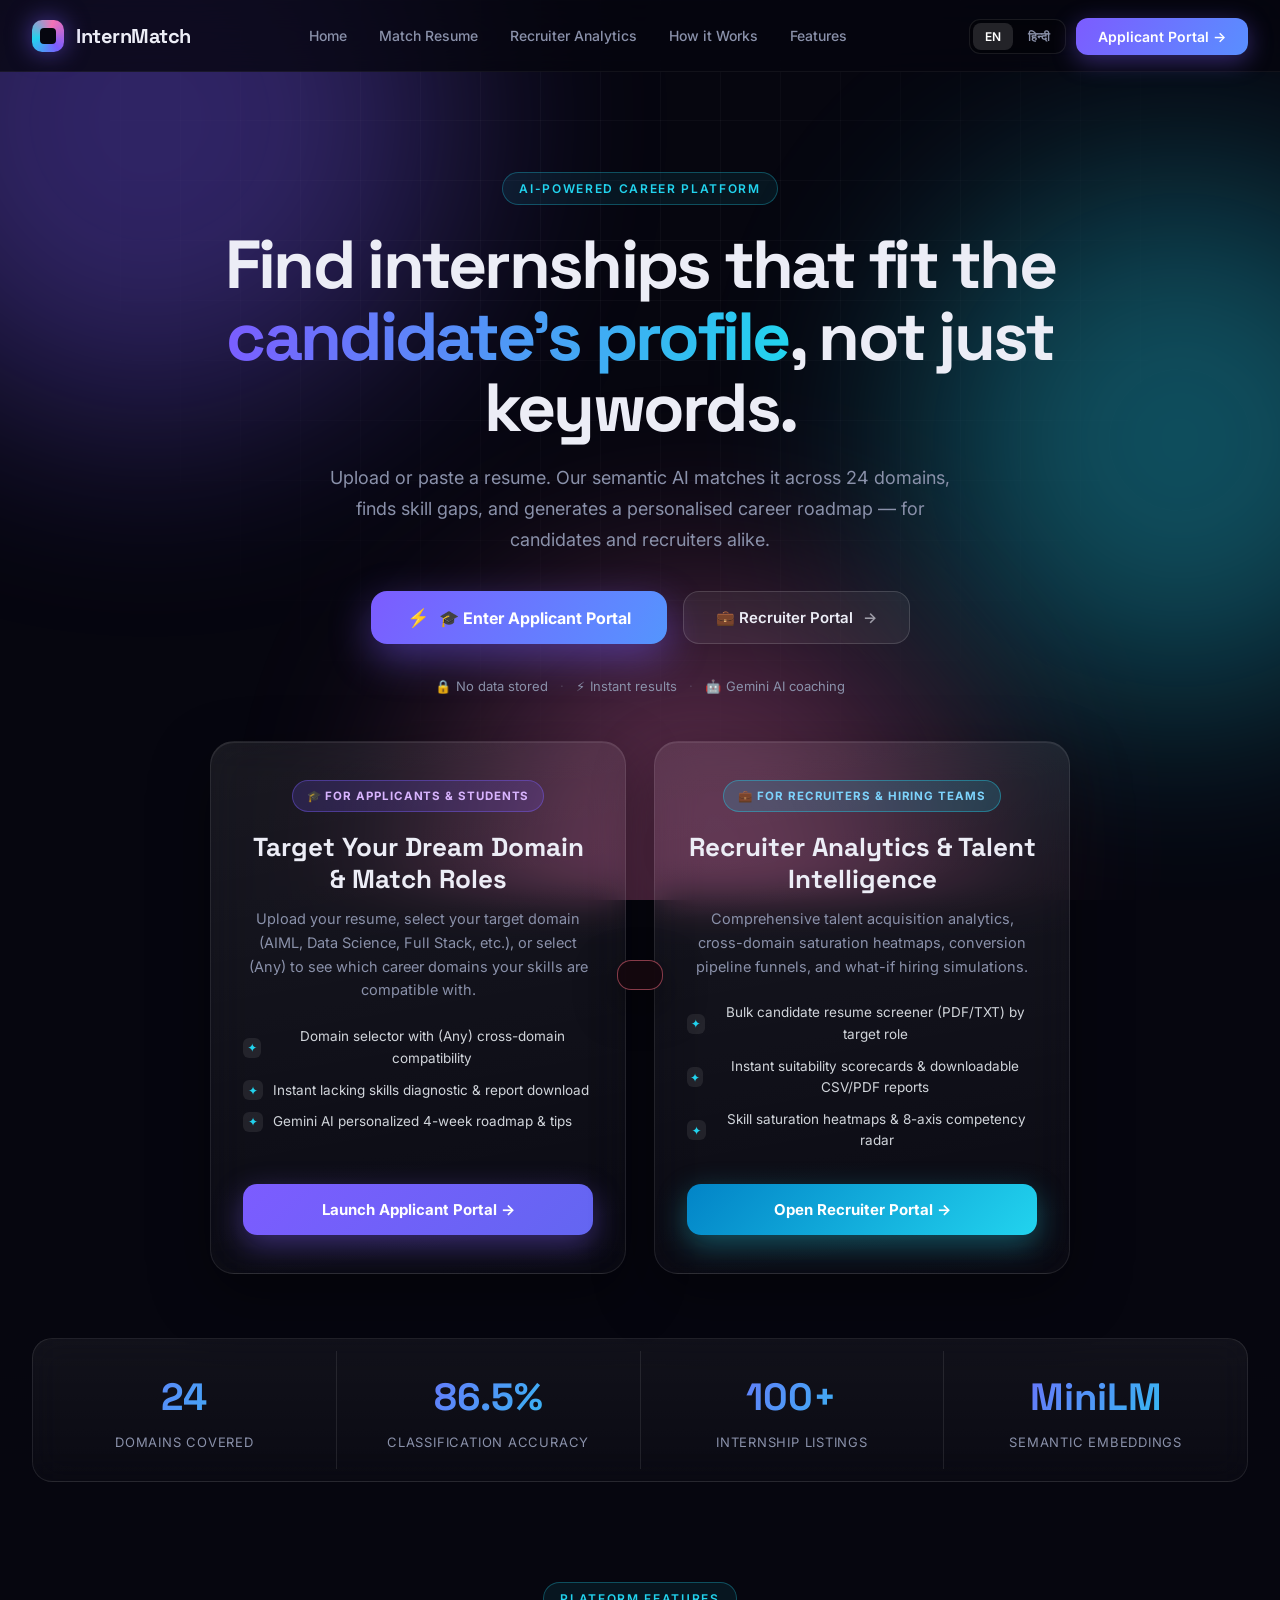
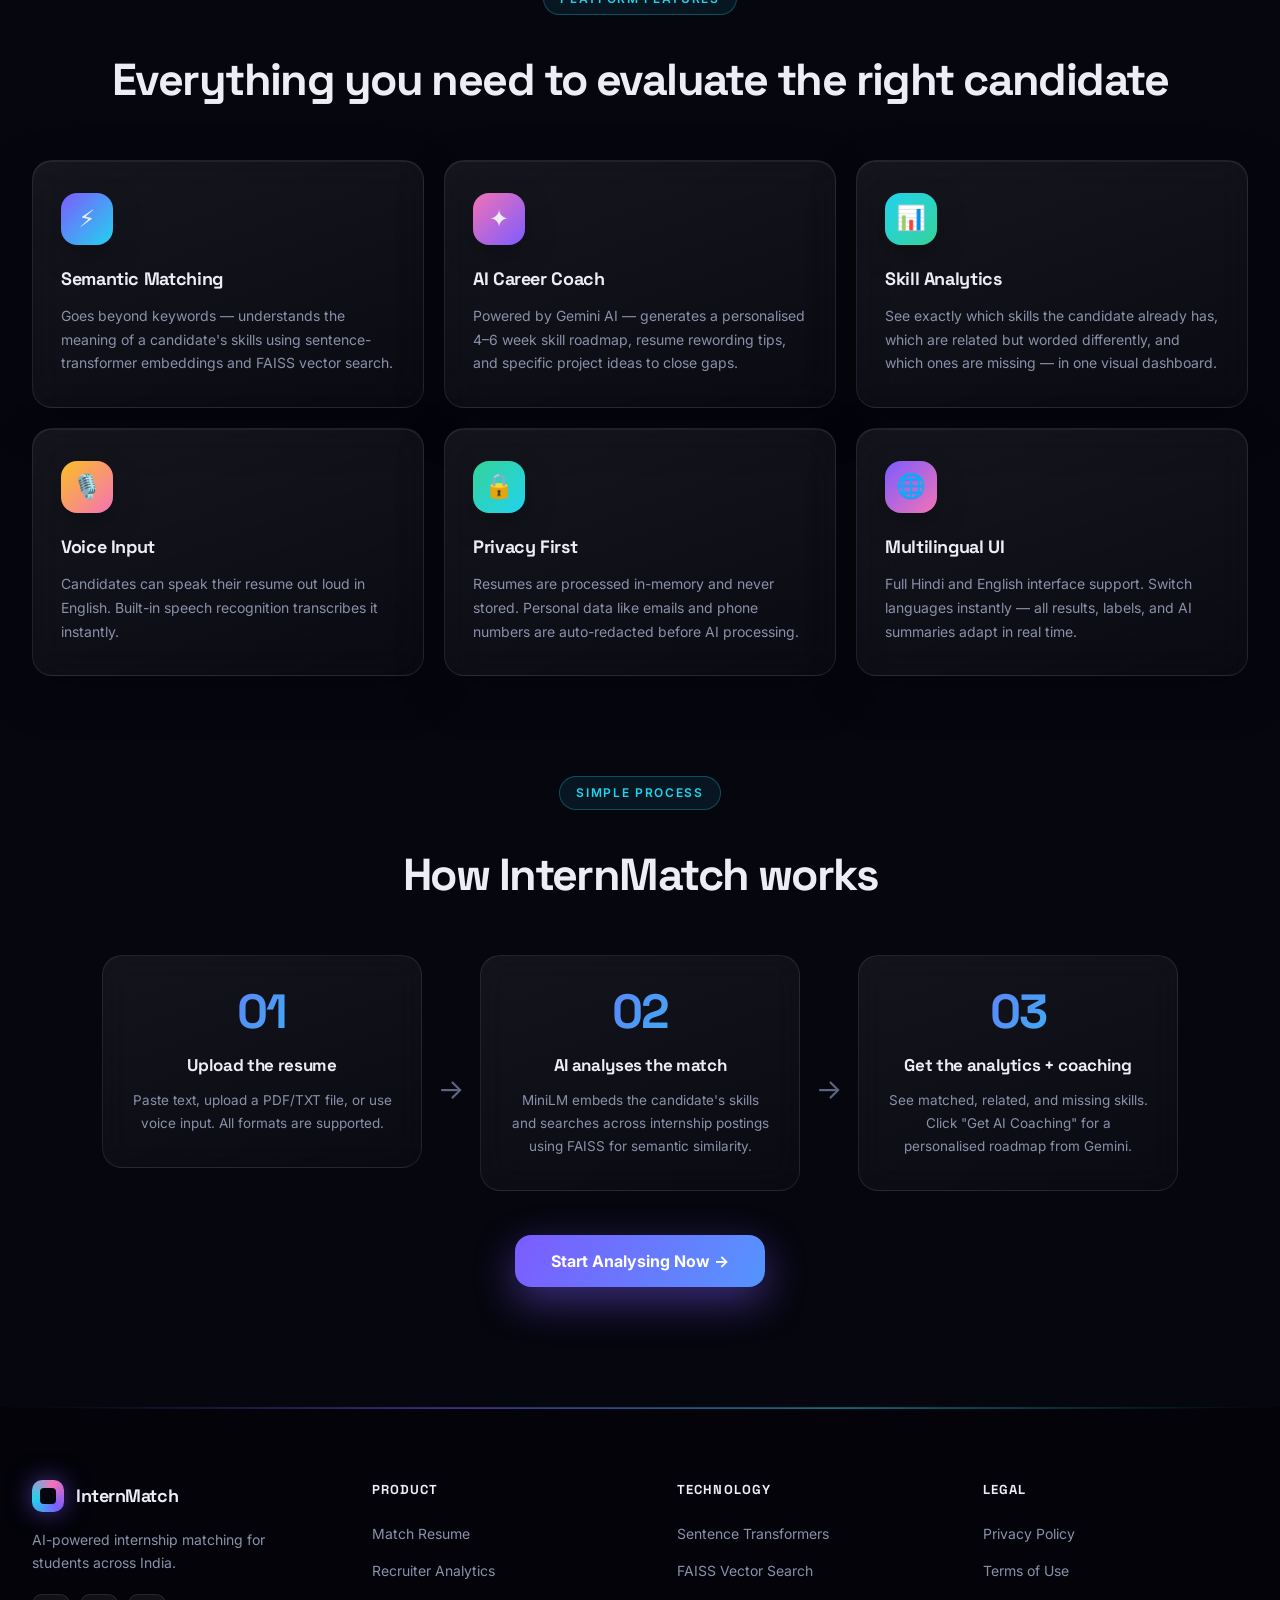
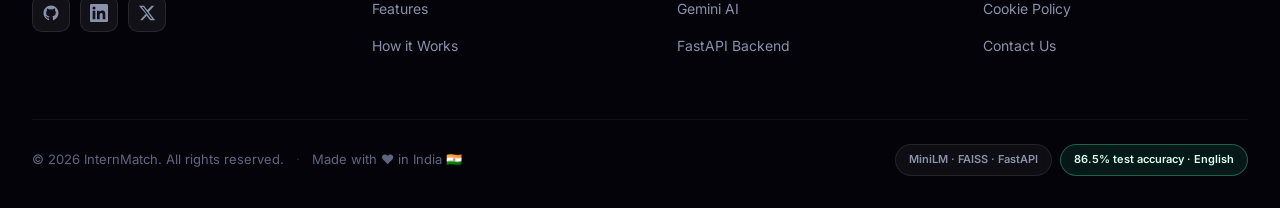
<file: resume-internship matching/frontend/index.html>
<!DOCTYPE html>
<html lang="en">
<head>
  <meta charset="UTF-8" />
  <meta name="viewport" content="width=device-width, initial-scale=1" />
  <title>InternMatch · AI-Powered Internship Matching Platform</title>
  <meta name="description" content="InternMatch uses semantic AI to match your resume with internships across 24 domains. Get skill gap analysis and AI career coaching instantly." />
  <link rel="preconnect" href="https://fonts.googleapis.com" />
  <link href="https://fonts.googleapis.com/css2?family=Inter:wght@400;500;600;700&family=Space+Grotesk:wght@500;600;700&family=Noto+Sans+Devanagari:wght@400;500;600;700&display=swap" rel="stylesheet" />
  <link rel="stylesheet" href="style.css" />
</head>
<body>

  <!-- Background -->
  <div class="aurora"><span class="blob b1"></span><span class="blob b2"></span><span class="blob b3"></span></div>
  <div class="grid-bg"></div>

  <!-- ======================== NAV ======================== -->
  <header class="nav" id="topNav">
    <a class="logo" href="#" onclick="showSection('landing');return false;">
      <span class="logo-mark"></span>
      <span>InternMatch</span>
    </a>
    <nav class="nav-links" id="navLinks">
      <a href="index.html" class="nav-link active" data-i18n="navHome">Home</a>
      <a href="applicant.html" class="nav-link" data-i18n="navMatch">🎓 Applicant Portal</a>
      <a href="recruiter.html" class="nav-link" data-i18n="navAnalytics">💼 Recruiter Portal</a>
      <a href="#how" class="nav-link" data-i18n="navHow">How it Works</a>
      <a href="#features" class="nav-link" data-i18n="navFeatures">Features</a>
    </nav>
    <div class="nav-right">
      <div class="seg" id="langSeg">
        <button data-l="en" class="on">EN</button>
        <button data-l="hi">हिन्दी</button>
      </div>
      <a class="nav-cta" href="applicant.html" style="text-decoration:none">Applicant Portal →</a>
      <button class="hamburger" id="hamburger" aria-label="Menu">
        <span></span><span></span><span></span>
      </button>
    </div>
  </header>

  <!-- ======================== LANDING ======================== -->
  <section id="landing" class="section active">

    <!-- Hero -->
    <div class="hero-wrap">
      <div class="hero">
        <span class="eyebrow" data-i18n="eyebrow">AI-Powered Career & Talent Platform</span>
        <h1 data-i18n-html="h1">Dedicated Portals for <span class="grad">Applicants & Recruiters</span></h1>
        <p class="sub" data-i18n="sub">Connecting students targeting internships across AI/ML, Data Science, and 24 domains with recruiters evaluating candidate supply and pipeline velocity. Choose your portal below:</p>
        <div class="hero-btns">
          <a class="cta-hero" href="applicant.html" style="text-decoration:none">
            <span class="cta-icon">⚡</span>
            <span>🎓 Enter Applicant Portal</span>
          </a>
          <a class="cta-ghost" href="recruiter.html" style="text-decoration:none">
            <span>💼 Recruiter Portal</span>
            <span class="arrow-ico">→</span>
          </a>
        </div>
        <div class="trust-badges">
          <span class="badge-item">🔒 <span data-i18n="badge1">No data stored</span></span>
          <span class="badge-sep">·</span>
          <span class="badge-item">⚡ <span data-i18n="badge2">Instant results</span></span>
          <span class="badge-sep">·</span>
          <span class="badge-item">🤖 <span data-i18n="badge3">Gemini AI coaching</span></span>
        </div>

        <!-- Dual Role Selection Cards -->
        <div class="portals-hero-grid">
          
          <!-- Card 1: Applicant -->
          <div class="portal-card applicant">
            <div>
              <span class="portal-card-badge">🎓 For Applicants & Students</span>
              <h3 class="portal-card-title">Target Your Dream Domain & Match Roles</h3>
              <p class="portal-card-desc">Upload your resume, select your target domain (AIML, Data Science, Full Stack, etc.), or select (Any) to see which career domains your skills are compatible with.</p>
              <ul class="portal-feature-list">
                <li><span class="bullet-icon">✦</span> Domain selector with (Any) cross-domain compatibility</li>
                <li><span class="bullet-icon">✦</span> Instant lacking skills diagnostic & report download</li>
                <li><span class="bullet-icon">✦</span> Gemini AI personalized 4-week roadmap & tips</li>
              </ul>
            </div>
            <a href="applicant.html" class="btn-portal-launch applicant-cta">Launch Applicant Portal →</a>
          </div>

          <!-- Card 2: Recruiter -->
          <div class="portal-card recruiter">
            <div>
              <span class="portal-card-badge">💼 For Recruiters & Hiring Teams</span>
              <h3 class="portal-card-title">Recruiter Analytics & Talent Intelligence</h3>
              <p class="portal-card-desc">Comprehensive talent acquisition analytics, cross-domain saturation heatmaps, conversion pipeline funnels, and what-if hiring simulations.</p>
              <ul class="portal-feature-list">
                <li><span class="bullet-icon">✦</span> Bulk candidate resume screener (PDF/TXT) by target role</li>
                <li><span class="bullet-icon">✦</span> Instant suitability scorecards & downloadable CSV/PDF reports</li>
                <li><span class="bullet-icon">✦</span> Skill saturation heatmaps & 8-axis competency radar</li>
              </ul>
            </div>
            <a href="recruiter.html" class="btn-portal-launch recruiter-cta">Open Recruiter Portal →</a>
          </div>

        </div>

      </div>
    </div>

    <!-- Stats Bar -->
    <div class="stats-bar">
      <div class="stat-wrap">
        <div class="stat"><span class="stat-num">24</span><span class="stat-label" data-i18n="stat1">Domains covered</span></div>
        <div class="stat-div"></div>
        <div class="stat"><span class="stat-num">86.5%</span><span class="stat-label" data-i18n="stat2">Classification accuracy</span></div>
        <div class="stat-div"></div>
        <div class="stat"><span class="stat-num">100+</span><span class="stat-label" data-i18n="stat3">Internship listings</span></div>
        <div class="stat-div"></div>
        <div class="stat"><span class="stat-num">MiniLM</span><span class="stat-label" data-i18n="stat4">Semantic embeddings</span></div>
      </div>
    </div>

    <!-- Features -->
    <div class="section-content" id="features">
      <div class="section-header">
        <span class="eyebrow" data-i18n="featEyebrow">Platform Features</span>
        <h2 data-i18n="featTitle">Everything you need to land the right internship</h2>
      </div>
      <div class="features-grid">
        <div class="feat-card">
          <div class="feat-icon" style="background:linear-gradient(135deg,#7c5cff,#22d3ee)">⚡</div>
          <h3 data-i18n="f1t">Semantic Matching</h3>
          <p data-i18n="f1d">Goes beyond keywords — understands the meaning of your skills using sentence-transformer embeddings and FAISS vector search.</p>
        </div>
        <div class="feat-card">
          <div class="feat-icon" style="background:linear-gradient(135deg,#f472b6,#7c5cff)">✦</div>
          <h3 data-i18n="f2t">AI Career Coach</h3>
          <p data-i18n="f2d">Powered by Gemini AI — get a personalised 4–6 week skill roadmap, resume rewording tips, and specific project ideas to close gaps.</p>
        </div>
        <div class="feat-card">
          <div class="feat-icon" style="background:linear-gradient(135deg,#22d3ee,#34d399)">📊</div>
          <h3 data-i18n="f3t">Skill Gap Report</h3>
          <p data-i18n="f3d">See exactly which skills you already have, which are related but worded differently, and which ones to build — all in one visual report.</p>
        </div>
        <div class="feat-card">
          <div class="feat-icon" style="background:linear-gradient(135deg,#fbbf24,#f472b6)">🎙️</div>
          <h3 data-i18n="f4t">Voice Input</h3>
          <p data-i18n="f4d">Speak your resume out loud in English or Hindi. Built-in speech recognition transcribes it instantly for you.</p>
        </div>
        <div class="feat-card">
          <div class="feat-icon" style="background:linear-gradient(135deg,#34d399,#22d3ee)">🔒</div>
          <h3 data-i18n="f5t">Privacy First</h3>
          <p data-i18n="f5d">Your resume is processed in-memory and never stored. Personal data like emails and phone numbers are auto-redacted before AI processing.</p>
        </div>
        <div class="feat-card">
          <div class="feat-icon" style="background:linear-gradient(135deg,#7c5cff,#f472b6)">🌐</div>
          <h3 data-i18n="f6t">Multilingual UI</h3>
          <p data-i18n="f6d">Full Hindi and English interface support. Switch languages instantly — all results, labels, and AI summaries adapt in real time.</p>
        </div>
      </div>
    </div>

    <!-- How it Works -->
    <div class="section-content" id="how">
      <div class="section-header">
        <span class="eyebrow" data-i18n="howEyebrow">Simple Process</span>
        <h2 data-i18n="howTitle">How InternMatch works</h2>
      </div>
      <div class="steps-row">
        <div class="step-card">
          <div class="step-num">01</div>
          <h4 data-i18n="s1t">Upload your resume</h4>
          <p data-i18n="s1d">Paste text, upload a PDF/TXT file, or speak your resume using voice input. We handle all formats.</p>
        </div>
        <div class="step-arrow">→</div>
        <div class="step-card">
          <div class="step-num">02</div>
          <h4 data-i18n="s2t">AI analyses the match</h4>
          <p data-i18n="s2d">MiniLM embeds your skills and searches across internship postings using FAISS for semantic similarity.</p>
        </div>
        <div class="step-arrow">→</div>
        <div class="step-card">
          <div class="step-num">03</div>
          <h4 data-i18n="s3t">Get your report + coaching</h4>
          <p data-i18n="s3d">See matched, related, and missing skills. Click "Get AI Coaching" for a personalised roadmap from Gemini.</p>
        </div>
      </div>
      <div style="text-align:center;margin-top:44px">
        <button class="cta-hero" onclick="showSection('app')" data-i18n="howCta">Start Matching Now →</button>
      </div>
    </div>

  </section>

  <!-- ======================== APP ======================== -->
  <section id="app" class="section">
    <div class="app-inner wrap">

      <!-- Back -->
      <div class="app-breadcrumb">
        <button class="back-btn" onclick="showSection('landing')">← <span data-i18n="back">Back to Home</span></button>
        <span class="bread-sep">/</span>
        <span class="bread-cur" data-i18n="navMatch">Match Resume</span>
      </div>

      <!-- Composer Header -->
      <section class="hero">
        <span class="eyebrow" data-i18n="eyebrow">Semantic matching engine</span>
        <h1 data-i18n-html="h1">Find internships that fit your <span class="grad">resume's meaning</span>, not just its keywords.</h1>
        <p class="sub" data-i18n="sub">Upload or paste your resume. Our semantic AI matches it across 24 domains, finds skill gaps, and gives you a personalised career roadmap.</p>
      </section>

      <section class="card composer">
        <div class="tabs" role="tablist">
          <button class="tab active" data-mode="paste" data-i18n="tabPaste">Paste text</button>
          <button class="tab" data-mode="upload" data-i18n="tabUpload">Upload file</button>
        </div>

        <div class="pane show" id="pane-paste">
          <textarea id="resume" spellcheck="false" data-i18n-ph="ph"
            placeholder="Paste the full resume here. First line = job title, then Summary, Experience, Skills..."></textarea>
          <div class="voice-bar">
            <button type="button" id="micBtn" class="mic"><span class="mic-dot"></span><span id="micLabel">Speak your resume</span></button>
            <select id="voiceLang" title="Speaking language">
              <option value="en-IN">English (India)</option>
              <option value="en-US">English (US)</option>
              <option value="en-GB">English (UK)</option>
              <option value="hi-IN">हिन्दी (भारत)</option>
            </select>
            <span class="count"><span id="charCount">0</span> <span data-i18n="chars">characters</span></span>
          </div>
          <p class="mic-hint" data-i18n="hint"></p>
        </div>

        <div class="pane" id="pane-upload">
          <label class="drop" id="drop">
            <input type="file" id="fileInput" accept=".pdf,.txt" hidden />
            <div class="drop-ico"><span></span></div>
            <strong id="dropTitle">Drop your resume here</strong>
            <small id="dropSub">PDF or TXT · or click to browse</small>
          </label>
        </div>

        <div class="actions">
          <div class="seg" id="kSeg">
            <span class="seg-label" data-i18n="results">Results</span>
            <button data-k="3" class="on" data-i18n="top3">Top 3</button>
            <button data-k="5" data-i18n="top5">Top 5</button>
          </div>
          <button class="cta" id="analyze">
            <span class="cta-text" data-i18n="analyze">Analyze resume</span>
            <span class="spinner"></span>
          </button>
        </div>
      </section>

      <!-- Results -->
      <section id="results" class="results" hidden>
        <details class="card xlate" id="xlate" hidden>
          <summary data-i18n="xlateTitle">What we understood (English version of your resume)</summary>
          <pre id="xlateText"></pre>
        </details>

        <div class="summary card">
          <div class="sum-item"><small data-i18n="sTitle">Detected title</small><strong id="sTitle">-</strong></div>
          <div class="sum-item"><small data-i18n="sSkills">Skills detected</small><strong id="sSkills">0</strong></div>
          <div class="sum-item"><small data-i18n="sCat">Predicted domain</small><strong id="sCat" class="cap">-</strong></div>
        </div>

        <!-- Lacking Skills Report for Applicants -->
        <div class="card gap-report-card" id="gapReportCard">
          <div class="gap-report-head">
            <div class="gap-report-meta">
              <span class="badge warn">Candidate Growth Diagnostic</span>
              <h3>Lacking Skills & Competency Gap Report</h3>
              <p>Key skills missing from your resume that are required across matched internship listings. Bridge these gaps to maximize candidate hiring readiness.</p>
            </div>
            <button class="btn-download-gap" id="downloadGapReportBtn" type="button" title="Download your personalized lacking skills report">
              <svg width="15" height="15" viewBox="0 0 24 24" fill="none" stroke="currentColor" stroke-width="2"><path d="M21 15v4a2 2 0 0 1-2 2H5a2 2 0 0 1-2-2v-4"/><polyline points="7 10 12 15 17 10"/><line x1="12" y1="15" x2="12" y2="3"/></svg>
              Download Lacking Skills Report
            </button>
          </div>
          <div class="gap-report-body" id="gapReportBody"></div>
        </div>

        <div class="grid2">
          <div class="card cats">
            <h3 data-i18n="domProb">Domain probabilities</h3>
            <div id="catBars"></div>
          </div>
          <div class="matches" id="matches"></div>
        </div>
      </section>
    </div>
  </section>

  <!-- ======================== FOOTER ======================== -->
  <footer class="footer" id="siteFooter">
    <div class="footer-inner">
      <div class="footer-top">
        <div class="footer-brand">
          <div class="logo footer-logo">
            <span class="logo-mark"></span>
            <span>InternMatch</span>
          </div>
          <p class="footer-tagline" data-i18n="footerTagline">AI-powered internship matching for students across India.</p>
          <div class="footer-socials">
            <a href="#" class="social-link" aria-label="GitHub" title="GitHub">
              <svg width="18" height="18" viewBox="0 0 24 24" fill="currentColor"><path d="M12 2C6.477 2 2 6.484 2 12.021c0 4.428 2.865 8.184 6.839 9.504.5.092.682-.217.682-.483 0-.237-.008-.868-.013-1.703-2.782.605-3.369-1.343-3.369-1.343-.454-1.155-1.11-1.463-1.11-1.463-.908-.62.069-.608.069-.608 1.003.07 1.531 1.032 1.531 1.032.892 1.53 2.341 1.088 2.91.832.092-.647.35-1.088.636-1.338-2.22-.253-4.555-1.113-4.555-4.951 0-1.093.39-1.988 1.029-2.688-.103-.253-.446-1.272.098-2.65 0 0 .84-.27 2.75 1.026A9.564 9.564 0 0 1 12 6.844a9.59 9.59 0 0 1 2.504.337c1.909-1.296 2.747-1.027 2.747-1.027.546 1.379.202 2.398.1 2.651.64.7 1.028 1.595 1.028 2.688 0 3.848-2.339 4.695-4.566 4.943.359.309.678.92.678 1.855 0 1.338-.012 2.419-.012 2.747 0 .268.18.58.688.482A10.02 10.02 0 0 0 22 12.021C22 6.484 17.522 2 12 2z"/></svg>
            </a>
            <a href="#" class="social-link" aria-label="LinkedIn" title="LinkedIn">
              <svg width="18" height="18" viewBox="0 0 24 24" fill="currentColor"><path d="M20.447 20.452h-3.554v-5.569c0-1.328-.027-3.037-1.852-3.037-1.853 0-2.136 1.445-2.136 2.939v5.667H9.351V9h3.414v1.561h.046c.477-.9 1.637-1.85 3.37-1.85 3.601 0 4.267 2.37 4.267 5.455v6.286zM5.337 7.433a2.062 2.062 0 0 1-2.063-2.065 2.064 2.064 0 1 1 2.063 2.065zm1.782 13.019H3.555V9h3.564v11.452zM22.225 0H1.771C.792 0 0 .774 0 1.729v20.542C0 23.227.792 24 1.771 24h20.451C23.2 24 24 23.227 24 22.271V1.729C24 .774 23.2 0 22.222 0h.003z"/></svg>
            </a>
            <a href="#" class="social-link" aria-label="Twitter/X" title="Twitter / X">
              <svg width="18" height="18" viewBox="0 0 24 24" fill="currentColor"><path d="M18.244 2.25h3.308l-7.227 8.26 8.502 11.24H16.17l-4.714-6.231-5.401 6.231H2.746l7.73-8.835L1.254 2.25H8.08l4.259 5.628 5.905-5.628zm-1.161 17.52h1.833L7.084 4.126H5.117z"/></svg>
            </a>
          </div>
        </div>

        <div class="footer-links-grid">
          <div class="footer-col">
            <h5 class="footer-col-title" data-i18n="fcProduct">Product</h5>
            <ul>
              <li><a href="#" onclick="showSection('app');return false;" data-i18n="fcMatch">Match Resume</a></li>
              <li><a href="analytics.html" data-i18n="fcAnalytics">Recruiter Analytics</a></li>
              <li><a href="#features" onclick="showSection('landing');return false;" data-i18n="fcFeatures">Features</a></li>
              <li><a href="#how" onclick="showSection('landing');return false;" data-i18n="fcHow">How it Works</a></li>
            </ul>
          </div>
          <div class="footer-col">
            <h5 class="footer-col-title" data-i18n="fcTech">Technology</h5>
            <ul>
              <li><a href="https://www.sbert.net/" target="_blank" rel="noopener">Sentence Transformers</a></li>
              <li><a href="https://faiss.ai/" target="_blank" rel="noopener">FAISS Vector Search</a></li>
              <li><a href="https://ai.google.dev/" target="_blank" rel="noopener">Gemini AI</a></li>
              <li><a href="https://fastapi.tiangolo.com/" target="_blank" rel="noopener">FastAPI Backend</a></li>
            </ul>
          </div>
          <div class="footer-col">
            <h5 class="footer-col-title" data-i18n="fcLegal">Legal</h5>
            <ul>
              <li><a href="#" data-i18n="fcPrivacy">Privacy Policy</a></li>
              <li><a href="#" data-i18n="fcTerms">Terms of Use</a></li>
              <li><a href="#" data-i18n="fcCookies">Cookie Policy</a></li>
              <li><a href="#" data-i18n="fcContact">Contact Us</a></li>
            </ul>
          </div>
        </div>
      </div>

      <div class="footer-bottom">
        <div class="footer-bottom-left">
          <span data-i18n="copyright">© 2026 InternMatch. All rights reserved.</span>
          <span class="footer-sep">·</span>
          <span data-i18n="madeIn">Made with ❤️ in India 🇮🇳</span>
        </div>
        <div class="footer-bottom-right">
          <span class="pill" style="font-size:11px">MiniLM · FAISS · FastAPI</span>
          <span class="pill pill-glow" style="font-size:11px" data-i18n="pillAcc">86.5% accuracy · English</span>
        </div>
      </div>
    </div>
  </footer>

  <div class="toast" id="toast"></div>
  <script src="app.js"></script>
</body>
</html>
</file>
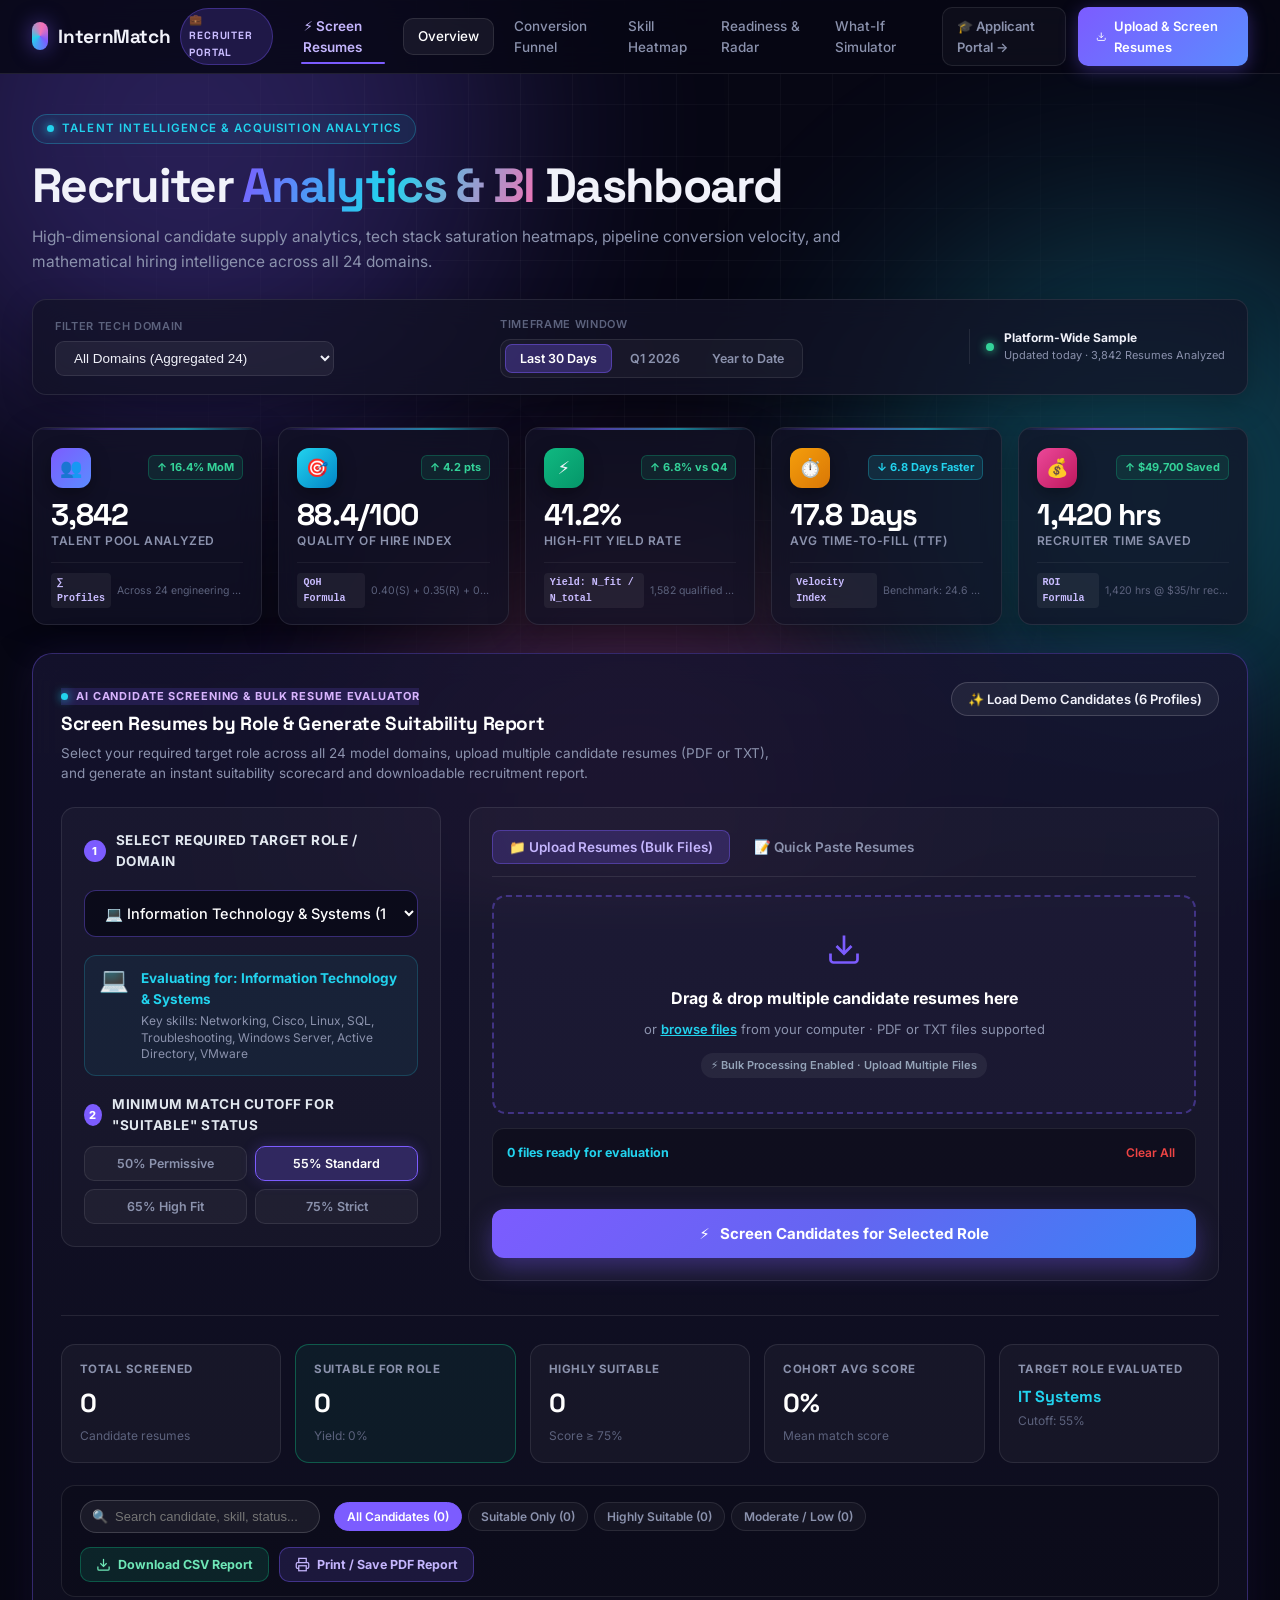
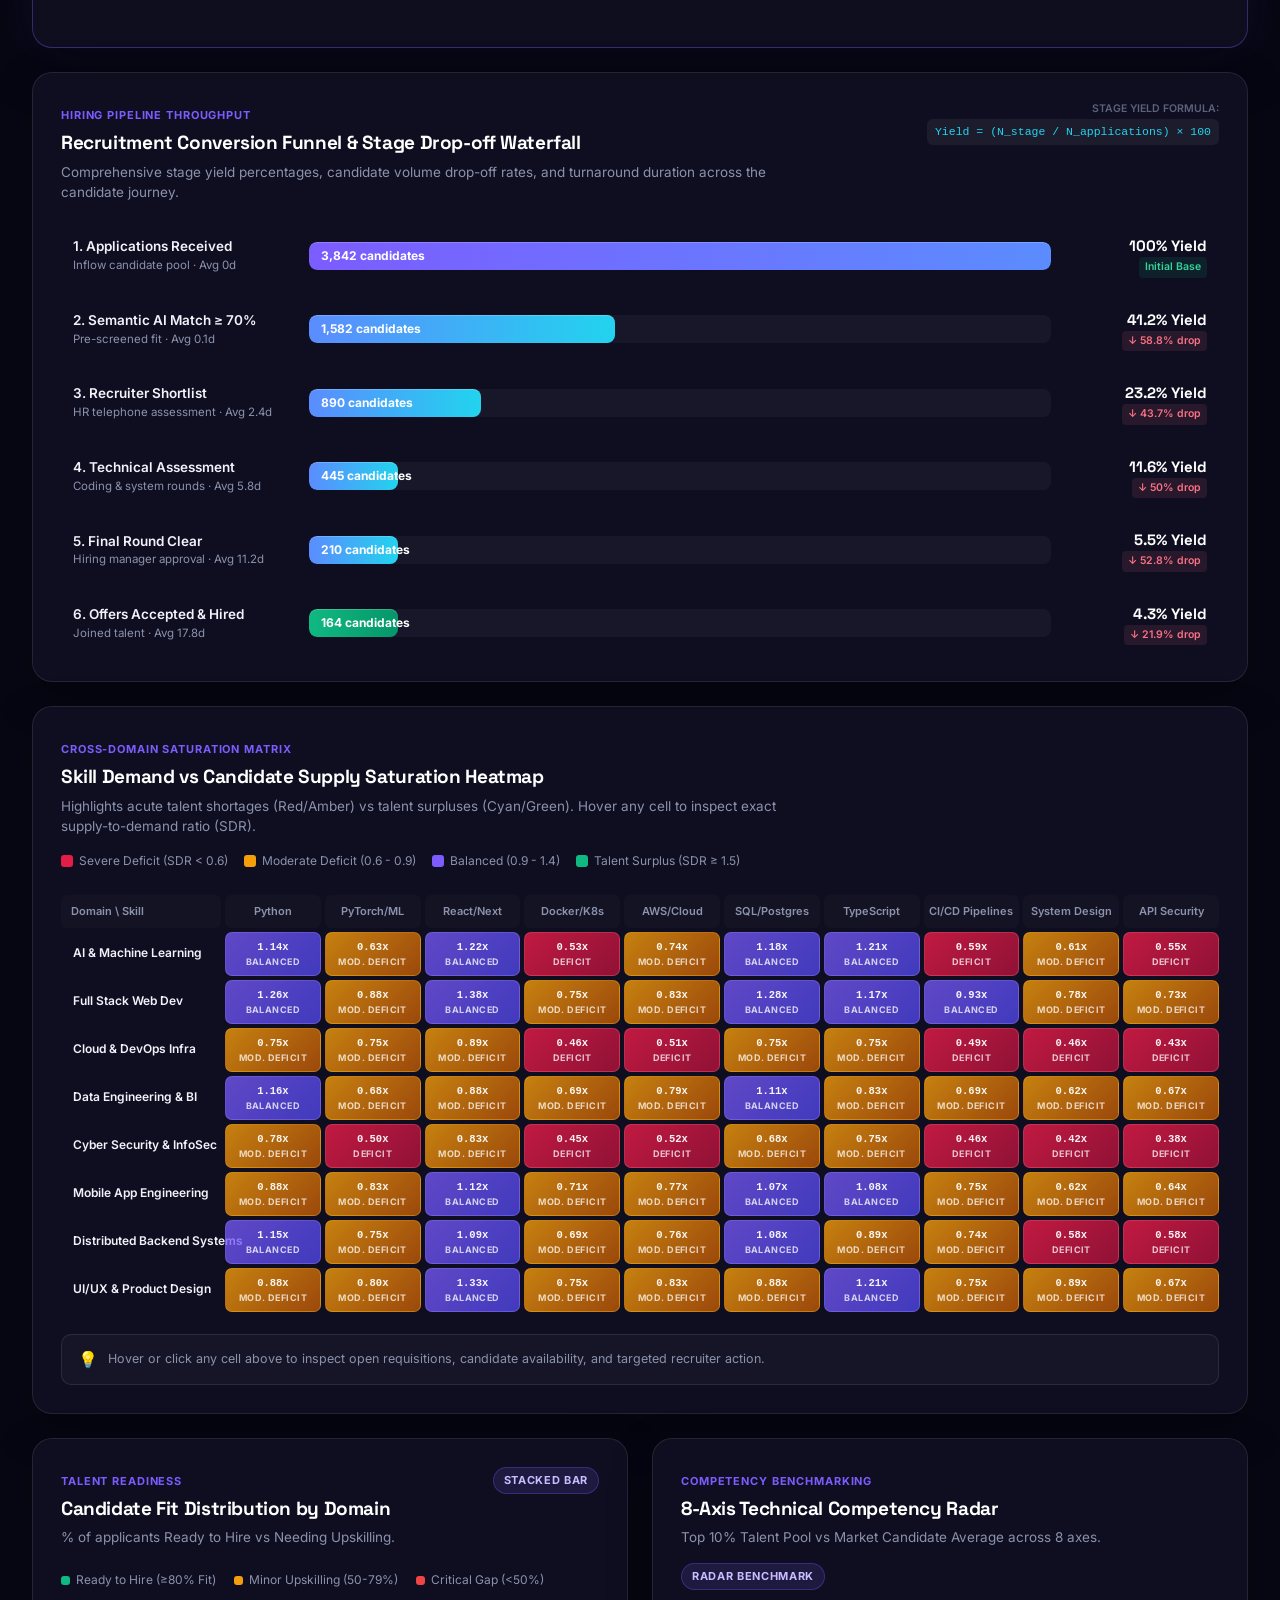
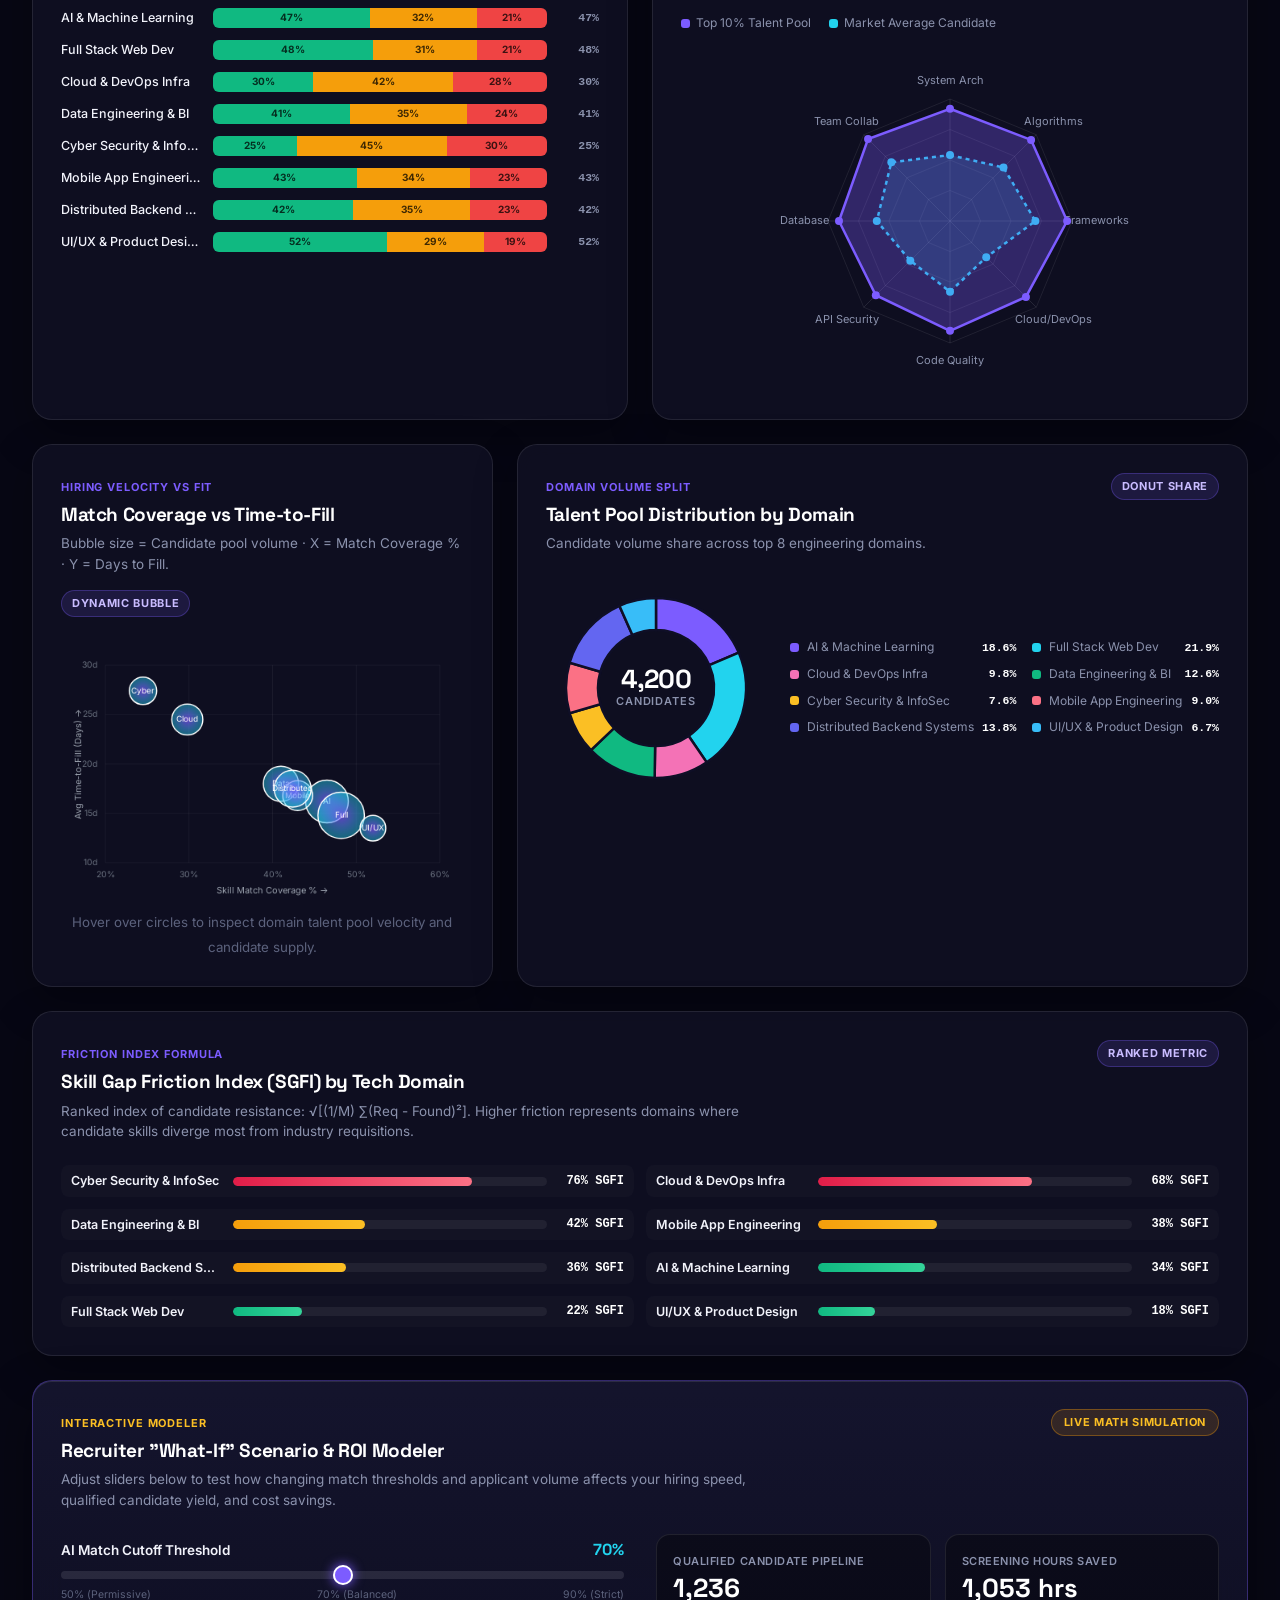
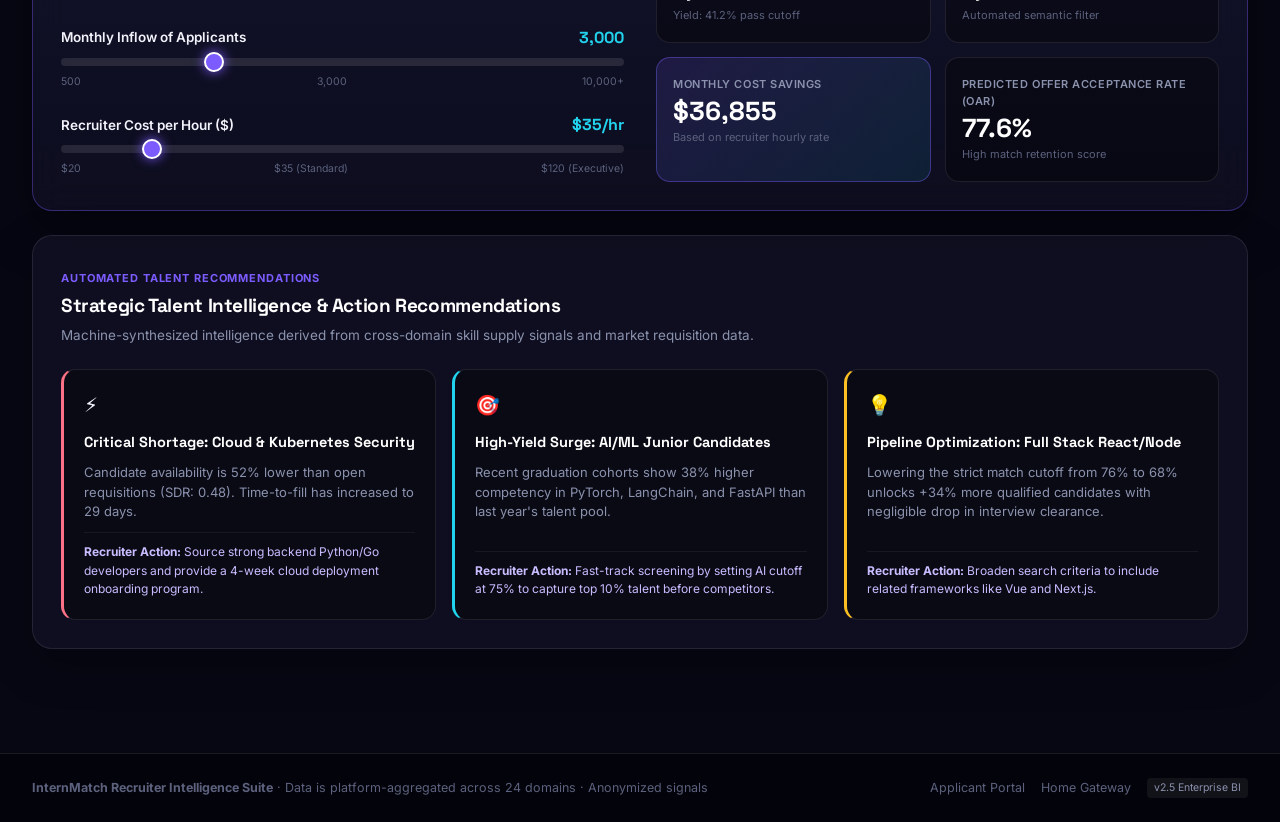
<file: resume-internship matching/frontend/analytics.html>
<!DOCTYPE html>
<html lang="en">
<head>
  <meta charset="UTF-8" />
  <meta http-equiv="refresh" content="0; url=recruiter.html" />
  <title>Redirecting to Recruiter Portal · InternMatch</title>
  <script>window.location.replace("recruiter.html");</script>
</head>
<body style="background:#070714;color:#fff;font-family:sans-serif;display:flex;align-items:center;justify-content:center;height:100vh;margin:0;">
  <p>Redirecting to <a href="recruiter.html" style="color:#22d3ee">Recruiter Portal</a>...</p>
</body>
</html>
</file>
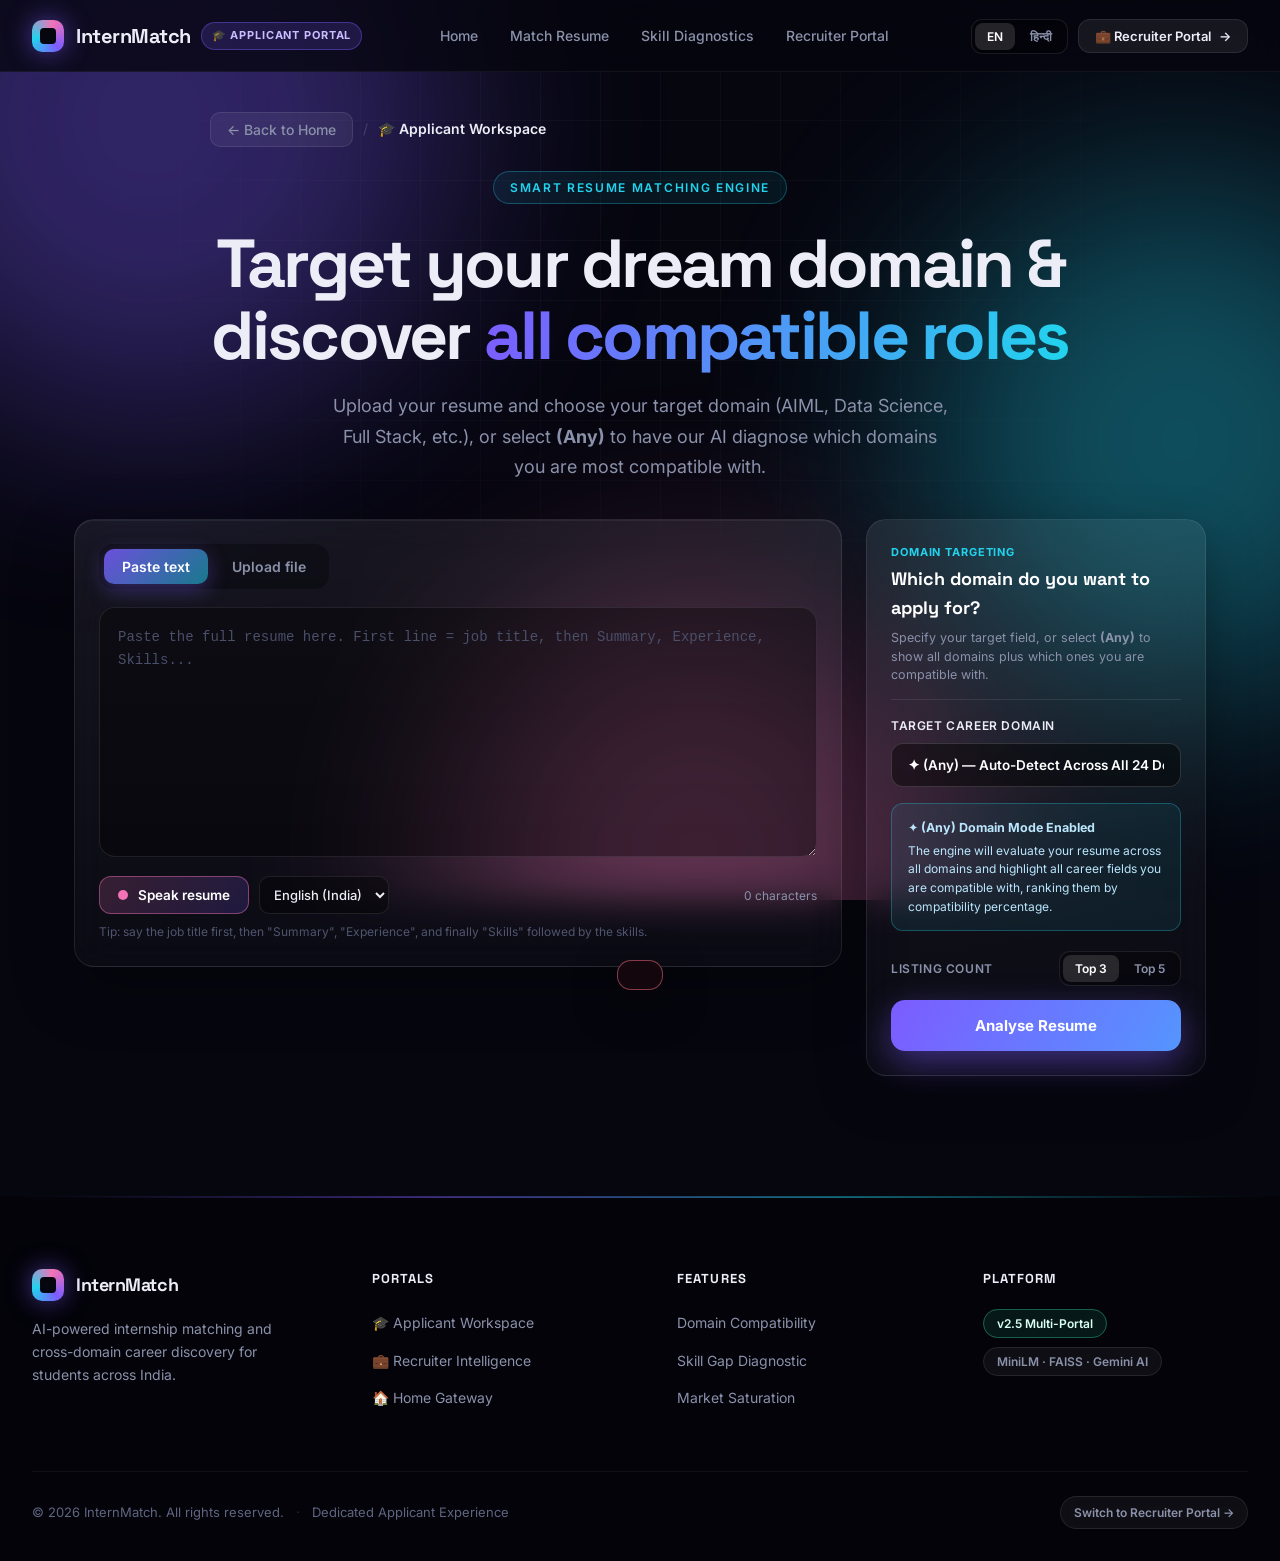
<file: resume-internship matching/frontend/applicant.html>
<!DOCTYPE html>
<html lang="en">
<head>
  <meta charset="UTF-8" />
  <meta name="viewport" content="width=device-width, initial-scale=1" />
  <title>Applicant Portal · AI Internship & Domain Matcher · InternMatch</title>
  <meta name="description" content="Candidate and student portal: match your resume against AI/ML, Data Science, Web, Cloud, and 24 domains, discover cross-domain compatibility, and get skill gap roadmaps." />
  <link rel="preconnect" href="https://fonts.googleapis.com" />
  <link href="https://fonts.googleapis.com/css2?family=Inter:wght@400;500;600;700&family=Space+Grotesk:wght@500;600;700&family=Noto+Sans+Devanagari:wght@400;500;600;700&display=swap" rel="stylesheet" />
  <link rel="stylesheet" href="style.css" />
</head>
<body>

  <!-- Ambient Aurora Background -->
  <div class="aurora"><span class="blob b1"></span><span class="blob b2"></span><span class="blob b3"></span></div>
  <div class="grid-bg"></div>

  <!-- ======================== NAVIGATION ======================== -->
  <header class="nav" id="topNav">
    <div style="display:flex;align-items:center">
      <a class="logo" href="index.html">
        <span class="logo-mark"></span>
        <span>InternMatch</span>
      </a>
      <span class="portal-badge">🎓 Applicant Portal</span>
    </div>

    <nav class="nav-links" id="navLinks">
      <a href="index.html" class="nav-link" data-i18n="navHome">Home</a>
      <a href="applicant.html" class="nav-link active" data-i18n="navMatch">Match Resume</a>
      <a href="#gapReportCard" class="nav-link">Skill Diagnostics</a>
      <a href="recruiter.html" class="nav-link">Recruiter Portal</a>
    </nav>

    <div class="nav-right">
      <div class="seg" id="langSeg">
        <button data-l="en" class="on">EN</button>
        <button data-l="hi">हिन्दी</button>
      </div>
      <a href="recruiter.html" class="btn-portal-switch" title="Go to Recruiter Intelligence Suite">
        <span>💼 Recruiter Portal</span>
        <span>→</span>
      </a>
      <button class="hamburger" id="hamburger" aria-label="Menu">
        <span></span><span></span><span></span>
      </button>
    </div>
  </header>

  <!-- ======================== MAIN APPLICANT WORKSPACE ======================== -->
  <main class="wrap app-inner" style="padding-top:40px">

    <!-- Breadcrumb & Header -->
    <div class="app-breadcrumb">
      <a href="index.html" class="back-btn">← <span data-i18n="back">Home</span></a>
      <span class="bread-sep">/</span>
      <span class="bread-cur">🎓 Applicant Workspace</span>
    </div>

    <section class="hero" style="margin-bottom:32px">
      <span class="eyebrow">Smart Resume Matching Engine</span>
      <h1>Target your dream domain & discover <span class="grad">all compatible roles</span></h1>
      <p class="sub">Upload your resume and choose your target domain (AIML, Data Science, Full Stack, etc.), or select <strong>(Any)</strong> to have our AI diagnose which domains you are most compatible with.</p>
    </section>

    <!-- Two-Column Composer Layout (Main Resume Input + Side Domain Selector) -->
    <div class="composer-two-col">

      <!-- Left Column: Resume Input Tabs & Textarea/Upload -->
      <div class="composer-main-col">
        <section class="card composer" style="max-width:100%;margin:0">
          <div class="tabs" role="tablist">
            <button class="tab active" data-mode="paste" data-i18n="tabPaste">Paste text</button>
            <button class="tab" data-mode="upload" data-i18n="tabUpload">Upload file</button>
          </div>

          <div class="pane show" id="pane-paste">
            <textarea id="resume" spellcheck="false" data-i18n-ph="ph"
              placeholder="Paste your resume here. e.g. First line = Target title, then Summary, Experience, Skills (Python, PyTorch, SQL, etc.)..."></textarea>
            <div class="voice-bar">
              <button type="button" id="micBtn" class="mic"><span class="mic-dot"></span><span id="micLabel">Speak your resume</span></button>
              <select id="voiceLang" title="Speaking language">
                <option value="en-IN">English (India)</option>
                <option value="en-US">English (US)</option>
                <option value="en-GB">English (UK)</option>
                <option value="hi-IN">हिन्दी (भारत)</option>
              </select>
              <span class="count"><span id="charCount">0</span> <span data-i18n="chars">characters</span></span>
            </div>
            <p class="mic-hint" data-i18n="hint"></p>
          </div>

          <div class="pane" id="pane-upload">
            <label class="drop" id="drop">
              <input type="file" id="fileInput" accept=".pdf,.txt" hidden />
              <div class="drop-ico"><span></span></div>
              <strong id="dropTitle">Drop your resume here</strong>
              <small id="dropSub">PDF or TXT · or click to browse</small>
            </label>
          </div>
        </section>
      </div>

      <!-- Right Column: Target Domain Selector Side Card -->
      <aside class="domain-side-col">
        <div class="domain-side-card">
          <div class="domain-side-header">
            <span class="domain-side-tag">Domain Targeting</span>
            <h3 class="domain-side-title">Which domain do you want to apply for?</h3>
            <p class="domain-side-desc">Specify your target field, or select <strong>(Any)</strong> to show all domains plus which ones you are compatible with.</p>
          </div>

          <div class="domain-select-wrap">
            <label for="domainSelect" class="domain-select-label">Target Career Domain</label>
            <select id="domainSelect" class="domain-custom-select">
              <option value="any" class="opt-any" selected>✦ (Any) — Auto-Detect Across All 24 Domains</option>
              
              <optgroup label="Popular Tech Tracks">
                <option value="aiml">🤖 AI & Machine Learning (AIML)</option>
                <option value="data-science">📊 Data Science & Big Data</option>
                <option value="fullstack">🌐 Web & Full Stack Development</option>
                <option value="cloud-devops">☁️ Cloud Computing & DevOps</option>
                <option value="cybersecurity">🛡️ Cybersecurity & InfoSec</option>
              </optgroup>

              <optgroup label="Technology & Engineering (Model Categories)">
                <option value="information-technology">💻 Information Technology & Systems</option>
                <option value="engineering">⚙️ Core Engineering & Robotics</option>
                <option value="automobile">🚗 Automobile & Automotive Engineering</option>
                <option value="aviation">✈️ Aviation & Aerospace</option>
                <option value="construction">🏗️ Construction & Civil Engineering</option>
              </optgroup>

              <optgroup label="Business, Finance & Consulting">
                <option value="business-development">💼 Business Development & Strategy</option>
                <option value="finance">📈 Finance & Investments</option>
                <option value="banking">🏦 Banking & Financial Services</option>
                <option value="accountant">📑 Accounting & Auditing</option>
                <option value="consultant">👔 Management & Strategy Consulting</option>
                <option value="sales">🤝 Sales & Account Management</option>
              </optgroup>

              <optgroup label="HR, Legal & Communications">
                <option value="hr">👥 Human Resources (HR) & Talent</option>
                <option value="advocate">⚖️ Legal & Advocate Services</option>
                <option value="public-relations">📢 Public Relations & Communications</option>
                <option value="digital-media">📱 Digital Marketing & Media</option>
              </optgroup>

              <optgroup label="Healthcare, Education & Services">
                <option value="healthcare">🏥 Healthcare & Medical Services</option>
                <option value="teacher">📚 Education, Teaching & Academics</option>
                <option value="designer">🎨 Design, UI/UX & Creative Arts</option>
                <option value="arts">🎭 Creative Arts & Entertainment</option>
                <option value="chef">👨‍🍳 Culinary Arts & Chef Management</option>
                <option value="fitness">🏋️ Fitness, Sports & Wellness</option>
                <option value="apparel">👗 Fashion, Apparel & Merchandising</option>
                <option value="agriculture">🌾 Agriculture & Agritech</option>
                <option value="bpo">🎧 BPO & Customer Operations</option>
              </optgroup>
            </select>
          </div>

          <!-- Dynamic Helper Tip Box -->
          <div class="domain-helper-box active-any" id="domainHelperBox">
            <strong id="helperBoxTitle">✦ (Any) Domain Mode Enabled</strong>
            <span id="helperBoxDesc">The engine will evaluate your resume across all domains and highlight all career fields you are compatible with, ranking them by compatibility percentage.</span>
          </div>

          <!-- Controls: Top-K & Primary CTA -->
          <div class="domain-side-controls">
            <div style="display:flex;justify-content:space-between;align-items:center">
              <span style="font-size:12px;font-weight:600;color:var(--mut);text-transform:uppercase;letter-spacing:.05em">Listing Count</span>
              <div class="seg" id="kSeg">
                <button data-k="3" class="on" data-i18n="top3">Top 3</button>
                <button data-k="5" data-i18n="top5">Top 5</button>
              </div>
            </div>

            <button class="cta" id="analyze">
              <span class="cta-text" data-i18n="analyze">⚡ Analyze & Match</span>
              <span class="spinner"></span>
            </button>
          </div>
        </div>
      </aside>

    </div>

    <!-- ======================== RESULTS SECTION ======================== -->
    <section id="results" class="results" hidden>

      <!-- Target Domain Spotlight (When specific domain is selected) -->
      <div id="targetDomainSpotlight" class="target-domain-spotlight" hidden></div>

      <!-- Cross-Domain Compatibility Matrix (Always rendered, prominent in Any mode) -->
      <div id="crossCompatCard" class="cross-compat-card" hidden>
        <div class="cross-compat-header">
          <div class="cross-compat-title">
            <span class="badge warn" style="margin-bottom:6px;display:inline-block">AI Fit Intelligence</span>
            <h3 id="compatSectionTitle">Cross-Domain Compatibility Diagnostic</h3>
            <p id="compatSectionDesc">Our semantic AI analyzed your resume across all domains. Here are the career domains your skills are most compatible with:</p>
          </div>
          <div class="compat-counter-badge" id="compatCounterBadge">
            <span>🎯</span>
            <span id="compatCountText">0 Compatible Domains</span>
          </div>
        </div>

        <!-- Spotlight Grid: High & Moderate Compatible Domains -->
        <div class="compat-spotlight-grid" id="compatSpotlightGrid"></div>

        <!-- Collapsible: View all domains comparison -->
        <div style="text-align:center">
          <button type="button" class="btn-toggle-all-domains" id="toggleAllDomainsBtn">
            <span>Show All 12 Domains Overview</span>
            <span id="toggleAllArrow">▼</span>
          </button>
        </div>

        <div class="all-domains-collapsible" id="allDomainsCollapsible">
          <div class="compat-spotlight-grid" id="allDomainsGrid"></div>
        </div>
      </div>

      <!-- Translated resume text if needed -->
      <details class="card xlate" id="xlate" hidden>
        <summary data-i18n="xlateTitle">What we understood (English version of your resume)</summary>
        <pre id="xlateText"></pre>
      </details>

      <!-- Summary Scorecard -->
      <div class="summary card">
        <div class="sum-item"><small data-i18n="sTitle">Detected title</small><strong id="sTitle">-</strong></div>
        <div class="sum-item"><small data-i18n="sSkills">Skills detected</small><strong id="sSkills">0</strong></div>
        <div class="sum-item"><small data-i18n="sCat">Predicted domain</small><strong id="sCat" class="cap">-</strong></div>
      </div>

      <!-- Lacking Skills Report for Applicants -->
      <div class="card gap-report-card" id="gapReportCard">
        <div class="gap-report-head">
          <div class="gap-report-meta">
            <span class="badge warn">Candidate Growth Diagnostic</span>
            <h3>Lacking Skills & Competency Gap Report</h3>
            <p>Key skills missing from your resume that are required across matched internship listings. Bridge these gaps to maximize candidate hiring readiness.</p>
          </div>
          <button class="btn-download-gap" id="downloadGapReportBtn" type="button" title="Download your personalized lacking skills report">
            <svg width="15" height="15" viewBox="0 0 24 24" fill="none" stroke="currentColor" stroke-width="2"><path d="M21 15v4a2 2 0 0 1-2 2H5a2 2 0 0 1-2-2v-4"/><polyline points="7 10 12 15 17 10"/><line x1="12" y1="15" x2="12" y2="3"/></svg>
            Download Lacking Skills Report
          </button>
        </div>
        <div class="gap-report-body" id="gapReportBody"></div>
      </div>

      <!-- Matches & Probability Bars -->
      <div class="grid2">
        <div class="card cats">
          <h3 data-i18n="domProb">Domain probabilities</h3>
          <div id="catBars"></div>
        </div>
        <div class="matches" id="matches"></div>
      </div>

    </section>

  </main>

  <!-- ======================== FOOTER ======================== -->
  <footer class="footer">
    <div class="footer-inner">
      <div class="footer-top">
        <div class="footer-brand">
          <div class="logo footer-logo">
            <span class="logo-mark"></span>
            <span>InternMatch</span>
          </div>
          <p class="footer-tagline">AI-powered internship matching and cross-domain career discovery for students across India.</p>
        </div>

        <div class="footer-links-grid">
          <div class="footer-col">
            <h5 class="footer-col-title">Portals</h5>
            <ul>
              <li><a href="applicant.html">🎓 Applicant Workspace</a></li>
              <li><a href="recruiter.html">💼 Recruiter Intelligence</a></li>
              <li><a href="index.html">🏠 Home Gateway</a></li>
            </ul>
          </div>
          <div class="footer-col">
            <h5 class="footer-col-title">Features</h5>
            <ul>
              <li><a href="#results">Domain Compatibility</a></li>
              <li><a href="#gapReportCard">Skill Gap Diagnostic</a></li>
              <li><a href="recruiter.html#heatmap-section">Market Saturation</a></li>
            </ul>
          </div>
          <div class="footer-col">
            <h5 class="footer-col-title">Platform</h5>
            <ul>
              <li><span class="pill pill-glow">v2.5 Multi-Portal</span></li>
              <li><span class="pill">MiniLM · FAISS · Gemini AI</span></li>
            </ul>
          </div>
        </div>
      </div>

      <div class="footer-bottom">
        <div class="footer-bottom-left">
          <span>© 2026 InternMatch. All rights reserved.</span>
          <span class="footer-sep">·</span>
          <span>Dedicated Applicant Experience</span>
        </div>
        <div class="footer-bottom-right">
          <a href="recruiter.html" class="pill" style="text-decoration:none">Switch to Recruiter Portal →</a>
        </div>
      </div>
    </div>
  </footer>

  <div class="toast" id="toast"></div>
  <script src="app.js"></script>
</body>
</html>
</file>
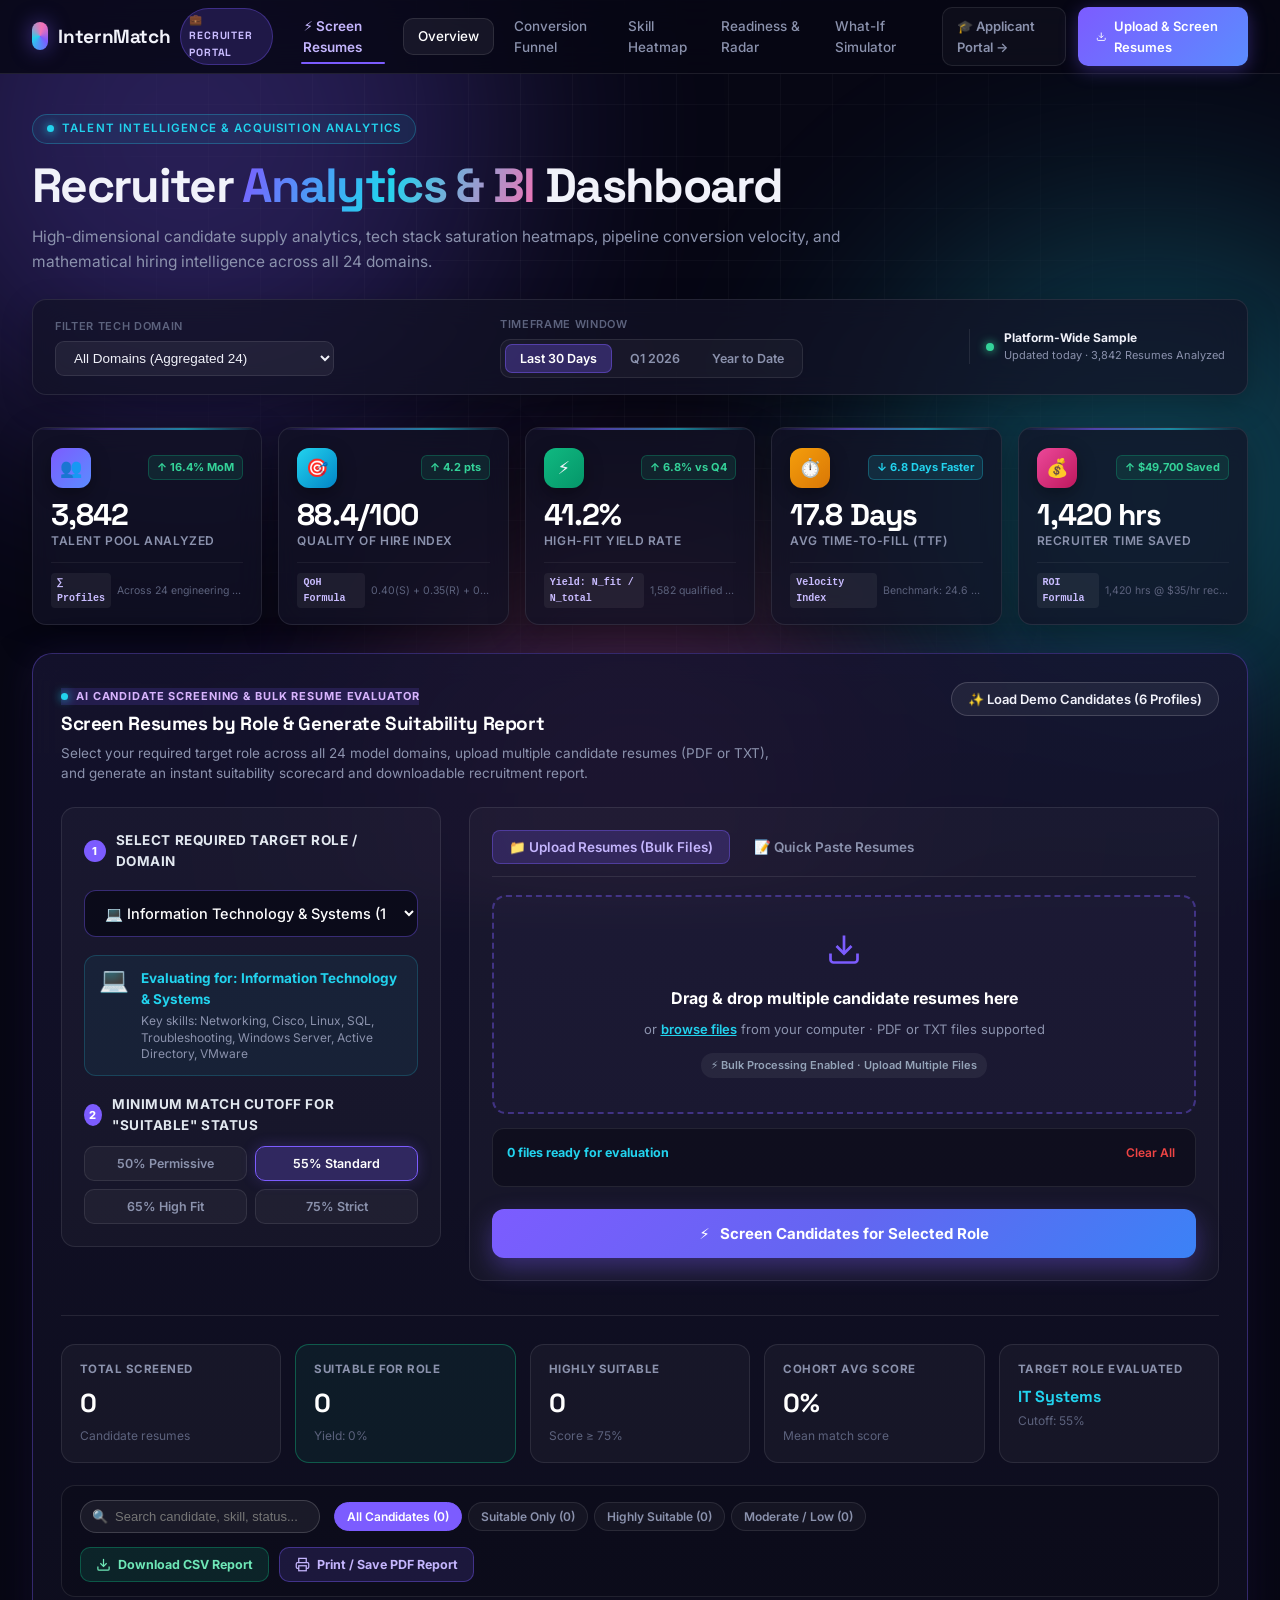
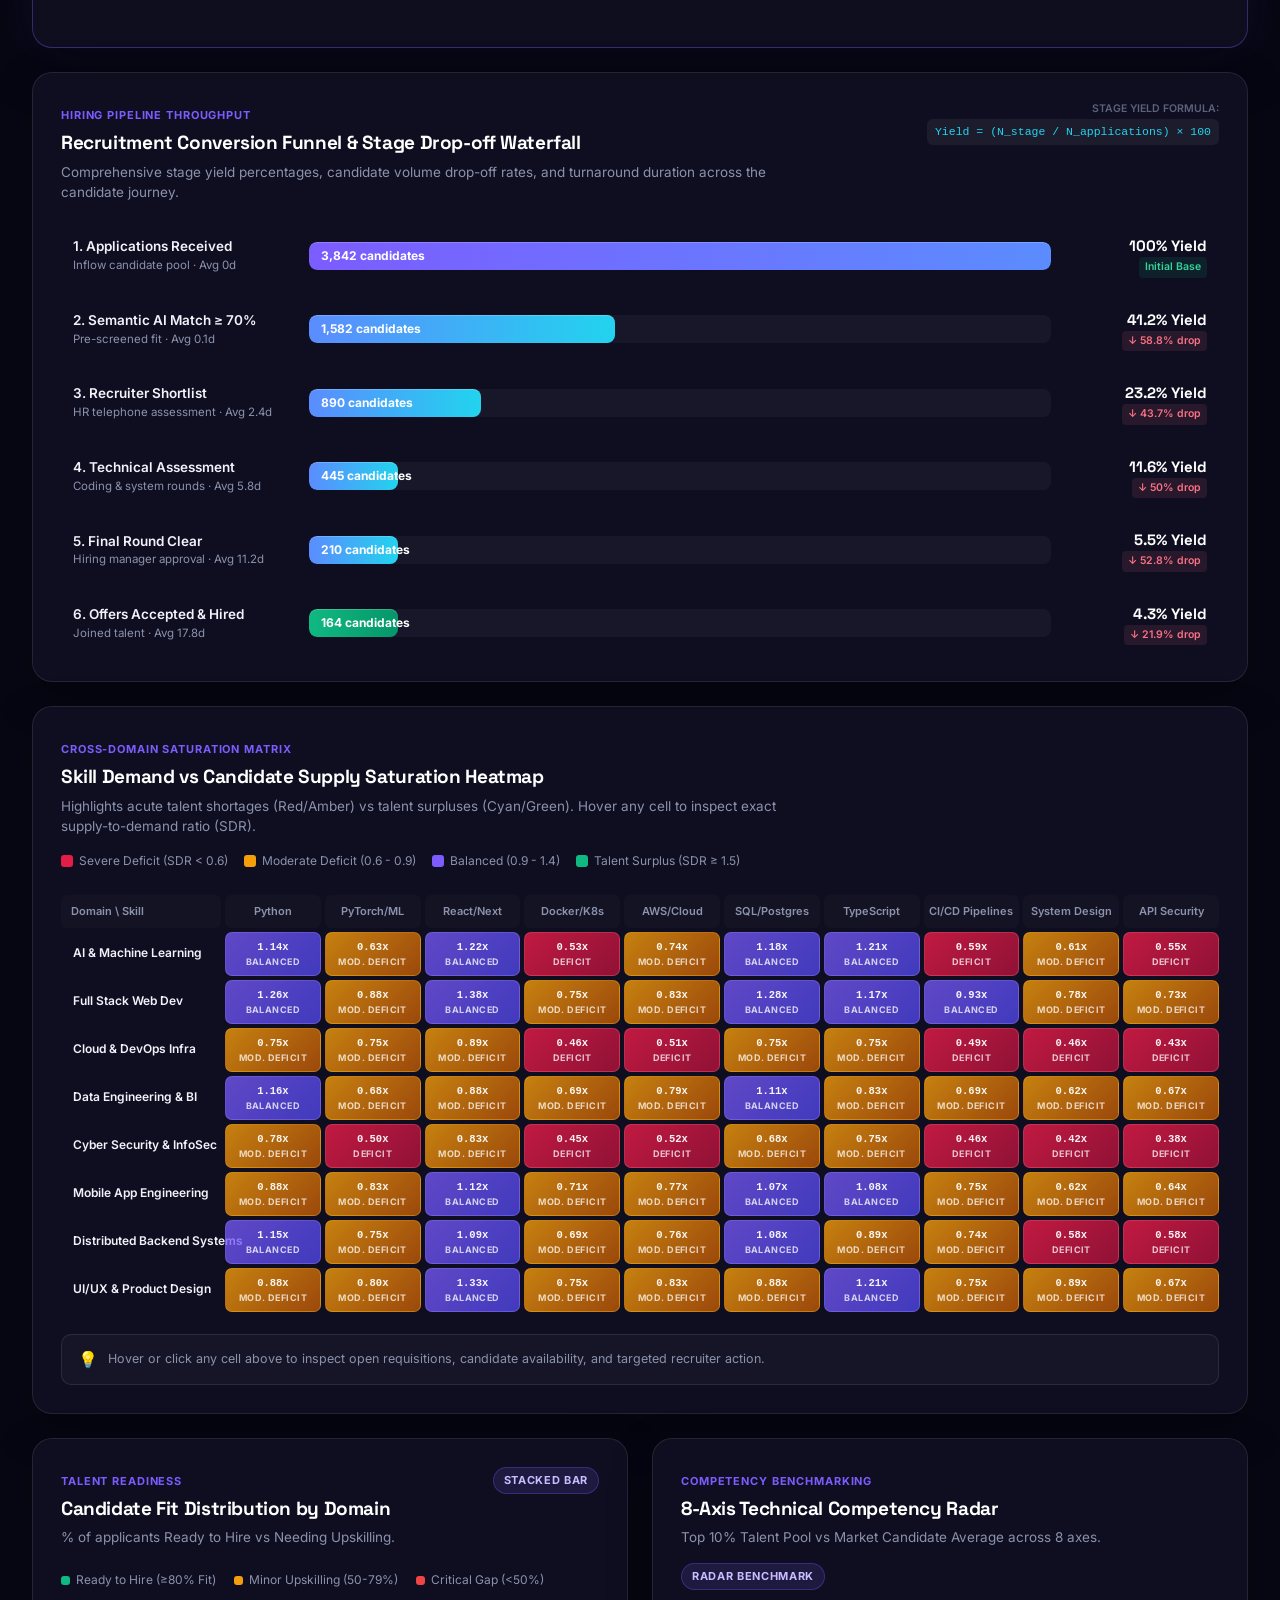
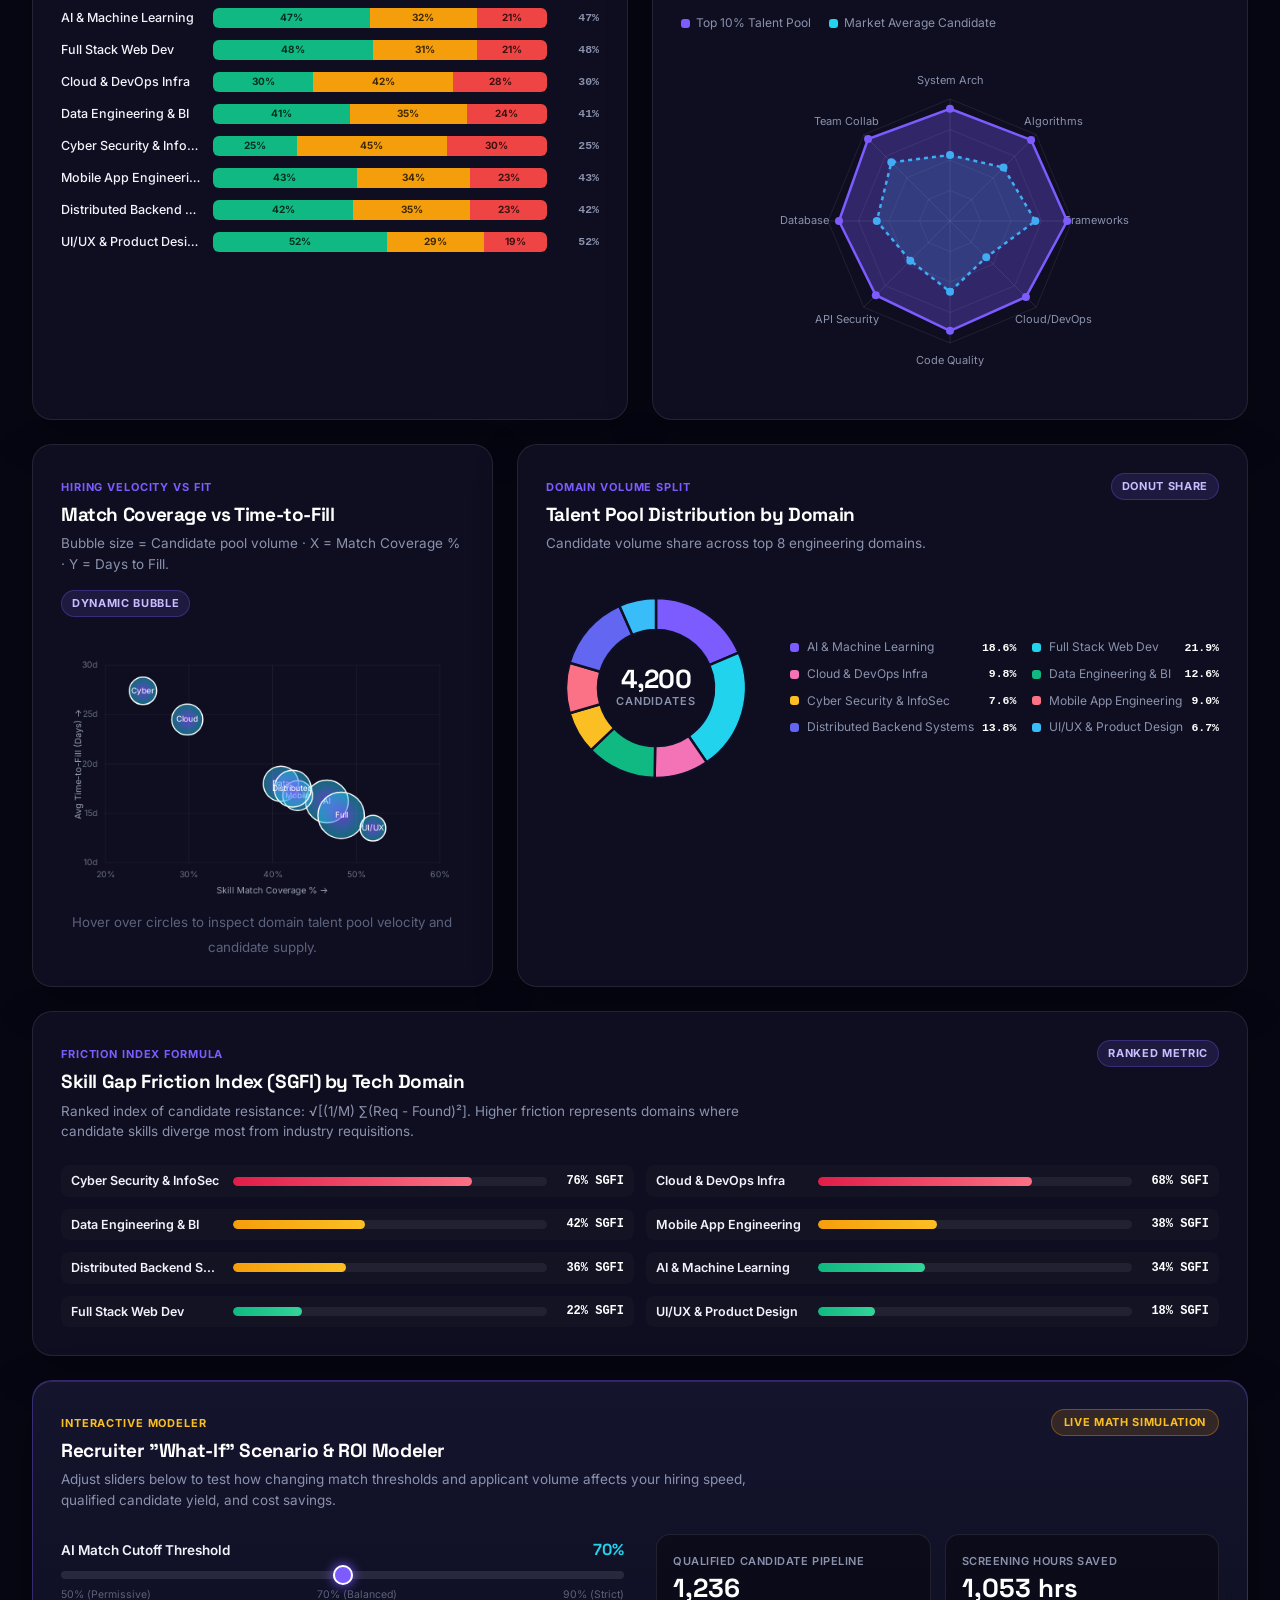
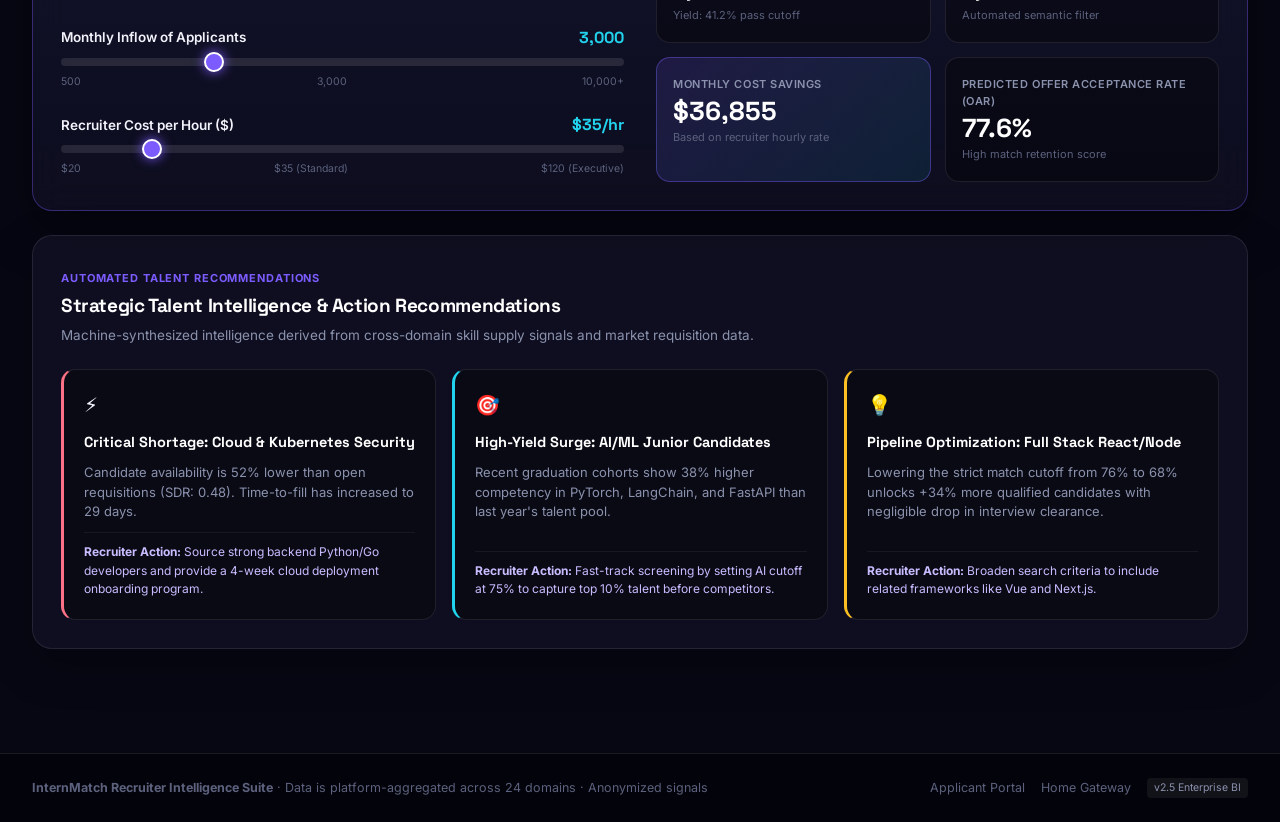
<file: resume-internship matching/frontend/recruiter.html>
<!DOCTYPE html>
<html lang="en">
<head>
  <meta charset="UTF-8" />
  <meta name="viewport" content="width=device-width, initial-scale=1.0" />
  <title>Recruiter Talent Intelligence & Analytics · InternMatch</title>
  <meta name="description" content="Dedicated Recruiter Portal: Talent Acquisition Analytics, Skill Saturation Heatmap, Conversion Pipeline Funnel, Competency Radar, and What-If Scenario Simulator." />
  <link rel="preconnect" href="https://fonts.googleapis.com" />
  <link href="https://fonts.googleapis.com/css2?family=Inter:wght@400;500;600;700&family=Space+Grotesk:wght@500;600;700&display=swap" rel="stylesheet" />
  <link rel="stylesheet" href="analytics.css" />
</head>
<body>

  <!-- Ambient Glowing Aurora Background -->
  <div class="aurora" aria-hidden="true">
    <span class="blob b1"></span>
    <span class="blob b2"></span>
    <span class="blob b3"></span>
  </div>
  <div class="grid-bg" aria-hidden="true"></div>

  <!-- ======================== NAVIGATION ======================== -->
  <header class="an-nav">
    <div class="an-nav-inner">
      <div class="nav-left">
        <a class="brand-logo" href="index.html">
          <span class="brand-badge"></span>
          <span class="brand-title">InternMatch</span>
          <span class="brand-tag">💼 Recruiter Portal</span>
        </a>
      </div>

      <nav class="an-nav-links">
        <a href="#screener-section" class="an-nav-item screener-nav-pill">⚡ Screen Resumes</a>
        <a href="#overview" class="an-nav-item active">Overview</a>
        <a href="#funnel-section" class="an-nav-item">Conversion Funnel</a>
        <a href="#heatmap-section" class="an-nav-item">Skill Heatmap</a>
        <a href="#readiness-section" class="an-nav-item">Readiness & Radar</a>
        <a href="#simulator-section" class="an-nav-item">What-If Simulator</a>
      </nav>

      <div class="nav-actions">
        <a href="applicant.html" class="btn-ghost" title="Open Applicant Resume Matcher">🎓 Applicant Portal →</a>
        <a href="#screener-section" class="btn-primary" id="topUploadResumesBtn">
          <svg width="15" height="15" viewBox="0 0 24 24" fill="none" stroke="currentColor" stroke-width="2"><path d="M21 15v4a2 2 0 0 1-2 2H5a2 2 0 0 1-2-2v-4"/><polyline points="7 10 12 15 17 10"/><line x1="12" y1="15" x2="12" y2="3"/></svg>
          Upload & Screen Resumes
        </a>
      </div>
    </div>
  </header>

  <!-- ======================== MAIN DASHBOARD ======================== -->
  <main class="dashboard-wrap" id="overview">

    <!-- Top Dashboard Header with Live Filters -->
    <section class="dash-hero">
      <div class="dash-hero-content">
        <div class="eyebrow-pill">
          <span class="pulse-dot"></span>
          <span>Talent Intelligence & Acquisition Analytics</span>
        </div>
        <h1 class="dash-title">
          Recruiter <span class="grad-text">Analytics & BI</span> Dashboard
        </h1>
        <p class="dash-desc">
          High-dimensional candidate supply analytics, tech stack saturation heatmaps, pipeline conversion velocity, and mathematical hiring intelligence across all 24 domains.
        </p>
      </div>

      <!-- Control Toolbar: Domain + Timeframe Filters -->
      <div class="toolbar-card">
        <div class="filter-group">
          <label for="domainFilter" class="filter-label">Filter Tech Domain</label>
          <select id="domainFilter" class="custom-select">
            <option value="all">All Domains (Aggregated 24)</option>
            <optgroup label="Technology & Engineering">
              <option value="information-technology">Information Technology & Systems</option>
              <option value="engineering">Core Engineering & Robotics</option>
              <option value="ai-ml">AI & Machine Learning</option>
              <option value="fullstack">Full Stack Web Development</option>
              <option value="cloud-devops">Cloud & DevOps Infrastructure</option>
              <option value="data-eng">Data Engineering & Analytics</option>
              <option value="cybersecurity">Cyber Security & InfoSec</option>
              <option value="automobile">Automobile Engineering</option>
              <option value="aviation">Aviation & Aerospace</option>
              <option value="construction">Construction & Civil Engineering</option>
            </optgroup>
            <optgroup label="Business, Finance & Sales">
              <option value="business-development">Business Development & Strategy</option>
              <option value="finance">Finance & Investments</option>
              <option value="banking">Banking & Financial Services</option>
              <option value="accountant">Accounting & Auditing</option>
              <option value="consultant">Management Consulting</option>
              <option value="sales">Sales & Account Management</option>
            </optgroup>
            <optgroup label="HR, Legal & Media">
              <option value="hr">Human Resources & Talent (HR)</option>
              <option value="advocate">Legal & Advocate Services</option>
              <option value="public-relations">Public Relations & Communications</option>
              <option value="digital-media">Digital Marketing & Media</option>
            </optgroup>
            <optgroup label="Healthcare, Education & Services">
              <option value="healthcare">Healthcare & Medical Services</option>
              <option value="teacher">Education & Teaching</option>
              <option value="designer">Design & UI/UX</option>
              <option value="arts">Creative Arts & Entertainment</option>
              <option value="chef">Culinary Arts & Chef Management</option>
              <option value="fitness">Fitness & Wellness</option>
              <option value="apparel">Fashion & Apparel</option>
              <option value="agriculture">Agriculture & Agritech</option>
              <option value="bpo">BPO & Customer Operations</option>
            </optgroup>
          </select>
        </div>

        <div class="filter-group">
          <label class="filter-label">Timeframe Window</label>
          <div class="time-pills" id="timeFilter">
            <button class="time-btn active" data-range="30d">Last 30 Days</button>
            <button class="time-btn" data-range="90d">Q1 2026</button>
            <button class="time-btn" data-range="ytd">Year to Date</button>
          </div>
        </div>

        <div class="status-indicator">
          <span class="stat-status-dot"></span>
          <div class="stat-status-text">
            <strong>Platform-Wide Sample</strong>
            <small>Updated today · 3,842 Resumes Analyzed</small>
          </div>
        </div>
      </div>
    </section>

    <!-- ======================== KPI SCORECARD ROW ======================== -->
    <section class="kpi-grid">

      <!-- KPI 1 -->
      <div class="kpi-box">
        <div class="kpi-top">
          <div class="kpi-icon-wrap icon-purple">👥</div>
          <span class="trend-pill trend-up">↑ 16.4% MoM</span>
        </div>
        <div class="kpi-content">
          <span class="kpi-number" id="kpiTotalPool" data-target="3842">0</span>
          <span class="kpi-name">Talent Pool Analyzed</span>
        </div>
        <div class="kpi-formula-info" title="Total unique candidate profiles semantically processed by sentence embeddings">
          <span class="math-badge">∑ Profiles</span>
          <small>Across 24 engineering domains</small>
        </div>
      </div>

      <!-- KPI 2 -->
      <div class="kpi-box">
        <div class="kpi-top">
          <div class="kpi-icon-wrap icon-cyan">🎯</div>
          <span class="trend-pill trend-up">↑ 4.2 pts</span>
        </div>
        <div class="kpi-content">
          <span class="kpi-number" id="kpiQoH" data-target="88.4" data-suffix="/100">0</span>
          <span class="kpi-name">Quality of Hire Index</span>
        </div>
        <div class="kpi-formula-info" title="Formula: 0.40(Skill Match) + 0.35(Readiness) + 0.25(Interview Pass)">
          <span class="math-badge">QoH Formula</span>
          <small>0.40(S) + 0.35(R) + 0.25(C)</small>
        </div>
      </div>

      <!-- KPI 3 -->
      <div class="kpi-box">
        <div class="kpi-top">
          <div class="kpi-icon-wrap icon-emerald">⚡</div>
          <span class="trend-pill trend-up">↑ 6.8% vs Q4</span>
        </div>
        <div class="kpi-content">
          <span class="kpi-number" id="kpiHighFit" data-target="41.2" data-suffix="%">0</span>
          <span class="kpi-name">High-Fit Yield Rate</span>
        </div>
        <div class="kpi-formula-info" title="Percentage of candidates scoring >= 70% semantic match score">
          <span class="math-badge">Yield: N_fit / N_total</span>
          <small>1,582 qualified candidates</small>
        </div>
      </div>

      <!-- KPI 4 -->
      <div class="kpi-box">
        <div class="kpi-top">
          <div class="kpi-icon-wrap icon-amber">⏱️</div>
          <span class="trend-pill trend-good">↓ 6.8 Days Faster</span>
        </div>
        <div class="kpi-content">
          <span class="kpi-number" id="kpiTTF" data-target="17.8" data-suffix=" Days">0</span>
          <span class="kpi-name">Avg Time-to-Fill (TTF)</span>
        </div>
        <div class="kpi-formula-info" title="Target Days minus Actual Days taken from application to accepted offer">
          <span class="math-badge">Velocity Index</span>
          <small>Benchmark: 24.6 days</small>
        </div>
      </div>

      <!-- KPI 5 -->
      <div class="kpi-box">
        <div class="kpi-top">
          <div class="kpi-icon-wrap icon-pink">💰</div>
          <span class="trend-pill trend-up">↑ $49,700 Saved</span>
        </div>
        <div class="kpi-content">
          <span class="kpi-number" id="kpiHoursSaved" data-target="1420" data-suffix=" hrs">0</span>
          <span class="kpi-name">Recruiter Time Saved</span>
        </div>
        <div class="kpi-formula-info" title="Calculated: (3,842 candidates * 22.2 min manual review) - AI processing time">
          <span class="math-badge">ROI Formula</span>
          <small>1,420 hrs @ $35/hr recruiter cost</small>
        </div>
      </div>

    </section>

    <!-- ======================== CANDIDATE SCREENING & BULK RESUME EVALUATOR ======================== -->
    <section class="section-card screener-main-card" id="screener-section">
      <div class="card-head-split">
        <div>
          <div class="badge-tag highlight-screener-tag">
            <span class="pulse-dot"></span>
            <span>AI Candidate Screening & Bulk Resume Evaluator</span>
          </div>
          <h2 class="card-title">Screen Resumes by Role & Generate Suitability Report</h2>
          <p class="card-desc">
            Select your required target role across all 24 model domains, upload multiple candidate resumes (PDF or TXT), and generate an instant suitability scorecard and downloadable recruitment report.
          </p>
        </div>
        <div class="screener-quick-actions">
          <button type="button" class="btn-ghost-sm" id="btnLoadDemoBatch" title="Load sample candidate resumes across multiple engineering & business fields">
            ✨ Load Demo Candidates (6 Profiles)
          </button>
        </div>
      </div>

      <!-- Screener Configuration & Ingestion Grid -->
      <div class="screener-grid">
        
        <!-- Left: Target Role & Criteria Selection -->
        <div class="screener-config-col">
          <div class="config-box">
            <label for="recruiterTargetRole" class="screener-label">
              <span class="label-step">1</span>
              <span>Select Required Target Role / Domain</span>
            </label>
            <div class="role-select-wrap">
              <select id="recruiterTargetRole" class="custom-select role-select">
                <optgroup label="Technology & IT (Model Categories)">
                  <option value="INFORMATION-TECHNOLOGY" selected>💻 Information Technology & Systems (120)</option>
                  <option value="ENGINEERING">⚙️ Core Engineering & Robotics (118)</option>
                  <option value="AUTOMOBILE">🚗 Automobile & Automotive Engineering (63)</option>
                  <option value="AVIATION">✈️ Aviation & Aerospace (117)</option>
                  <option value="CONSTRUCTION">🏗️ Construction & Civil Engineering (112)</option>
                </optgroup>
                <optgroup label="Popular Tech Tracks">
                  <option value="aiml">🤖 AI & Machine Learning (AIML)</option>
                  <option value="data-science">📊 Data Science & Big Data</option>
                  <option value="fullstack">🌐 Web & Full Stack Development</option>
                  <option value="cloud-devops">☁️ Cloud Computing & DevOps</option>
                  <option value="cybersecurity">🛡️ Cybersecurity & InfoSec</option>
                </optgroup>
                <optgroup label="Business, Finance & Consulting">
                  <option value="BUSINESS-DEVELOPMENT">💼 Business Development & Strategy (120)</option>
                  <option value="FINANCE">📈 Finance & Investments (118)</option>
                  <option value="BANKING">🏦 Banking & Financial Services (115)</option>
                  <option value="ACCOUNTANT">📑 Accounting & Auditing (118)</option>
                  <option value="CONSULTANT">👔 Management & Strategy Consulting (115)</option>
                  <option value="SALES">🤝 Sales & Account Management (116)</option>
                </optgroup>
                <optgroup label="HR, Legal & Communications">
                  <option value="HR">👥 Human Resources (HR) & Talent (110)</option>
                  <option value="ADVOCATE">⚖️ Legal & Advocate Services (118)</option>
                  <option value="PUBLIC-RELATIONS">📢 Public Relations & Communications (111)</option>
                  <option value="DIGITAL-MEDIA">📱 Digital Marketing & Media (97)</option>
                </optgroup>
                <optgroup label="Healthcare, Education & Services">
                  <option value="HEALTHCARE">🏥 Healthcare & Medical Services (115)</option>
                  <option value="TEACHER">📚 Education, Teaching & Academics (103)</option>
                  <option value="DESIGNER">🎨 Design, UI/UX & Creative Arts (107)</option>
                  <option value="ARTS">🎭 Creative Arts & Entertainment (103)</option>
                  <option value="CHEF">👨‍🍳 Culinary Arts & Chef Management (118)</option>
                  <option value="FITNESS">🏋️ Fitness, Sports & Wellness (117)</option>
                  <option value="APPAREL">👗 Fashion, Apparel & Merchandising (102)</option>
                  <option value="AGRICULTURE">🌾 Agriculture & Agritech (96)</option>
                  <option value="BPO">🎧 BPO & Customer Operations (36)</option>
                </optgroup>
              </select>
            </div>

            <!-- Role Insights Pill -->
            <div class="role-insight-pill" id="roleInsightPill">
              <span class="role-pill-icon" id="rolePillIcon">💻</span>
              <div class="role-pill-text">
                <strong id="rolePillTitle">Evaluating for: Information Technology & Systems</strong>
                <span id="rolePillSkills">Key skills: Networking, Cisco, Linux, SQL, Troubleshooting, Windows Server, VMware</span>
              </div>
            </div>

            <!-- Minimum Suitability Cutoff Selector -->
            <div class="cutoff-selector-wrap">
              <label class="screener-label">
                <span class="label-step">2</span>
                <span>Minimum Match Cutoff for "Suitable" Status</span>
              </label>
              <div class="cutoff-pills" id="cutoffPills">
                <button type="button" class="cutoff-pill-btn" data-cutoff="50">50% Permissive</button>
                <button type="button" class="cutoff-pill-btn active" data-cutoff="55">55% Standard</button>
                <button type="button" class="cutoff-pill-btn" data-cutoff="65">65% High Fit</button>
                <button type="button" class="cutoff-pill-btn" data-cutoff="75">75% Strict</button>
              </div>
            </div>

          </div>
        </div>

        <!-- Right: Multi-Resume File Upload & Paste Tab -->
        <div class="screener-upload-col">
          <div class="upload-tabs-wrap">
            <div class="upload-tabs-nav">
              <button type="button" class="up-tab-btn active" id="tabBtnFiles">📁 Upload Resumes (Bulk Files)</button>
              <button type="button" class="up-tab-btn" id="tabBtnPaste">📝 Quick Paste Resumes</button>
            </div>

            <!-- File Upload Pane -->
            <div class="up-tab-pane show" id="paneUploadFiles">
              <div class="multi-drop-zone" id="multiDropZone">
                <input type="file" id="multiFileInput" multiple accept=".pdf,.txt" hidden />
                <div class="drop-zone-icon">
                  <svg width="36" height="36" viewBox="0 0 24 24" fill="none" stroke="currentColor" stroke-width="1.8"><path d="M21 15v4a2 2 0 0 1-2 2H5a2 2 0 0 1-2-2v-4"/><polyline points="7 10 12 15 17 10"/><line x1="12" y1="15" x2="12" y2="3"/></svg>
                </div>
                <strong class="drop-zone-title">Drag & drop multiple candidate resumes here</strong>
                <p class="drop-zone-sub">or <span class="browse-link">browse files</span> from your computer · PDF or TXT files supported</p>
                <span class="drop-zone-badge">⚡ Bulk Processing Enabled · Upload Multiple Files</span>
              </div>

              <!-- Selected Files Tray -->
              <div class="files-tray" id="filesTray" hidden>
                <div class="tray-header">
                  <span class="tray-count" id="trayCountText">0 files ready for evaluation</span>
                  <button type="button" class="btn-text-danger" id="btnClearFiles">Clear All</button>
                </div>
                <div class="files-chip-list" id="filesChipList"></div>
              </div>
            </div>

            <!-- Paste Resumes Pane -->
            <div class="up-tab-pane" id="panePasteResumes">
              <div class="paste-wrap">
                <textarea id="pasteResumesInput" class="paste-textarea" rows="7" placeholder="Paste candidate resumes here.
To evaluate multiple candidates at once, separate them with '---' (three hyphens) like this:

Candidate 1 Name
Software Engineer
Summary: 4 years experience in Python, FastAPI, Docker...
Skills: Python, Docker, PostgreSQL, Linux
---
Candidate 2 Name
Senior Accountant
Summary: CPA with 6 years experience in General Ledger...
Skills: NetSuite, GL, Reconciliations, Tax, Financial Statements"></textarea>
                <small class="paste-hint">💡 Tip: You can separate multiple candidate resumes with <code>---</code> on a new line.</small>
              </div>
            </div>

            <!-- Evaluate Action CTA -->
            <div class="eval-action-bar">
              <button type="button" class="btn-eval-cta" id="btnEvaluateResumes">
                <span class="eval-btn-icon">⚡</span>
                <span id="btnEvaluateText">Screen Candidates for Selected Role</span>
                <span class="screener-spinner" id="screenerSpinner" hidden></span>
              </button>
            </div>

          </div>
        </div>

      </div>

      <!-- ==================== SCREENING RESULTS DASHBOARD ==================== -->
      <div class="screener-results-wrap" id="screenerResults" hidden>

        <!-- Summary KPIs Banner -->
        <div class="screener-kpi-banner">
          <div class="skpi-card">
            <span class="skpi-label">Total Screened</span>
            <span class="skpi-val" id="skpiTotal">0</span>
            <span class="skpi-sub">Candidate resumes</span>
          </div>
          <div class="skpi-card skpi-highlight">
            <span class="skpi-label">Suitable for Role</span>
            <span class="skpi-val" id="skpiSuitable">0</span>
            <span class="skpi-sub" id="skpiYield">Yield: 0%</span>
          </div>
          <div class="skpi-card">
            <span class="skpi-label">Highly Suitable</span>
            <span class="skpi-val" id="skpiHighFit">0</span>
            <span class="skpi-sub">Score ≥ 75%</span>
          </div>
          <div class="skpi-card">
            <span class="skpi-label">Cohort Avg Score</span>
            <span class="skpi-val" id="skpiAvg">0%</span>
            <span class="skpi-sub">Mean match score</span>
          </div>
          <div class="skpi-card">
            <span class="skpi-label">Target Role Evaluated</span>
            <span class="skpi-val role-name-val" id="skpiRoleName">IT Systems</span>
            <span class="skpi-sub" id="skpiCutoffInfo">Cutoff: 55%</span>
          </div>
        </div>

        <!-- Filter & Action Toolbar -->
        <div class="screener-toolbar">
          <div class="toolbar-left">
            <div class="search-input-wrap">
              <span class="search-ico">🔍</span>
              <input type="text" id="candidateSearch" placeholder="Search candidate, skill, status..." class="search-input" />
            </div>
            <div class="filter-pills-row" id="screenerFilterTabs">
              <button type="button" class="cand-filter-pill active" data-filter="all">All Candidates (<span id="countAll">0</span>)</button>
              <button type="button" class="cand-filter-pill" data-filter="suitable">Suitable Only (<span id="countSuitable">0</span>)</button>
              <button type="button" class="cand-filter-pill" data-filter="high">Highly Suitable (<span id="countHigh">0</span>)</button>
              <button type="button" class="cand-filter-pill" data-filter="low">Moderate / Low (<span id="countLow">0</span>)</button>
            </div>
          </div>

          <div class="toolbar-right">
            <!-- DOWNLOAD REPORT BUTTONS -->
            <button type="button" class="btn-download-csv" id="btnDownloadCSV" title="Download clean CSV report with candidate rankings and suitability">
              <svg width="15" height="15" viewBox="0 0 24 24" fill="none" stroke="currentColor" stroke-width="2"><path d="M21 15v4a2 2 0 0 1-2 2H5a2 2 0 0 1-2-2v-4"/><polyline points="7 10 12 15 17 10"/><line x1="12" y1="15" x2="12" y2="3"/></svg>
              <span>Download CSV Report</span>
            </button>
            <button type="button" class="btn-download-pdf" id="btnDownloadPDF" title="Open printable executive suitability report ready for PDF export">
              <svg width="15" height="15" viewBox="0 0 24 24" fill="none" stroke="currentColor" stroke-width="2"><path d="M6 9V2h12v7"/><path d="M6 18H4a2 2 0 0 1-2-2v-5a2 2 0 0 1 2-2h16a2 2 0 0 1 2 2v5a2 2 0 0 1-2 2h-2"/><rect x="6" y="14" width="12" height="8"/></svg>
              <span>Print / Save PDF Report</span>
            </button>
          </div>
        </div>

        <!-- Candidate Scorecard Table / List -->
        <div class="candidate-cards-container" id="candidateCardsContainer">
          <!-- Rendered dynamically by JS -->
        </div>

      </div>

    </section>

    <!-- ======================== ROW 1: CONVERSION FUNNEL & VELOCITY ======================== -->
    <section class="section-card" id="funnel-section">
      <div class="card-head-split">
        <div>
          <div class="badge-tag">Hiring Pipeline Throughput</div>
          <h2 class="card-title">Recruitment Conversion Funnel & Stage Drop-off Waterfall</h2>
          <p class="card-desc">Comprehensive stage yield percentages, candidate volume drop-off rates, and turnaround duration across the candidate journey.</p>
        </div>
        <div class="formula-callout">
          <span class="formula-label">Stage Yield Formula:</span>
          <code>Yield = (N_stage / N_applications) × 100</code>
        </div>
      </div>

      <div class="funnel-container" id="funnelContainer">
        <!-- Rendered by JS -->
      </div>
    </section>

    <!-- ======================== ROW 2: SKILL DEMAND × DOMAIN HEATMAP ======================== -->
    <section class="section-card" id="heatmap-section">
      <div class="card-head-split">
        <div>
          <div class="badge-tag">Cross-Domain Saturation Matrix</div>
          <h2 class="card-title">Skill Demand vs Candidate Supply Saturation Heatmap</h2>
          <p class="card-desc">Highlights acute talent shortages (Red/Amber) vs talent surpluses (Cyan/Green). Hover any cell to inspect exact supply-to-demand ratio (SDR).</p>
        </div>
        <div class="heatmap-legend">
          <span class="leg-item"><span class="leg-swatch def-high"></span>Severe Deficit (SDR &lt; 0.6)</span>
          <span class="leg-item"><span class="leg-swatch def-mod"></span>Moderate Deficit (0.6 - 0.9)</span>
          <span class="leg-item"><span class="leg-swatch bal"></span>Balanced (0.9 - 1.4)</span>
          <span class="leg-item"><span class="leg-swatch sur"></span>Talent Surplus (SDR &ge; 1.5)</span>
        </div>
      </div>

      <!-- Interactive Heatmap Matrix -->
      <div class="heatmap-scroll-wrap">
        <div class="matrix-grid" id="heatmapMatrix">
          <!-- Rendered dynamically by JS -->
        </div>
      </div>

      <!-- Dynamic Cell Details Drawer / Tooltip Info -->
      <div class="heatmap-footer-tip" id="heatmapTip">
        <span class="tip-ico">💡</span>
        <span class="tip-text">Hover or click any cell above to inspect open requisitions, candidate availability, and targeted recruiter action.</span>
      </div>
    </section>

    <!-- ======================== ROW 3: READINESS DISTRIBUTION & RADAR ======================== -->
    <section class="grid-two-col" id="readiness-section">

      <!-- Candidate Readiness Breakdown (Stacked Bars) -->
      <div class="section-card">
        <div class="card-head-split">
          <div>
            <div class="badge-tag">Talent Readiness</div>
            <h2 class="card-title">Candidate Fit Distribution by Domain</h2>
            <p class="card-desc">% of applicants Ready to Hire vs Needing Upskilling.</p>
          </div>
          <span class="chart-pill">Stacked Bar</span>
        </div>

        <div class="legend-row">
          <span class="leg-pill"><span class="dot-swatch ok-bg"></span>Ready to Hire (&ge;80% Fit)</span>
          <span class="leg-pill"><span class="dot-swatch warn-bg"></span>Minor Upskilling (50-79%)</span>
          <span class="leg-pill"><span class="dot-swatch bad-bg"></span>Critical Gap (&lt;50%)</span>
        </div>

        <div class="stacked-bar-chart" id="readinessChart">
          <!-- Rendered by JS -->
        </div>
      </div>

      <!-- 8-Axis Competency Benchmark Radar Chart -->
      <div class="section-card">
        <div class="card-head-split">
          <div>
            <div class="badge-tag">Competency Benchmarking</div>
            <h2 class="card-title">8-Axis Technical Competency Radar</h2>
            <p class="card-desc">Top 10% Talent Pool vs Market Candidate Average across 8 axes.</p>
          </div>
          <span class="chart-pill">Radar Benchmark</span>
        </div>

        <div class="legend-row">
          <span class="leg-pill"><span class="dot-swatch purple-bg"></span>Top 10% Talent Pool</span>
          <span class="leg-pill"><span class="dot-swatch cyan-bg"></span>Market Average Candidate</span>
        </div>

        <div class="radar-canvas-wrap">
          <canvas id="radarCanvas" width="420" height="340"></canvas>
        </div>
      </div>

    </section>

    <!-- ======================== ROW 4: TIME-TO-FILL BUBBLE & FRICTION INDEX ======================== -->
    <section class="grid-two-col">

      <!-- Bubble Chart: Time-to-Fill vs Coverage -->
      <div class="section-card">
        <div class="card-head-split">
          <div>
            <div class="badge-tag">Hiring Velocity vs Fit</div>
            <h2 class="card-title">Match Coverage vs Time-to-Fill</h2>
            <p class="card-desc">Bubble size = Candidate pool volume · X = Match Coverage % · Y = Days to Fill.</p>
          </div>
          <span class="chart-pill">Dynamic Bubble</span>
        </div>

        <div class="canvas-chart-wrap">
          <canvas id="bubbleCanvas" width="500" height="320"></canvas>
        </div>
        <div class="bubble-caption">
          <small>Hover over circles to inspect domain talent pool velocity and candidate supply.</small>
        </div>
      </div>

      <!-- Domain Talent Share Donut Chart -->
      <div class="section-card">
        <div class="card-head-split">
          <div>
            <div class="badge-tag">Domain Volume Split</div>
            <h2 class="card-title">Talent Pool Distribution by Domain</h2>
            <p class="card-desc">Candidate volume share across top 8 engineering domains.</p>
          </div>
          <span class="chart-pill">Donut Share</span>
        </div>

        <div class="donut-chart-container">
          <div class="donut-wrap">
            <canvas id="donutCanvas" width="220" height="220"></canvas>
            <div class="donut-center-info">
              <span class="donut-center-total" id="donutTotalCount">3,842</span>
              <span class="donut-center-label">Candidates</span>
            </div>
          </div>
          <div class="donut-legend-grid" id="donutLegend">
            <!-- Rendered by JS -->
          </div>
        </div>
      </div>

    </section>

    <!-- ======================== ROW 5: SKILL GAP FRICTION INDEX ======================== -->
    <section class="section-card">
      <div class="card-head-split">
        <div>
          <div class="badge-tag">Friction Index Formula</div>
          <h2 class="card-title">Skill Gap Friction Index (SGFI) by Tech Domain</h2>
          <p class="card-desc">Ranked index of candidate resistance: √[(1/M) ∑(Req - Found)²]. Higher friction represents domains where candidate skills diverge most from industry requisitions.</p>
        </div>
        <span class="chart-pill">Ranked Metric</span>
      </div>

      <div class="friction-grid" id="frictionList">
        <!-- Rendered by JS -->
      </div>
    </section>

    <!-- ======================== ROW 5: WHAT-IF SCENARIO MODELER & ROI CALCULATOR ======================== -->
    <section class="section-card simulator-box" id="simulator-section">
      <div class="card-head-split">
        <div>
          <div class="badge-tag highlight-tag">Interactive Modeler</div>
          <h2 class="card-title">Recruiter "What-If" Scenario & ROI Modeler</h2>
          <p class="card-desc">Adjust sliders below to test how changing match thresholds and applicant volume affects your hiring speed, qualified candidate yield, and cost savings.</p>
        </div>
        <div class="sim-badge">Live Math Simulation</div>
      </div>

      <div class="sim-layout">
        <!-- Sliders Controls -->
        <div class="sim-controls">
          <div class="sim-control-group">
            <div class="sim-control-header">
              <span class="sim-control-name">AI Match Cutoff Threshold</span>
              <span class="sim-control-val" id="valThreshold">70%</span>
            </div>
            <input type="range" id="sliderThreshold" min="50" max="90" step="1" value="70" class="sim-slider" />
            <div class="slider-ticks">
              <span>50% (Permissive)</span>
              <span>70% (Balanced)</span>
              <span>90% (Strict)</span>
            </div>
          </div>

          <div class="sim-control-group">
            <div class="sim-control-header">
              <span class="sim-control-name">Monthly Inflow of Applicants</span>
              <span class="sim-control-val" id="valVolume">3,000</span>
            </div>
            <input type="range" id="sliderVolume" min="500" max="10000" step="250" value="3000" class="sim-slider" />
            <div class="slider-ticks">
              <span>500</span>
              <span>3,000</span>
              <span>10,000+</span>
            </div>
          </div>

          <div class="sim-control-group">
            <div class="sim-control-header">
              <span class="sim-control-name">Recruiter Cost per Hour ($)</span>
              <span class="sim-control-val" id="valRate">$35/hr</span>
            </div>
            <input type="range" id="sliderRate" min="20" max="120" step="5" value="35" class="sim-slider" />
            <div class="slider-ticks">
              <span>$20</span>
              <span>$35 (Standard)</span>
              <span>$120 (Executive)</span>
            </div>
          </div>
        </div>

        <!-- Simulation Computed Results -->
        <div class="sim-results">
          <div class="sim-stat-card">
            <span class="sim-stat-label">Qualified Candidate Pipeline</span>
            <span class="sim-stat-number" id="simOutCandidates">1,236</span>
            <span class="sim-stat-sub" id="simOutYield">Yield: 41.2% pass cutoff</span>
          </div>

          <div class="sim-stat-card">
            <span class="sim-stat-label">Screening Hours Saved</span>
            <span class="sim-stat-number" id="simOutHours">1,110 hrs</span>
            <span class="sim-stat-sub">Automated semantic filter</span>
          </div>

          <div class="sim-stat-card card-glow">
            <span class="sim-stat-label">Monthly Cost Savings</span>
            <span class="sim-stat-number" id="simOutCost">$38,850</span>
            <span class="sim-stat-sub">Based on recruiter hourly rate</span>
          </div>

          <div class="sim-stat-card">
            <span class="sim-stat-label">Predicted Offer Acceptance Rate (OAR)</span>
            <span class="sim-stat-number" id="simOutOAR">81.6%</span>
            <span class="sim-stat-sub">High match retention score</span>
          </div>
        </div>
      </div>
    </section>

    <!-- ======================== ROW 6: AI STRATEGIC HIRING SIGNALS ======================== -->
    <section class="section-card">
      <div class="card-head-split">
        <div>
          <div class="badge-tag">Automated Talent Recommendations</div>
          <h2 class="card-title">Strategic Talent Intelligence & Action Recommendations</h2>
          <p class="card-desc">Machine-synthesized intelligence derived from cross-domain skill supply signals and market requisition data.</p>
        </div>
      </div>

      <div class="signals-grid">
        <div class="signal-card signal-critical">
          <div class="signal-icon">⚡</div>
          <div class="signal-title">Critical Shortage: Cloud & Kubernetes Security</div>
          <p class="signal-text">Candidate availability is 52% lower than open requisitions (SDR: 0.48). Time-to-fill has increased to 29 days.</p>
          <div class="signal-action"><strong>Recruiter Action:</strong> Source strong backend Python/Go developers and provide a 4-week cloud deployment onboarding program.</div>
        </div>

        <div class="signal-card signal-opportunity">
          <div class="signal-icon">🎯</div>
          <div class="signal-title">High-Yield Surge: AI/ML Junior Candidates</div>
          <p class="signal-text">Recent graduation cohorts show 38% higher competency in PyTorch, LangChain, and FastAPI than last year's talent pool.</p>
          <div class="signal-action"><strong>Recruiter Action:</strong> Fast-track screening by setting AI cutoff at 75% to capture top 10% talent before competitors.</div>
        </div>

        <div class="signal-card signal-optimization">
          <div class="signal-icon">💡</div>
          <div class="signal-title">Pipeline Optimization: Full Stack React/Node</div>
          <p class="signal-text">Lowering the strict match cutoff from 76% to 68% unlocks +34% more qualified candidates with negligible drop in interview clearance.</p>
          <div class="signal-action"><strong>Recruiter Action:</strong> Broaden search criteria to include related frameworks like Vue and Next.js.</div>
        </div>
      </div>
    </section>

  </main>

  <!-- ======================== FOOTER ======================== -->
  <footer class="dash-footer">
    <div class="dash-footer-inner">
      <div class="footer-left">
        <strong>InternMatch Recruiter Intelligence Suite</strong>
        <span>· Data is platform-aggregated across 24 domains · Anonymized signals</span>
      </div>
      <div class="footer-right">
        <a href="applicant.html" class="footer-link">Applicant Portal</a>
        <a href="index.html" class="footer-link">Home Gateway</a>
        <span class="footer-tag">v2.5 Enterprise BI</span>
      </div>
    </div>
  </footer>

  <!-- Candidate Detail Inspector Modal -->
  <div class="cand-modal-backdrop" id="candModalBackdrop" hidden>
    <div class="cand-modal-card" id="candModalCard">
      <div class="cand-modal-header">
        <div class="cand-modal-head-info">
          <span class="cand-modal-eyebrow">Candidate Diagnostic Intelligence</span>
          <h3 class="cand-modal-title" id="modalCandName">Candidate Name</h3>
          <span class="cand-modal-file" id="modalCandFile">resume.pdf</span>
        </div>
        <button type="button" class="cand-modal-close" id="btnModalClose" aria-label="Close modal">&times;</button>
      </div>
      <div class="cand-modal-body" id="modalCandBody">
        <!-- Rendered dynamically by JS -->
      </div>
    </div>
  </div>

  <!-- Toast Notification Container -->
  <div class="toast-bar" id="analyticsToast"></div>

  <!-- JavaScript Analytics Engine -->
  <script src="analytics.js"></script>
</body>
</html>
</file>
<file: resume-internship matching/frontend/style.css>
/* =====================================================
   InternMatch — Platform CSS
   ===================================================== */
:root {
  --bg: #06060f;
  --bg2: #09091a;
  --panel: rgba(255,255,255,.048);
  --panel2: rgba(255,255,255,.028);
  --line: rgba(255,255,255,.09);
  --line2: rgba(255,255,255,.05);
  --txt: #ecedf6;
  --mut: #8a91aa;
  --mut2: #5f6580;
  --a: #7c5cff;
  --b: #22d3ee;
  --c: #f472b6;
  --ok: #34d399;
  --warn: #fbbf24;
  --bad: #fb7185;
  --r: 20px;
  --nav-h: 72px;
}

@property --p { syntax: '<number>'; inherits: false; initial-value: 0 }

*, *::before, *::after { box-sizing: border-box; margin: 0; padding: 0 }
html { scroll-behavior: smooth }

body {
  font-family: Inter, ui-sans-serif, system-ui, -apple-system, "Segoe UI", Roboto, sans-serif;
  background: var(--bg);
  color: var(--txt);
  min-height: 100vh;
  overflow-x: hidden;
  line-height: 1.6;
}

.cap { text-transform: capitalize }
a { color: inherit; text-decoration: none }

/* =====================================================
   BACKGROUND
   ===================================================== */
.aurora { position: fixed; inset: 0; z-index: -2; overflow: hidden; pointer-events: none }
.blob {
  position: absolute;
  border-radius: 50%;
  filter: blur(110px);
  opacity: .36;
  animation: float 20s ease-in-out infinite;
}
.b1 { width: 600px; height: 600px; background: var(--a); top: -180px; left: -150px }
.b2 { width: 520px; height: 520px; background: var(--b); top: 20%; right: -160px; animation-delay: -7s }
.b3 { width: 500px; height: 500px; background: var(--c); bottom: -200px; left: 35%; animation-delay: -14s }
@keyframes float {
  0%, 100% { transform: translate(0,0) scale(1) }
  50% { transform: translate(50px,-45px) scale(1.1) }
}

.grid-bg {
  position: fixed; inset: 0; z-index: -1; pointer-events: none;
  background-image:
    linear-gradient(rgba(255,255,255,.03) 1px, transparent 1px),
    linear-gradient(90deg, rgba(255,255,255,.03) 1px, transparent 1px);
  background-size: 60px 60px;
  -webkit-mask-image: radial-gradient(ellipse at 50% 20%, #000 10%, transparent 70%);
  mask-image: radial-gradient(ellipse at 50% 20%, #000 10%, transparent 70%);
}

/* =====================================================
   NAV
   ===================================================== */
.nav {
  position: sticky; top: 0; z-index: 100;
  display: flex; align-items: center; justify-content: space-between;
  max-width: 1280px; margin: 0 auto; padding: 0 32px;
  height: var(--nav-h);
}

/* Frosted glass nav bar */
body::before {
  content: ""; position: fixed; top: 0; left: 0; right: 0;
  height: var(--nav-h); z-index: 99;
  background: rgba(6,6,15,.78);
  backdrop-filter: blur(20px);
  -webkit-backdrop-filter: blur(20px);
  border-bottom: 1px solid var(--line2);
}

.logo {
  display: flex; align-items: center; gap: 12px;
  font-family: "Space Grotesk", Inter, sans-serif;
  font-weight: 700; font-size: 20px; letter-spacing: -.025em;
  cursor: pointer; flex-shrink: 0;
}
.logo-mark {
  width: 32px; height: 32px; border-radius: 10px;
  background: conic-gradient(from 140deg, var(--a), var(--b), var(--c), var(--a));
  box-shadow: 0 0 24px rgba(124,92,255,.55);
  position: relative; flex-shrink: 0;
}
.logo-mark::after {
  content: ""; position: absolute; inset: 8px;
  border-radius: 4px; background: var(--bg);
}

.nav-links {
  display: flex; align-items: center; gap: 4px;
}
.nav-link {
  font-size: 14px; font-weight: 500; color: var(--mut);
  padding: 8px 14px; border-radius: 10px;
  transition: color .2s, background .2s; cursor: pointer;
  position: relative;
}
.nav-link:hover { color: var(--txt); background: rgba(255,255,255,.05) }
.nav-link.active { color: var(--txt) }
.nav-link.active::after {
  content: ""; position: absolute; bottom: 4px; left: 50%; transform: translateX(-50%);
  width: 16px; height: 2px; border-radius: 2px;
  background: linear-gradient(90deg, var(--a), var(--b));
}

.nav-right {
  display: flex; align-items: center; gap: 10px;
}

.nav-cta {
  background: linear-gradient(120deg, var(--a), #5b8cff 50%, var(--b));
  background-size: 200% auto;
  color: #fff; border: 0; cursor: pointer;
  font: 600 14px Inter, sans-serif;
  padding: 10px 22px; border-radius: 12px;
  box-shadow: 0 6px 24px rgba(124,92,255,.4);
  transition: .3s; white-space: nowrap;
}
.nav-cta:hover { background-position: right center; box-shadow: 0 8px 32px rgba(34,211,238,.4); transform: translateY(-1px) }

.hamburger {
  display: none; flex-direction: column; gap: 5px;
  background: transparent; border: 0; cursor: pointer; padding: 4px;
}
.hamburger span { display: block; width: 22px; height: 2px; border-radius: 2px; background: var(--txt); transition: .25s }

.seg {
  display: flex; align-items: center; gap: 3px;
  padding: 3px; border-radius: 11px;
  background: rgba(0,0,0,.35); border: 1px solid var(--line);
}
.seg button {
  border: 0; background: transparent; color: var(--mut);
  font: 600 12px Inter, sans-serif; padding: 6px 12px;
  border-radius: 8px; cursor: pointer; transition: .2s;
}
.seg button.on { background: rgba(255,255,255,.13); color: #fff }
.seg-label { font-size: 12px; color: var(--mut); padding: 0 10px }

/* =====================================================
   SECTION ROUTING
   ===================================================== */
.section { display: none }
.section.active { display: block }

/* =====================================================
   LANDING — HERO
   ===================================================== */
.hero-wrap {
  max-width: 1280px; margin: 0 auto; padding: 100px 32px 0;
  display: flex; justify-content: center;
}
.hero {
  text-align: center; max-width: 860px; margin: 0 auto;
}
.eyebrow {
  display: inline-block; font-size: 12px; font-weight: 600;
  letter-spacing: .14em; text-transform: uppercase;
  color: var(--b); padding: 6px 16px; border-radius: 999px;
  border: 1px solid rgba(34,211,238,.3); background: rgba(34,211,238,.08);
  margin-bottom: 24px;
}
h1 {
  font-family: "Space Grotesk", Inter, sans-serif;
  font-size: clamp(36px, 5.5vw, 68px);
  line-height: 1.05; letter-spacing: -.04em;
  margin-bottom: 20px;
}
.grad {
  background: linear-gradient(100deg, var(--a), var(--b) 50%, var(--c));
  -webkit-background-clip: text; background-clip: text; color: transparent;
  background-size: 200% auto; animation: shine 6s linear infinite;
}
@keyframes shine { to { background-position: 200% center } }
.sub {
  color: var(--mut); font-size: clamp(15px, 1.7vw, 18px);
  max-width: 620px; margin: 0 auto 36px; line-height: 1.7;
}

.hero-btns {
  display: flex; align-items: center; justify-content: center; gap: 16px;
  flex-wrap: wrap; margin-bottom: 32px;
}
.cta-hero {
  display: inline-flex; align-items: center; gap: 10px;
  background: linear-gradient(120deg, var(--a), #5b8cff 45%, var(--b));
  background-size: 200% auto;
  color: #fff; border: 0; cursor: pointer;
  font: 700 16px Inter, sans-serif;
  padding: 16px 36px; border-radius: 16px;
  box-shadow: 0 14px 40px rgba(124,92,255,.45);
  transition: .3s;
}
.cta-hero:hover { background-position: right center; transform: translateY(-3px); box-shadow: 0 18px 50px rgba(34,211,238,.45) }
.cta-icon { font-size: 18px }

.cta-ghost {
  display: inline-flex; align-items: center; gap: 10px;
  background: rgba(255,255,255,.06); color: var(--txt);
  border: 1px solid rgba(255,255,255,.14); cursor: pointer;
  font: 600 15px Inter, sans-serif;
  padding: 16px 32px; border-radius: 16px;
  transition: .3s;
}
.cta-ghost:hover { background: rgba(255,255,255,.1); border-color: rgba(255,255,255,.25); transform: translateY(-2px) }
.arrow-ico { opacity: .6 }

.trust-badges {
  display: flex; align-items: center; justify-content: center;
  gap: 12px; flex-wrap: wrap;
  color: var(--mut); font-size: 13px;
}
.badge-item { display: flex; align-items: center; gap: 5px }
.badge-sep { opacity: .3 }

/* =====================================================
   STATS BAR
   ===================================================== */
.stats-bar {
  margin: 64px auto 0; max-width: 1280px; padding: 0 32px;
}
.stat-wrap {
  display: flex; align-items: stretch; justify-content: center;
  border: 1px solid var(--line); border-radius: 20px;
  background: linear-gradient(180deg, rgba(255,255,255,.05), rgba(255,255,255,.02));
  backdrop-filter: blur(16px); overflow: hidden; flex-wrap: wrap;
}
.stat {
  flex: 1; min-width: 140px; padding: 28px 24px;
  text-align: center; position: relative;
}
.stat-div {
  width: 1px; background: var(--line); align-self: stretch; margin: 12px 0;
}
.stat-num {
  display: block; font-family: "Space Grotesk", Inter, sans-serif;
  font-size: clamp(26px, 3vw, 38px); font-weight: 700;
  background: linear-gradient(120deg, var(--a), var(--b));
  -webkit-background-clip: text; background-clip: text; color: transparent;
}
.stat-label {
  display: block; font-size: 13px; color: var(--mut);
  margin-top: 4px; text-transform: uppercase; letter-spacing: .06em;
}

/* =====================================================
   SECTION CONTENT (features / how)
   ===================================================== */
.section-content {
  max-width: 1280px; margin: 100px auto 0; padding: 0 32px;
}
.section-header {
  text-align: center; margin-bottom: 56px;
}
.section-header h2 {
  font-family: "Space Grotesk", Inter, sans-serif;
  font-size: clamp(28px, 3.5vw, 48px);
  letter-spacing: -.035em; margin-top: 16px; line-height: 1.1;
}

/* Features grid */
.features-grid {
  display: grid;
  grid-template-columns: repeat(auto-fit, minmax(300px, 1fr));
  gap: 20px;
}
.feat-card {
  padding: 32px 28px; border-radius: var(--r);
  background: linear-gradient(160deg, rgba(255,255,255,.065), rgba(255,255,255,.02));
  border: 1px solid var(--line);
  backdrop-filter: blur(18px);
  box-shadow: 0 16px 48px rgba(0,0,0,.3), inset 0 1px 0 rgba(255,255,255,.06);
  transition: transform .3s, border-color .3s, box-shadow .3s;
}
.feat-card:hover {
  transform: translateY(-6px);
  border-color: rgba(124,92,255,.35);
  box-shadow: 0 24px 64px rgba(0,0,0,.4), 0 0 0 1px rgba(124,92,255,.2);
}
.feat-icon {
  width: 52px; height: 52px; border-radius: 16px;
  display: grid; place-items: center; font-size: 24px;
  margin-bottom: 20px;
  box-shadow: 0 10px 30px rgba(0,0,0,.3);
}
.feat-card h3 {
  font-family: "Space Grotesk", Inter, sans-serif;
  font-size: 18px; font-weight: 700; margin-bottom: 10px; letter-spacing: -.02em;
}
.feat-card p { font-size: 14px; color: var(--mut); line-height: 1.7 }

/* Steps (How it works) */
.steps-row {
  display: flex; align-items: flex-start; gap: 16px; flex-wrap: wrap;
  justify-content: center;
}
.step-card {
  flex: 1; min-width: 220px; max-width: 320px;
  padding: 32px 28px; border-radius: var(--r);
  background: linear-gradient(160deg, rgba(255,255,255,.06), rgba(255,255,255,.02));
  border: 1px solid var(--line); backdrop-filter: blur(16px);
  text-align: center;
}
.step-num {
  font-family: "Space Grotesk", Inter, sans-serif;
  font-size: 48px; font-weight: 700; letter-spacing: -.04em;
  background: linear-gradient(120deg, var(--a), var(--b));
  -webkit-background-clip: text; background-clip: text; color: transparent;
  line-height: 1; margin-bottom: 16px;
}
.step-card h4 {
  font-family: "Space Grotesk", Inter, sans-serif;
  font-size: 17px; font-weight: 700; margin-bottom: 10px; letter-spacing: -.02em;
}
.step-card p { font-size: 13.5px; color: var(--mut); line-height: 1.7 }
.step-arrow {
  font-size: 28px; color: var(--mut2); flex-shrink: 0; align-self: center;
  padding-top: 32px;
}

/* =====================================================
   APP SECTION
   ===================================================== */
.app-inner { padding-top: 32px; padding-bottom: 80px }
.wrap { max-width: 1180px; margin: 0 auto; padding: 0 24px }

.app-breadcrumb {
  display: flex; align-items: center; gap: 10px;
  max-width: 860px; margin: 0 auto 24px; color: var(--mut); font-size: 14px;
}
.app-inner .hero {
  max-width: 860px; margin: 0 auto 36px; text-align: center;
}
.back-btn {
  background: rgba(255,255,255,.06); border: 1px solid var(--line);
  color: var(--mut); cursor: pointer; font: 500 14px Inter, sans-serif;
  padding: 8px 16px; border-radius: 10px; transition: .2s;
}
.back-btn:hover { color: var(--txt); background: rgba(255,255,255,.1) }
.bread-sep { opacity: .3 }
.bread-cur { color: var(--txt); font-weight: 600 }

/* Composer */
.card {
  background: linear-gradient(180deg, rgba(255,255,255,.065), rgba(255,255,255,.025));
  border: 1px solid var(--line);
  border-radius: var(--r);
  backdrop-filter: blur(18px);
  box-shadow: 0 20px 60px rgba(0,0,0,.35), inset 0 1px 0 rgba(255,255,255,.06);
}
.composer { max-width: 860px; margin: 0 auto; padding: 24px }

.tabs {
  display: flex; align-items: center; gap: 6px; margin-bottom: 18px;
  padding: 5px; border-radius: 14px; background: rgba(0,0,0,.3);
  width: fit-content; max-width: 100%;
}
.tab {
  border: 0; background: transparent; color: var(--mut);
  font: 600 14px Inter, sans-serif; padding: 9px 18px;
  border-radius: 10px; cursor: pointer; transition: .25s;
}
.tab:hover { color: var(--txt) }
.tab.active {
  color: #fff;
  background: linear-gradient(135deg, rgba(124,92,255,.85), rgba(34,211,238,.55));
  box-shadow: 0 6px 20px rgba(124,92,255,.35);
}
.ghost {
  border: 0; background: transparent; color: var(--b);
  font: 600 13px Inter, sans-serif; padding: 9px 12px;
  cursor: pointer; border-radius: 10px; transition: .2s;
}
.ghost:hover { background: rgba(34,211,238,.1) }

.pane { display: none }
.pane.show { display: block; animation: fade .35s ease }
@keyframes fade { from { opacity: 0; transform: translateY(6px) } to { opacity: 1; transform: none } }

textarea {
  width: 100%; min-height: 250px; resize: vertical; padding: 18px;
  border-radius: 16px; color: var(--txt);
  font: 14px/1.65 ui-monospace, SFMono-Regular, Menlo, Consolas, monospace;
  background: rgba(0,0,0,.35); border: 1px solid var(--line); outline: none; transition: .25s;
}
textarea:focus { border-color: rgba(124,92,255,.7); box-shadow: 0 0 0 4px rgba(124,92,255,.15) }
textarea::placeholder { color: #4a4f6a }
.count { text-align: right; font-size: 12px; color: var(--mut); margin-top: 8px }

.drop {
  display: flex; flex-direction: column; align-items: center; justify-content: center;
  gap: 8px; min-height: 250px; border-radius: 18px; cursor: pointer;
  border: 2px dashed rgba(255,255,255,.18); background: rgba(0,0,0,.25);
  transition: .3s; text-align: center; padding: 20px;
}
.drop:hover, .drop.over { border-color: var(--b); background: rgba(34,211,238,.07); transform: translateY(-2px) }
.drop small { color: var(--mut) }
.drop-ico {
  width: 64px; height: 64px; border-radius: 18px; display: grid; place-items: center; margin-bottom: 8px;
  background: linear-gradient(135deg, var(--a), var(--b));
  box-shadow: 0 10px 32px rgba(124,92,255,.4); animation: bob 3s ease-in-out infinite;
}
.drop-ico span {
  width: 14px; height: 14px;
  border-left: 3px solid #fff; border-top: 3px solid #fff;
  transform: rotate(45deg) translate(2px,2px);
}
@keyframes bob { 50% { transform: translateY(-6px) } }
.drop.has { border-style: solid; border-color: rgba(52,211,153,.55); background: rgba(52,211,153,.07) }

.actions {
  display: flex; justify-content: space-between; align-items: center;
  gap: 14px; margin-top: 20px; flex-wrap: wrap;
}

.cta {
  position: relative; border: 0; cursor: pointer; color: #fff;
  font: 700 15px Inter, sans-serif; padding: 15px 34px; border-radius: 14px; overflow: hidden;
  background: linear-gradient(120deg, var(--a), #5b8cff 45%, var(--b)); background-size: 200% auto;
  box-shadow: 0 12px 34px rgba(124,92,255,.45); transition: .3s;
}
.cta:hover { background-position: right center; transform: translateY(-2px); box-shadow: 0 16px 42px rgba(34,211,238,.4) }
.cta:active { transform: translateY(0) }
.cta::before {
  content: ""; position: absolute; top: 0; left: -120%; width: 60%; height: 100%;
  background: linear-gradient(100deg, transparent, rgba(255,255,255,.35), transparent);
  transform: skewX(-20deg); animation: sweep 3.2s infinite;
}
@keyframes sweep { 60%, 100% { left: 140% } }
.spinner {
  display: none; width: 18px; height: 18px; border-radius: 50%;
  border: 3px solid rgba(255,255,255,.35); border-top-color: #fff;
  animation: spin .8s linear infinite; vertical-align: -3px;
}
.cta.loading .spinner { display: inline-block }
.cta.loading .cta-text { display: none }
.cta.loading { pointer-events: none; opacity: .9 }
@keyframes spin { to { transform: rotate(360deg) } }

/* =====================================================
   RESULTS + ANALYTICS DASHBOARD
   ===================================================== */
.results { margin-top: 46px }
.summary {
  display: grid; grid-template-columns: repeat(3,1fr);
  padding: 6px; margin-bottom: 22px;
}
.sum-item { padding: 18px 22px; border-right: 1px solid var(--line) }
.sum-item:last-child { border: 0 }
.sum-item small {
  display: block; color: var(--mut); font-size: 12px;
  text-transform: uppercase; letter-spacing: .1em; margin-bottom: 4px;
}
.sum-item strong {
  font-family: "Space Grotesk", Inter, sans-serif; font-size: 20px;
  display: block; overflow: hidden; text-overflow: ellipsis; white-space: nowrap;
}

/* ── Lacking Skills Report Card ── */
.gap-report-card {
  padding: 24px;
  margin-bottom: 24px;
  border-left: 3px solid var(--warn);
}
.gap-report-head {
  display: flex;
  align-items: center;
  justify-content: space-between;
  gap: 16px;
  flex-wrap: wrap;
  padding-bottom: 18px;
  border-bottom: 1px solid var(--line);
  margin-bottom: 20px;
}
.gap-report-meta h3 {
  font-family: "Space Grotesk", Inter, sans-serif;
  font-size: 19px;
  font-weight: 700;
  letter-spacing: -0.02em;
  color: #fff;
  margin: 6px 0 4px;
}
.gap-report-meta p {
  font-size: 13.5px;
  color: var(--mut);
  max-width: 680px;
  line-height: 1.5;
}
.btn-download-gap {
  display: inline-flex;
  align-items: center;
  gap: 8px;
  background: linear-gradient(135deg, rgba(251,191,36,.2), rgba(244,114,182,.2));
  border: 1px solid rgba(251,191,36,.4);
  color: #fde68a;
  padding: 10px 18px;
  border-radius: 12px;
  cursor: pointer;
  font: 600 13px Inter, sans-serif;
  transition: all 0.25s;
  white-space: nowrap;
}
.btn-download-gap:hover {
  background: linear-gradient(135deg, rgba(251,191,36,.32), rgba(244,114,182,.32));
  border-color: #fbbf24;
  color: #fff;
  transform: translateY(-2px);
  box-shadow: 0 6px 20px rgba(251,191,36,.25);
}
.gap-summary-stats {
  display: grid;
  grid-template-columns: repeat(3, 1fr);
  gap: 14px;
  margin-bottom: 20px;
}
.gap-stat-pill {
  background: rgba(0,0,0,.25);
  border: 1px solid rgba(255,255,255,.06);
  border-radius: 12px;
  padding: 12px 16px;
  display: flex;
  flex-direction: column;
}
.gap-stat-num {
  font-family: "Space Grotesk", Inter, sans-serif;
  font-size: 20px;
  font-weight: 700;
  color: #fff;
}
.gap-stat-label {
  font-size: 11px;
  font-weight: 600;
  text-transform: uppercase;
  color: var(--mut);
  letter-spacing: 0.05em;
}
.gap-skills-grid {
  display: flex;
  flex-wrap: wrap;
  gap: 8px;
  margin-bottom: 16px;
}
.gap-chip {
  display: inline-flex;
  align-items: center;
  gap: 6px;
  padding: 6px 12px;
  border-radius: 8px;
  font-size: 12.5px;
  font-weight: 600;
  text-transform: capitalize;
}
.gap-chip.high-priority {
  background: rgba(251,113,133,.12);
  border: 1px solid rgba(251,113,133,.35);
  color: #fecdd3;
}
.gap-chip.moderate {
  background: rgba(251,191,36,.12);
  border: 1px solid rgba(251,191,36,.35);
  color: #fde68a;
}
.gap-chip.related-bridge {
  background: rgba(124,92,255,.12);
  border: 1px solid rgba(124,92,255,.35);
  color: #c9bcff;
}
.gap-chip-tag {
  font-size: 9.5px;
  font-weight: 700;
  text-transform: uppercase;
  opacity: 0.8;
  padding: 1px 4px;
  border-radius: 4px;
  background: rgba(0,0,0,.3);
}
.gap-advice-box {
  background: rgba(255,255,255,.03);
  border-radius: 10px;
  padding: 12px 16px;
  font-size: 13px;
  color: var(--mut);
  display: flex;
  align-items: center;
  gap: 8px;
}
@media (max-width: 768px) {
  .gap-summary-stats { grid-template-columns: 1fr; }
  .gap-report-head { flex-direction: column; align-items: flex-start; }
}

.grid2 { display: grid; grid-template-columns: 340px 1fr; gap: 22px; align-items: start }
.cats { padding: 24px; position: sticky; top: 90px }
.cats h3 { font-size: 15px; margin-bottom: 18px; color: var(--mut); font-weight: 600; letter-spacing: .04em }
.bar { margin-bottom: 15px }
.bar-top { display: flex; justify-content: space-between; font-size: 13px; margin-bottom: 6px; text-transform: capitalize }
.bar-top b { font-variant-numeric: tabular-nums }
.track { height: 8px; border-radius: 99px; background: rgba(255,255,255,.07); overflow: hidden }
.fill { height: 100%; width: 0; border-radius: 99px; background: linear-gradient(90deg,var(--a),var(--b)); transition: width 1.1s cubic-bezier(.2,.8,.2,1) }
.bar:first-child .fill { background: linear-gradient(90deg,var(--c),var(--a),var(--b)); box-shadow: 0 0 14px rgba(124,92,255,.7) }

.matches { display: flex; flex-direction: column; gap: 20px }
.match {
  padding: 26px; position: relative; overflow: hidden;
  opacity: 0; transform: translateY(24px);
  animation: rise .7s cubic-bezier(.2,.8,.2,1) forwards; transition: .3s;
}
.match:hover { transform: translateY(-4px); border-color: rgba(124,92,255,.45) }
.match.best::before {
  content: ""; position: absolute; inset: 0 0 auto 0;
  height: 3px; background: linear-gradient(90deg,var(--c),var(--a),var(--b));
}
@keyframes rise { to { opacity: 1; transform: none } }

.m-head { display: flex; gap: 16px; align-items: center; margin-bottom: 20px; flex-wrap: wrap }
.rank {
  width: 36px; height: 36px; border-radius: 11px;
  display: grid; place-items: center; font-weight: 700; font-size: 14px; flex: none;
  background: rgba(255,255,255,.08); border: 1px solid var(--line);
}
.best .rank { background: linear-gradient(135deg,var(--a),var(--c)); border: 0; box-shadow: 0 6px 18px rgba(244,114,182,.4) }
.m-title { flex: 1; min-width: 0 }
.m-title h4 { font-family: "Space Grotesk",Inter,sans-serif; font-size: 21px; letter-spacing: -.02em }
.tag {
  display: inline-block; margin-top: 6px; font-size: 12px; font-weight: 600;
  padding: 4px 11px; border-radius: 99px; color: var(--b);
  background: rgba(34,211,238,.1); border: 1px solid rgba(34,211,238,.25);
  text-transform: capitalize;
}
.badge-rd { font-size: 12px; font-weight: 700; padding: 6px 14px; border-radius: 99px; white-space: nowrap }

/* ── Analytics Row (donuts + skill bar chart) ── */
.an-row {
  display: grid;
  grid-template-columns: 100px 100px 1fr;
  gap: 20px; align-items: center;
  margin: 0 0 22px;
  padding: 18px 20px;
  border-radius: 16px;
  background: rgba(0,0,0,.22);
  border: 1px solid rgba(255,255,255,.06);
}

/* Donut cells */
.an-donut-cell { display: flex; flex-direction: column; align-items: center; gap: 8px }
.donut-svg { overflow: visible; display: block }
.donut-arc {
  transition: stroke-dasharray 1.3s cubic-bezier(.2,.8,.2,1);
  filter: drop-shadow(0 0 6px currentColor);
}
.an-donut-label {
  font-size: 10px; font-weight: 600; text-transform: uppercase;
  letter-spacing: .1em; color: var(--mut); text-align: center; line-height: 1.3;
}

/* Skill breakdown bar chart */
.an-bars-cell { display: flex; flex-direction: column; gap: 10px }
.an-bars-title {
  font-size: 11px; font-weight: 700; text-transform: uppercase;
  letter-spacing: .1em; color: var(--mut); margin-bottom: 2px;
}
.an-bar-row {
  display: grid; grid-template-columns: 1fr auto auto;
  gap: 10px; align-items: center;
}
.an-bar-label { font-size: 12px; color: var(--mut2); white-space: nowrap; min-width: 80px }
.an-bar-track {
  height: 7px; border-radius: 99px; background: rgba(255,255,255,.07);
  overflow: hidden; flex: 1; min-width: 60px;
}
.an-bar-fill {
  height: 100%; width: 0; border-radius: 99px;
  transition: width 1.2s cubic-bezier(.2,.8,.2,1);
}
.an-bar-fill.fill-ok   { background: linear-gradient(90deg,#10b981,var(--ok)); box-shadow: 0 0 8px rgba(52,211,153,.6) }
.an-bar-fill.fill-warn { background: linear-gradient(90deg,#f59e0b,var(--warn)) }
.an-bar-fill.fill-bad  { background: linear-gradient(90deg,#e11d48,var(--bad)) }
.an-bar-val { font-size: 12px; font-weight: 700; font-variant-numeric: tabular-nums; color: var(--txt); min-width: 16px; text-align: right }

/* Recruiter scorecard (inside coach panel) */
.recruiter-card {
  display: flex; align-items: stretch; justify-content: space-around;
  gap: 0; margin: 14px 0 18px;
  background: rgba(0,0,0,.25);
  border: 1px solid rgba(255,255,255,.07);
  border-radius: 16px; overflow: hidden;
}
.rc-metric { display: flex; flex-direction: column; align-items: center; gap: 4px; padding: 16px 20px; flex: 1; text-align: center }
.rc-val {
  font-family: "Space Grotesk",Inter,sans-serif;
  font-size: 28px; font-weight: 700; letter-spacing: -.03em; line-height: 1;
}
.rc-label { font-size: 11px; text-transform: uppercase; letter-spacing: .1em; color: var(--mut) }
.rc-divider { width: 1px; background: rgba(255,255,255,.07); align-self: stretch; margin: 8px 0 }

/* Legacy ring — keep for any other use */
.ring {
  --p: 0; --col: var(--b);
  width: 84px; height: 84px; border-radius: 50%; flex: none;
  position: relative; display: grid; place-items: center;
  background: conic-gradient(var(--col) calc(var(--p)*1%), rgba(255,255,255,.08) 0);
  transition: --p 1.4s cubic-bezier(.2,.8,.2,1);
}
.ring::before { content: ""; position: absolute; inset: 7px; border-radius: 50%; background: #0e0e1e }
.ring b { position: relative; font: 700 18px "Space Grotesk",Inter,sans-serif }
.ring small {
  position: absolute; bottom: -20px; left: 50%; transform: translateX(-50%);
  font-size: 10px; color: var(--mut); white-space: nowrap;
  letter-spacing: .06em; text-transform: uppercase;
}

.cover { margin: 30px 0 20px }
.cover-top { display: flex; justify-content: space-between; align-items: center; font-size: 13px; color: var(--mut); margin-bottom: 8px }
.badge { font-size: 12px; font-weight: 700; padding: 5px 12px; border-radius: 99px }
.badge.ok  { color: var(--ok);   background: rgba(52,211,153,.12);  border: 1px solid rgba(52,211,153,.35) }
.badge.warn{ color: var(--warn); background: rgba(251,191,36,.12);  border: 1px solid rgba(251,191,36,.35) }
.badge.bad { color: var(--bad);  background: rgba(251,113,133,.12); border: 1px solid rgba(251,113,133,.35) }
.cover .track { height: 10px }
.cover .fill.ok   { background: linear-gradient(90deg,#10b981,var(--ok)) }
.cover .fill.warn { background: linear-gradient(90deg,#f59e0b,var(--warn)) }
.cover .fill.bad  { background: linear-gradient(90deg,#e11d48,var(--bad)) }

.group { margin-top: 16px }
.group h5 { font-size: 12px; text-transform: uppercase; letter-spacing: .12em; color: var(--mut); margin-bottom: 9px; display: flex; align-items: center; gap: 8px }
.dot { width: 8px; height: 8px; border-radius: 50% }
.chips { display: flex; flex-wrap: wrap; gap: 8px }
.chip {
  font-size: 13px; font-weight: 500; padding: 7px 13px; border-radius: 10px;
  border: 1px solid; opacity: 0; animation: pop .45s ease forwards; text-transform: capitalize;
}
.chip.have { color: #b8f7dd; background: rgba(52,211,153,.1);  border-color: rgba(52,211,153,.3) }
.chip.rel  { color: #fde7a3; background: rgba(251,191,36,.1);  border-color: rgba(251,191,36,.3) }
.chip.miss { color: #fecdd3; background: rgba(251,113,133,.1); border-color: rgba(251,113,133,.3) }
.chip em { font-style: normal; opacity: .65; font-size: 12px }
.empty { color: #4a4f6a; font-size: 13px }
@keyframes pop { from { opacity: 0; transform: scale(.85) } to { opacity: 1; transform: none } }


/* =====================================================
   AI COACH
   ===================================================== */
.coach-btn {
  margin-top: 24px; width: 100%; border: 1px solid rgba(124,92,255,.5); cursor: pointer; color: #e6dcff;
  font: 700 14px Inter,sans-serif; padding: 14px; border-radius: 14px; transition: .3s;
  background: linear-gradient(120deg,rgba(124,92,255,.22),rgba(34,211,238,.12));
}
.coach-btn:hover { transform: translateY(-2px); box-shadow: 0 10px 30px rgba(124,92,255,.35); border-color: var(--b) }
.coach-btn .spark, .coach-head .spark { color: var(--c); margin-right: 6px }
.coach-btn.loading { pointer-events: none; opacity: .8 }
.coach-btn.loading .spinner { display: inline-block; margin-left: 10px }

.coach {
  display: none; margin-top: 18px; padding: 22px; border-radius: 18px;
  background: linear-gradient(180deg,rgba(124,92,255,.10),rgba(0,0,0,.25));
  border: 1px solid rgba(124,92,255,.3);
}
.coach.open { display: block; animation: fade .4s ease }
.coach-head { font: 700 16px "Space Grotesk",Inter,sans-serif; margin-bottom: 12px }
.coach-head small { display: block; font: 500 12px Inter,sans-serif; color: var(--mut); margin-top: 2px }
.coach-sum { color: #d6d9ea; font-size: 15px; margin-bottom: 6px }
.coach h6 { font-size: 12px; text-transform: uppercase; letter-spacing: .12em; color: var(--mut); margin: 20px 0 10px }
.why { list-style: none; display: grid; gap: 8px }
.why li { padding: 10px 14px; border-radius: 12px; font-size: 14px; background: rgba(52,211,153,.08); border: 1px solid rgba(52,211,153,.22) }

.timeline { position: relative; padding-left: 26px }
.timeline::before {
  content: ""; position: absolute; left: 7px; top: 6px; bottom: 6px; width: 2px;
  background: linear-gradient(var(--a),var(--b),var(--c)); border-radius: 2px;
}
.step { position: relative; margin-bottom: 14px; opacity: 0; animation: rise .6s ease forwards }
.step-dot {
  position: absolute; left: -26px; top: 6px; width: 16px; height: 16px; border-radius: 50%;
  background: var(--bg); border: 3px solid var(--b); box-shadow: 0 0 12px rgba(34,211,238,.6);
}
.step-body { padding: 14px 16px; border-radius: 14px; background: rgba(255,255,255,.04); border: 1px solid var(--line) }
.step-top { display: flex; gap: 10px; align-items: center; margin-bottom: 6px; flex-wrap: wrap }
.wk { font-size: 11px; font-weight: 700; letter-spacing: .08em; text-transform: uppercase; color: var(--b) }
.sk-name { font-weight: 700; text-transform: capitalize }
.step-body p { font-size: 13.5px; color: #c4c8dd; margin-top: 3px }
.step-body b { color: var(--txt) }

.tips { display: grid; gap: 10px }
.tip { padding: 12px 14px; border-radius: 12px; background: rgba(251,191,36,.07); border: 1px solid rgba(251,191,36,.22) }
.tip p { margin-top: 8px; font-size: 13.5px; color: #d9dbe9 }

.sk { height: 14px; border-radius: 8px; margin-bottom: 12px; background: linear-gradient(90deg,rgba(255,255,255,.05),rgba(255,255,255,.14),rgba(255,255,255,.05)); background-size: 200% 100%; animation: shimmer 1.3s linear infinite }
.sk.s2 { width: 80% }.sk.s3 { width: 55% }
@keyframes shimmer { to { background-position: -200% 0 } }
.coach-err { color: #fecdd3; font-size: 14px }

/* =====================================================
   VOICE
   ===================================================== */
.voice-bar { display: flex; align-items: center; gap: 10px; margin-top: 12px; flex-wrap: wrap }
.voice-bar .count { margin: 0 0 0 auto }
.mic {
  display: flex; align-items: center; gap: 10px; cursor: pointer; color: #fff;
  font: 600 13.5px Inter,sans-serif; padding: 10px 18px; border-radius: 12px;
  border: 1px solid rgba(244,114,182,.45);
  background: linear-gradient(120deg,rgba(244,114,182,.18),rgba(124,92,255,.18)); transition: .25s;
}
.mic:hover { transform: translateY(-2px); box-shadow: 0 8px 24px rgba(244,114,182,.3) }
.mic:disabled { opacity: .5; cursor: not-allowed; transform: none; box-shadow: none }
.mic-dot { width: 10px; height: 10px; border-radius: 50%; background: var(--c); flex: none }
.mic.on { border-color: var(--bad); background: rgba(251,113,133,.16) }
.mic.on .mic-dot { background: var(--bad); animation: pulse 1.1s ease-out infinite }
@keyframes pulse { 0% { box-shadow: 0 0 0 0 rgba(251,113,133,.7) } 100% { box-shadow: 0 0 0 14px rgba(251,113,133,0) } }
.voice-bar select {
  background: rgba(0,0,0,.35); color: var(--txt); border: 1px solid var(--line);
  border-radius: 10px; padding: 9px 10px; font: 500 13px Inter,sans-serif; outline: none;
}
.mic-hint { margin-top: 8px; font-size: 12px; color: #4f556f }

.listen-btn {
  display: inline-flex; align-items: center; gap: 8px; margin-top: 20px; cursor: pointer; color: #cdf6ff;
  font: 600 13px Inter,sans-serif; padding: 9px 16px; border-radius: 12px;
  border: 1px solid rgba(34,211,238,.35); background: rgba(34,211,238,.08); transition: .25s;
}
.listen-btn:hover { background: rgba(34,211,238,.16); transform: translateY(-1px) }
.listen-btn .ico { font-size: 11px }
.listen-btn.playing { color: #fff; border-color: var(--c); background: rgba(244,114,182,.16) }
.listen-btn.playing .ico { animation: blink 1s ease-in-out infinite }
@keyframes blink { 50% { opacity: .3 } }
.listen-coach { margin: 0 0 12px }

/* =====================================================
   TRANSLATED TEXT BOX
   ===================================================== */
.xlate { margin-bottom: 22px; padding: 6px 8px }
.xlate summary { cursor: pointer; padding: 14px 16px; font-weight: 600; font-size: 14px; color: var(--b); list-style: none }
.xlate summary::-webkit-details-marker { display: none }
.xlate summary::before { content: "▸"; display: inline-block; margin-right: 10px; transition: .25s }
.xlate[open] summary::before { transform: rotate(90deg) }
.xlate pre {
  white-space: pre-wrap; word-break: break-word; margin: 0 16px 16px; padding: 16px;
  border-radius: 14px; max-height: 320px; overflow: auto;
  font: 13px/1.65 ui-monospace,SFMono-Regular,Menlo,Consolas,monospace;
  color: #c4c8dd; background: rgba(0,0,0,.35); border: 1px solid var(--line);
}

/* =====================================================
   FOOTER
   ===================================================== */
.footer {
  margin-top: 120px;
  background: #030309;
  border-top: 1px solid transparent;
  border-image: linear-gradient(90deg, transparent, rgba(124,92,255,.4), rgba(34,211,238,.4), transparent) 1;
  position: relative;
}
.footer::before {
  content: "";
  position: absolute; top: 0; left: 0; right: 0; height: 1px;
  background: linear-gradient(90deg, transparent 5%, var(--a) 35%, var(--b) 65%, transparent 95%);
  opacity: .5;
}
.footer-inner {
  max-width: 1280px; margin: 0 auto; padding: 72px 32px 0;
}

.footer-top {
  display: grid; grid-template-columns: 280px 1fr;
  gap: 60px; padding-bottom: 60px;
  border-bottom: 1px solid var(--line2);
}

.footer-brand { display: flex; flex-direction: column; gap: 16px }
.footer-logo { font-size: 18px }
.footer-tagline { font-size: 14px; color: var(--mut); line-height: 1.65; max-width: 240px }
.footer-socials { display: flex; gap: 10px; margin-top: 4px }
.social-link {
  width: 38px; height: 38px; border-radius: 10px;
  display: grid; place-items: center;
  background: rgba(255,255,255,.06); border: 1px solid var(--line);
  color: var(--mut); transition: .25s;
}
.social-link:hover { color: #fff; background: rgba(124,92,255,.2); border-color: rgba(124,92,255,.4); transform: translateY(-2px) }

.footer-links-grid {
  display: grid; grid-template-columns: repeat(3,1fr); gap: 40px;
}
.footer-col-title {
  font-family: "Space Grotesk",Inter,sans-serif;
  font-size: 13px; font-weight: 700; letter-spacing: .08em;
  text-transform: uppercase; color: var(--txt); margin-bottom: 20px;
}
.footer-col ul { list-style: none; display: flex; flex-direction: column; gap: 12px }
.footer-col ul li a {
  font-size: 14px; color: var(--mut); transition: color .2s; cursor: pointer;
  position: relative; display: inline-block;
}
.footer-col ul li a::after {
  content: ""; position: absolute; bottom: -2px; left: 0;
  width: 0; height: 1px; background: var(--b); transition: width .25s;
}
.footer-col ul li a:hover { color: var(--txt) }
.footer-col ul li a:hover::after { width: 100% }

.footer-bottom {
  display: flex; align-items: center; justify-content: space-between;
  padding: 24px 0 32px; gap: 16px; flex-wrap: wrap;
}
.footer-bottom-left { display: flex; align-items: center; gap: 12px; font-size: 13px; color: var(--mut2); flex-wrap: wrap }
.footer-sep { opacity: .4 }
.footer-bottom-right { display: flex; gap: 8px; flex-wrap: wrap }

.pill {
  font-size: 12px; font-weight: 600; padding: 6px 13px; border-radius: 999px;
  color: var(--mut); background: var(--panel); border: 1px solid var(--line);
  backdrop-filter: blur(10px);
}
.pill-glow { color: #d8fff1; border-color: rgba(52,211,153,.4); background: rgba(52,211,153,.1) }

/* =====================================================
   TOAST
   ===================================================== */
.toast {
  position: fixed; left: 50%; bottom: 30px; transform: translate(-50%,120px);
  padding: 14px 22px; border-radius: 14px; max-width: 90vw;
  background: rgba(20,8,14,.96); border: 1px solid rgba(251,113,133,.5);
  color: #ffd5db; font-size: 14px; transition: .4s; z-index: 200;
  box-shadow: 0 14px 40px rgba(0,0,0,.5);
}
.toast.show { transform: translate(-50%,0) }

/* =====================================================
   SCROLLBAR
   ===================================================== */
::-webkit-scrollbar { width: 8px }
::-webkit-scrollbar-thumb { background: rgba(255,255,255,.12); border-radius: 10px }

/* =====================================================
   HINDI / DEVANAGARI OVERRIDES
   ===================================================== */
html[lang="hi"] :where(body,h1,h2,h3,h4,h5,h6,button,select,.logo,.ring b,.sum-item strong,.coach-head) {
  font-family: "Noto Sans Devanagari",Inter,sans-serif;
}
html[lang="hi"] textarea { font-family: "Noto Sans Devanagari",ui-monospace,monospace }
html[lang="hi"] h1 { line-height: 1.3; letter-spacing: 0 }
html[lang="hi"] .eyebrow,
html[lang="hi"] .group h5,
html[lang="hi"] .coach h6,
html[lang="hi"] .sum-item small,
html[lang="hi"] .footer-col-title,
html[lang="hi"] .wk { letter-spacing: 0; text-transform: none }
#langSeg { margin-left: 4px }

/* =====================================================
   RESPONSIVE
   ===================================================== */
@media (max-width: 1024px) {
  .footer-top { grid-template-columns: 1fr }
  .footer-brand { max-width: 400px }
  .footer-tagline { max-width: none }
}
@media (max-width: 900px) {
  .grid2 { grid-template-columns: 1fr }
  .cats { position: static }
  .summary { grid-template-columns: 1fr }
  .sum-item { border-right: 0; border-bottom: 1px solid var(--line) }
  .nav-links { display: none }
  .nav-links.open {
    display: flex;
    flex-direction: column;
    position: absolute;
    top: var(--nav-h);
    left: 0;
    right: 0;
    background: rgba(6, 6, 15, 0.96);
    border-bottom: 1px solid var(--line);
    padding: 16px 24px;
    gap: 8px;
    z-index: 100;
  }
  .hamburger { display: flex }
  .steps-row { flex-direction: column; align-items: center }
  .step-arrow { transform: rotate(90deg); padding-top: 0 }
  .footer-links-grid { grid-template-columns: 1fr 1fr }
  .an-row { grid-template-columns: 88px 88px 1fr; gap: 14px; padding: 14px }
}
@media (max-width: 600px) {
  .hero-wrap { padding: 64px 20px 0 }
  .stats-bar { padding: 0 20px }
  .stat-wrap { justify-content: flex-start }
  .stat-div { display: none }
  .stat { flex: 0 0 50% }
  .section-content { padding: 0 20px }
  .footer-inner { padding: 48px 20px 0 }
  .footer-links-grid { grid-template-columns: 1fr }
  .footer-bottom { flex-direction: column; align-items: flex-start }
  .nav { padding: 0 20px }
  .an-row { grid-template-columns: 1fr 1fr; grid-template-rows: auto auto }
  .an-bars-cell { grid-column: 1 / -1 }
  .an-bar-label { min-width: 60px }
  .recruiter-card { flex-direction: column }
  .rc-divider { width: auto; height: 1px; margin: 0 }
}
@media (max-width: 520px) {
  .m-head { flex-wrap: wrap }
  .ring { margin-left: auto }
}
@media (prefers-reduced-motion: reduce) {
  *, .match, .chip { animation: none !important; transition: none !important; opacity: 1 !important; transform: none !important }
}

/* =====================================================
   PORTAL NAVIGATION & ROLE SWITCHER
   ===================================================== */
.portal-badge {
  display: inline-flex;
  align-items: center;
  gap: 6px;
  font-size: 11px;
  font-weight: 700;
  text-transform: uppercase;
  letter-spacing: .08em;
  padding: 4px 10px;
  border-radius: 99px;
  background: rgba(124,92,255,.18);
  border: 1px solid rgba(124,92,255,.4);
  color: #c9bcff;
  margin-left: 10px;
}
.portal-badge.recruiter {
  background: rgba(34,211,238,.15);
  border-color: rgba(34,211,238,.35);
  color: #7dd3fc;
}
.btn-portal-switch {
  display: inline-flex;
  align-items: center;
  gap: 8px;
  background: rgba(255,255,255,.07);
  border: 1px solid var(--line);
  color: var(--txt);
  padding: 8px 16px;
  border-radius: 12px;
  font: 600 13px Inter, sans-serif;
  cursor: pointer;
  text-decoration: none;
  transition: all .25s ease;
}
.btn-portal-switch:hover {
  background: rgba(124,92,255,.2);
  border-color: rgba(124,92,255,.45);
  transform: translateY(-1px);
  color: #fff;
  box-shadow: 0 4px 16px rgba(124,92,255,.25);
}

/* =====================================================
   DUAL PORTAL CARDS (ON GATEWAY / INDEX.HTML)
   ===================================================== */
.portals-hero-grid {
  display: grid;
  grid-template-columns: repeat(auto-fit, minmax(320px, 1fr));
  gap: 28px;
  max-width: 1100px;
  margin: 44px auto 0;
}
.portal-card {
  padding: 38px 32px;
  border-radius: 24px;
  background: linear-gradient(170deg, rgba(255,255,255,.08), rgba(255,255,255,.02));
  border: 1px solid var(--line);
  backdrop-filter: blur(20px);
  box-shadow: 0 20px 60px rgba(0,0,0,.4), inset 0 1px 0 rgba(255,255,255,.08);
  display: flex;
  flex-direction: column;
  justify-content: space-between;
  transition: all .35s cubic-bezier(.2,.8,.2,1);
  position: relative;
  overflow: hidden;
}
.portal-card:hover {
  transform: translateY(-8px);
  box-shadow: 0 30px 80px rgba(0,0,0,.55), 0 0 0 1px rgba(124,92,255,.3);
}
.portal-card.applicant:hover {
  border-color: rgba(124,92,255,.5);
}
.portal-card.recruiter:hover {
  border-color: rgba(34,211,238,.5);
}
.portal-card-badge {
  display: inline-flex;
  align-items: center;
  gap: 6px;
  font-size: 11.5px;
  font-weight: 700;
  text-transform: uppercase;
  letter-spacing: .08em;
  padding: 6px 14px;
  border-radius: 99px;
  width: fit-content;
  margin-bottom: 20px;
}
.portal-card.applicant .portal-card-badge {
  background: rgba(124,92,255,.18);
  border: 1px solid rgba(124,92,255,.4);
  color: #d8b4fe;
}
.portal-card.recruiter .portal-card-badge {
  background: rgba(34,211,238,.16);
  border: 1px solid rgba(34,211,238,.4);
  color: #7dd3fc;
}
.portal-card-title {
  font-family: "Space Grotesk", Inter, sans-serif;
  font-size: 26px;
  font-weight: 700;
  margin-bottom: 12px;
  line-height: 1.2;
}
.portal-card-desc {
  font-size: 14.5px;
  color: var(--mut);
  line-height: 1.65;
  margin-bottom: 24px;
}
.portal-feature-list {
  list-style: none;
  display: flex;
  flex-direction: column;
  gap: 10px;
  margin-bottom: 32px;
}
.portal-feature-list li {
  font-size: 13.5px;
  color: #d1d5db;
  display: flex;
  align-items: center;
  gap: 10px;
}
.portal-feature-list li span.bullet-icon {
  width: 20px;
  height: 20px;
  border-radius: 6px;
  display: grid;
  place-items: center;
  font-size: 12px;
  background: rgba(255,255,255,.08);
  color: var(--b);
}
.btn-portal-launch {
  display: inline-flex;
  align-items: center;
  justify-content: center;
  gap: 10px;
  font: 700 15px Inter, sans-serif;
  padding: 16px 28px;
  border-radius: 14px;
  text-decoration: none;
  color: #fff;
  transition: all .3s;
}
.btn-portal-launch.applicant-cta {
  background: linear-gradient(135deg, var(--a), #6366f1);
  box-shadow: 0 10px 30px rgba(124,92,255,.4);
}
.btn-portal-launch.applicant-cta:hover {
  box-shadow: 0 16px 40px rgba(124,92,255,.55);
  transform: translateY(-2px);
}
.btn-portal-launch.recruiter-cta {
  background: linear-gradient(135deg, #0284c7, var(--b));
  box-shadow: 0 10px 30px rgba(34,211,238,.35);
}
.btn-portal-launch.recruiter-cta:hover {
  box-shadow: 0 16px 40px rgba(34,211,238,.5);
  transform: translateY(-2px);
}

/* =====================================================
   SIDE DOMAIN SELECTOR COMPOSER LAYOUT
   ===================================================== */
.composer-two-col {
  display: grid;
  grid-template-columns: 1fr 340px;
  gap: 24px;
  max-width: 1140px;
  margin: 0 auto;
  align-items: start;
}
.composer-main-col {
  min-width: 0;
}
.domain-side-card {
  padding: 24px;
  border-radius: var(--r);
  background: linear-gradient(170deg, rgba(255,255,255,.07), rgba(255,255,255,.02));
  border: 1px solid var(--line);
  backdrop-filter: blur(18px);
  box-shadow: 0 16px 48px rgba(0,0,0,.35);
  position: sticky;
  top: 96px;
}
.domain-side-header {
  margin-bottom: 16px;
  padding-bottom: 14px;
  border-bottom: 1px solid var(--line);
}
.domain-side-tag {
  font-size: 11px;
  font-weight: 700;
  text-transform: uppercase;
  letter-spacing: .08em;
  color: var(--b);
  display: block;
  margin-bottom: 4px;
}
.domain-side-title {
  font-family: "Space Grotesk", Inter, sans-serif;
  font-size: 18px;
  font-weight: 700;
  color: #fff;
  margin: 0 0 6px;
}
.domain-side-desc {
  font-size: 12.5px;
  color: var(--mut);
  line-height: 1.5;
  margin: 0;
}
.domain-select-wrap {
  margin-bottom: 16px;
}
.domain-select-label {
  display: block;
  font-size: 12px;
  font-weight: 600;
  color: var(--txt);
  margin-bottom: 8px;
  text-transform: uppercase;
  letter-spacing: .05em;
}
.domain-custom-select {
  width: 100%;
  padding: 13px 16px;
  background: rgba(0,0,0,.45);
  border: 1px solid rgba(255,255,255,.15);
  border-radius: 12px;
  color: #fff;
  font: 600 13.5px Inter, sans-serif;
  outline: none;
  cursor: pointer;
  transition: all .25s ease;
  appearance: none;
  background-image: url("data:image/svg2+xml,%3Csvg xmlns='http://www.w3.org/2000/svg' width='12' height='12' viewBox='0 0 24 24' fill='none' stroke='%2322d3ee' stroke-width='2'%3E%3Cpolyline points='6 9 12 15 18 9'%3E%3C/polyline%3E%3C/svg%3E");
  background-repeat: no-repeat;
  background-position: right 14px center;
}
.domain-custom-select:focus {
  border-color: var(--b);
  box-shadow: 0 0 0 3px rgba(34,211,238,.2);
}
.domain-custom-select option {
  background: #0f1026;
  color: #fff;
  padding: 10px;
}
.domain-custom-select option.opt-any {
  font-weight: 700;
  color: #38bdf8;
  background: #171b38;
}
.domain-helper-box {
  padding: 14px 16px;
  border-radius: 12px;
  background: rgba(124,92,255,.08);
  border: 1px solid rgba(124,92,255,.25);
  font-size: 12px;
  color: #d8b4fe;
  line-height: 1.55;
  margin-bottom: 20px;
  transition: all .3s ease;
}
.domain-helper-box.active-any {
  background: rgba(34,211,238,.08);
  border-color: rgba(34,211,238,.3);
  color: #bae6fd;
}
.domain-helper-box strong {
  display: block;
  margin-bottom: 4px;
  font-size: 12.5px;
}
.domain-side-controls {
  display: flex;
  flex-direction: column;
  gap: 14px;
}
.domain-side-controls .cta {
  width: 100%;
  text-align: center;
  padding: 16px;
}

/* =====================================================
   CROSS-DOMAIN COMPATIBILITY SECTION (ANY MODE & SPOTLIGHT)
   ===================================================== */
.cross-compat-card {
  padding: 28px;
  margin-bottom: 26px;
  border-radius: var(--r);
  background: linear-gradient(175deg, rgba(255,255,255,.08), rgba(255,255,255,.025));
  border: 1px solid rgba(124,92,255,.35);
  box-shadow: 0 20px 60px rgba(0,0,0,.4);
  position: relative;
  overflow: hidden;
}
.cross-compat-card::before {
  content: "";
  position: absolute;
  top: 0; left: 0; right: 0; height: 3px;
  background: linear-gradient(90deg, var(--a), var(--b), var(--c));
}
.cross-compat-header {
  display: flex;
  justify-content: space-between;
  align-items: flex-start;
  gap: 20px;
  margin-bottom: 22px;
  flex-wrap: wrap;
}
.cross-compat-title h3 {
  font-family: "Space Grotesk", Inter, sans-serif;
  font-size: 22px;
  font-weight: 700;
  margin: 6px 0 4px;
  color: #fff;
  letter-spacing: -.02em;
}
.cross-compat-title p {
  font-size: 13.5px;
  color: var(--mut);
  margin: 0;
  max-width: 720px;
  line-height: 1.5;
}
.compat-counter-badge {
  display: inline-flex;
  align-items: center;
  gap: 8px;
  padding: 8px 16px;
  border-radius: 99px;
  background: rgba(52,211,153,.15);
  border: 1px solid rgba(52,211,153,.4);
  color: #a7f3d0;
  font-size: 13px;
  font-weight: 700;
  white-space: nowrap;
}
.compat-spotlight-grid {
  display: grid;
  grid-template-columns: repeat(auto-fit, minmax(280px, 1fr));
  gap: 16px;
  margin-bottom: 22px;
}
.compat-item-card {
  padding: 18px 20px;
  border-radius: 16px;
  background: rgba(0,0,0,.3);
  border: 1px solid rgba(255,255,255,.08);
  display: flex;
  flex-direction: column;
  gap: 12px;
  transition: all .25s ease;
  position: relative;
}
.compat-item-card:hover {
  transform: translateY(-3px);
  border-color: rgba(34,211,238,.4);
  box-shadow: 0 10px 30px rgba(0,0,0,.35);
}
.compat-item-card.is-top-compat {
  border-color: rgba(52,211,153,.45);
  background: linear-gradient(160deg, rgba(52,211,153,.08), rgba(0,0,0,.35));
}
.compat-item-card.is-chosen {
  border-color: rgba(124,92,255,.6);
  background: linear-gradient(160deg, rgba(124,92,255,.12), rgba(0,0,0,.35));
  box-shadow: 0 0 0 2px rgba(124,92,255,.25);
}
.compat-card-top {
  display: flex;
  align-items: center;
  justify-content: space-between;
  gap: 10px;
}
.compat-domain-name {
  display: flex;
  align-items: center;
  gap: 8px;
  font-size: 15px;
  font-weight: 700;
  color: #fff;
}
.compat-domain-icon {
  font-size: 18px;
}
.compat-score-val {
  font-family: "Space Grotesk", Inter, sans-serif;
  font-size: 20px;
  font-weight: 700;
  color: var(--b);
}
.compat-score-val.high {
  color: var(--ok);
}
.compat-score-val.moderate {
  color: var(--warn);
}
.compat-bar-track {
  height: 8px;
  border-radius: 99px;
  background: rgba(255,255,255,.08);
  overflow: hidden;
}
.compat-bar-fill {
  height: 100%;
  border-radius: 99px;
  transition: width 1s cubic-bezier(.2,.8,.2,1);
}
.compat-bar-fill.fill-high {
  background: linear-gradient(90deg, #10b981, var(--ok));
  box-shadow: 0 0 10px rgba(52,211,153,.6);
}
.compat-bar-fill.fill-mid {
  background: linear-gradient(90deg, #38bdf8, var(--b));
}
.compat-bar-fill.fill-low {
  background: linear-gradient(90deg, #f59e0b, var(--warn));
}
.compat-status-row {
  display: flex;
  align-items: center;
  justify-content: space-between;
  font-size: 12px;
}
.compat-status-pill {
  font-size: 10.5px;
  font-weight: 700;
  text-transform: uppercase;
  letter-spacing: .06em;
  padding: 3px 8px;
  border-radius: 6px;
}
.compat-status-pill.ok {
  background: rgba(52,211,153,.15);
  color: #6ee7b7;
  border: 1px solid rgba(52,211,153,.3);
}
.compat-status-pill.warn {
  background: rgba(251,191,36,.15);
  color: #fde68a;
  border: 1px solid rgba(251,191,36,.3);
}
.compat-status-pill.bad {
  background: rgba(251,113,133,.12);
  color: #fecdd3;
  border: 1px solid rgba(251,113,133,.25);
}
.compat-skills-hint {
  font-size: 11.5px;
  color: var(--mut);
  line-height: 1.45;
  display: flex;
  flex-wrap: wrap;
  gap: 4px;
  align-items: center;
}
.compat-skill-chip {
  padding: 2px 7px;
  border-radius: 5px;
  background: rgba(255,255,255,.06);
  font-size: 11px;
  color: #e2e8f0;
}
.btn-toggle-all-domains {
  background: rgba(255,255,255,.05);
  border: 1px solid var(--line);
  color: var(--txt);
  padding: 10px 18px;
  border-radius: 10px;
  font: 600 13px Inter, sans-serif;
  cursor: pointer;
  transition: all .2s;
  display: inline-flex;
  align-items: center;
  gap: 8px;
  margin-top: 6px;
}
.btn-toggle-all-domains:hover {
  background: rgba(255,255,255,.1);
  color: #fff;
}
.all-domains-collapsible {
  display: none;
  margin-top: 18px;
  padding-top: 18px;
  border-top: 1px solid var(--line);
}
.all-domains-collapsible.open {
  display: block;
  animation: fade .35s ease;
}

/* ── Target Domain Applied Spotlight Banner ── */
.target-domain-spotlight {
  padding: 20px 24px;
  border-radius: 16px;
  background: linear-gradient(135deg, rgba(124,92,255,.18), rgba(34,211,238,.1));
  border: 1px solid rgba(124,92,255,.45);
  margin-bottom: 24px;
  display: flex;
  align-items: center;
  justify-content: space-between;
  gap: 16px;
  flex-wrap: wrap;
}
.td-spotlight-left {
  display: flex;
  align-items: center;
  gap: 16px;
}
.td-spotlight-icon {
  width: 48px;
  height: 48px;
  border-radius: 14px;
  display: grid;
  place-items: center;
  font-size: 24px;
  background: linear-gradient(135deg, var(--a), var(--b));
  box-shadow: 0 8px 24px rgba(124,92,255,.35);
}
.td-spotlight-text h4 {
  font-family: "Space Grotesk", Inter, sans-serif;
  font-size: 19px;
  font-weight: 700;
  color: #fff;
  margin: 0 0 4px;
}
.td-spotlight-text p {
  font-size: 13px;
  color: #d8b4fe;
  margin: 0;
}
.td-spotlight-right {
  display: flex;
  align-items: center;
  gap: 12px;
}
.td-fit-number {
  font-family: "Space Grotesk", Inter, sans-serif;
  font-size: 26px;
  font-weight: 700;
  color: #a7f3d0;
}

@media (max-width: 900px) {
  .composer-two-col {
    grid-template-columns: 1fr;
  }
  .domain-side-card {
    position: static;
  }
}
</file>
<file: resume-internship matching/frontend/analytics.css>
/* ==========================================================================
   InternMatch — Executive Recruiter Analytics & BI Dashboard CSS
   ========================================================================== */

:root {
  --bg: #070714;
  --bg-card: rgba(18, 18, 38, 0.72);
  --bg-card-hover: rgba(26, 26, 52, 0.85);
  --panel: rgba(255, 255, 255, 0.045);
  --line: rgba(255, 255, 255, 0.09);
  --line-strong: rgba(255, 255, 255, 0.16);
  --txt: #f1f2fa;
  --txt-muted: #8b92ad;
  --txt-dim: #5c627d;
  
  /* Brand accents */
  --purple: #7c5cff;
  --cyan: #22d3ee;
  --pink: #f472b6;
  --emerald: #34d399;
  --amber: #fbbf24;
  --rose: #fb7185;

  /* Status Colors */
  --ok: #10b981;
  --warn: #f59e0b;
  --bad: #ef4444;

  --radius-lg: 20px;
  --radius-md: 14px;
  --radius-sm: 8px;
  --nav-h: 74px;
}

*, *::before, *::after {
  box-sizing: border-box;
  margin: 0;
  padding: 0;
}

html {
  scroll-behavior: smooth;
  color-scheme: dark;
}

body {
  font-family: Inter, system-ui, -apple-system, BlinkMacSystemFont, "Segoe UI", Roboto, sans-serif;
  background: var(--bg);
  color: var(--txt);
  min-height: 100vh;
  overflow-x: hidden;
  line-height: 1.55;
  -webkit-font-smoothing: antialiased;
}

a {
  color: inherit;
  text-decoration: none;
}

button {
  font-family: inherit;
}

/* ── Ambient Aurora Background ── */
.aurora {
  position: fixed;
  inset: 0;
  z-index: -2;
  overflow: hidden;
  pointer-events: none;
}
.blob {
  position: absolute;
  border-radius: 50%;
  filter: blur(120px);
  opacity: 0.28;
  animation: floatAurora 22s ease-in-out infinite;
}
.b1 {
  width: 620px;
  height: 620px;
  background: var(--purple);
  top: -180px;
  left: -120px;
}
.b2 {
  width: 540px;
  height: 540px;
  background: var(--cyan);
  top: 25%;
  right: -140px;
  animation-delay: -8s;
}
.b3 {
  width: 500px;
  height: 500px;
  background: var(--pink);
  bottom: -160px;
  left: 30%;
  animation-delay: -15s;
}
@keyframes floatAurora {
  0%, 100% { transform: translate(0, 0) scale(1); }
  50% { transform: translate(60px, -50px) scale(1.08); }
}

.grid-bg {
  position: fixed;
  inset: 0;
  z-index: -1;
  pointer-events: none;
  background-image:
    linear-gradient(rgba(255, 255, 255, 0.03) 1px, transparent 1px),
    linear-gradient(90deg, rgba(255, 255, 255, 0.03) 1px, transparent 1px);
  background-size: 52px 52px;
  -webkit-mask-image: radial-gradient(ellipse at 50% 20%, #000 15%, transparent 75%);
  mask-image: radial-gradient(ellipse at 50% 20%, #000 15%, transparent 75%);
}

/* ── Navigation ── */
.an-nav {
  position: sticky;
  top: 0;
  z-index: 100;
  height: var(--nav-h);
  background: rgba(7, 7, 20, 0.82);
  backdrop-filter: blur(20px);
  -webkit-backdrop-filter: blur(20px);
  border-bottom: 1px solid var(--line);
}
.an-nav-inner {
  max-width: 1400px;
  margin: 0 auto;
  height: 100%;
  padding: 0 32px;
  display: flex;
  align-items: center;
  justify-content: space-between;
  gap: 16px;
}
.brand-logo {
  display: flex;
  align-items: center;
  gap: 10px;
  font-family: "Space Grotesk", sans-serif;
  font-weight: 700;
  font-size: 19px;
  letter-spacing: -0.02em;
}
.brand-badge {
  width: 28px;
  height: 28px;
  border-radius: 9px;
  background: conic-gradient(from 130deg, var(--purple), var(--cyan), var(--pink), var(--purple));
  box-shadow: 0 0 20px rgba(124, 92, 255, 0.5);
}
.brand-title {
  color: var(--txt);
}
.brand-tag {
  font-size: 10.5px;
  font-weight: 700;
  text-transform: uppercase;
  letter-spacing: 0.08em;
  padding: 3px 8px;
  border-radius: 999px;
  background: rgba(124, 92, 255, 0.18);
  border: 1px solid rgba(124, 92, 255, 0.35);
  color: #c9bcff;
}

.an-nav-links {
  display: flex;
  align-items: center;
  gap: 6px;
}
.an-nav-item {
  font-size: 13.5px;
  font-weight: 500;
  color: var(--txt-muted);
  padding: 7px 14px;
  border-radius: 10px;
  transition: all 0.2s;
}
.an-nav-item:hover, .an-nav-item.active {
  color: var(--txt);
  background: rgba(255, 255, 255, 0.06);
}
.an-nav-item.active {
  color: #fff;
  border: 1px solid rgba(255, 255, 255, 0.1);
}

.nav-actions {
  display: flex;
  align-items: center;
  gap: 12px;
}
.btn-ghost {
  font-size: 13px;
  font-weight: 600;
  color: var(--txt-muted);
  padding: 8px 14px;
  border-radius: 10px;
  border: 1px solid var(--line);
  background: rgba(255, 255, 255, 0.03);
  transition: 0.2s;
}
.btn-ghost:hover {
  color: var(--txt);
  background: rgba(255, 255, 255, 0.08);
  border-color: var(--line-strong);
}
.btn-primary {
  font-size: 13px;
  font-weight: 600;
  color: #fff;
  padding: 9px 18px;
  border-radius: 10px;
  border: 0;
  cursor: pointer;
  background: linear-gradient(135deg, var(--purple), #5b8cff);
  box-shadow: 0 4px 18px rgba(124, 92, 255, 0.35);
  display: flex;
  align-items: center;
  gap: 8px;
  transition: transform 0.2s, box-shadow 0.2s;
}
.btn-primary:hover {
  transform: translateY(-1px);
  box-shadow: 0 6px 24px rgba(124, 92, 255, 0.5);
}

/* ── Dashboard Wrap ── */
.dashboard-wrap {
  max-width: 1400px;
  margin: 0 auto;
  padding: 40px 32px 80px;
}

/* ── Hero & Toolbar ── */
.dash-hero {
  margin-bottom: 32px;
}
.eyebrow-pill {
  display: inline-flex;
  align-items: center;
  gap: 8px;
  font-size: 11.5px;
  font-weight: 600;
  letter-spacing: 0.1em;
  text-transform: uppercase;
  color: var(--cyan);
  padding: 5px 14px;
  border-radius: 999px;
  background: rgba(34, 211, 238, 0.08);
  border: 1px solid rgba(34, 211, 238, 0.28);
  margin-bottom: 14px;
}
.pulse-dot {
  width: 7px;
  height: 7px;
  border-radius: 50%;
  background: var(--cyan);
  box-shadow: 0 0 10px var(--cyan);
  animation: pulseDot 2s infinite;
}
@keyframes pulseDot {
  0%, 100% { opacity: 1; transform: scale(1); }
  50% { opacity: 0.4; transform: scale(0.85); }
}

.dash-title {
  font-family: "Space Grotesk", sans-serif;
  font-size: clamp(32px, 3.8vw, 48px);
  font-weight: 700;
  letter-spacing: -0.035em;
  line-height: 1.15;
  margin-bottom: 12px;
}
.grad-text {
  background: linear-gradient(110deg, var(--purple), var(--cyan) 50%, var(--pink));
  -webkit-background-clip: text;
  background-clip: text;
  color: transparent;
}
.dash-desc {
  color: var(--txt-muted);
  font-size: 15.5px;
  max-width: 820px;
  line-height: 1.6;
  margin-bottom: 24px;
}

/* Toolbar Card */
.toolbar-card {
  background: var(--bg-card);
  border: 1px solid var(--line);
  border-radius: var(--radius-md);
  padding: 16px 22px;
  display: flex;
  align-items: center;
  justify-content: space-between;
  gap: 20px;
  flex-wrap: wrap;
  backdrop-filter: blur(16px);
  box-shadow: 0 10px 30px rgba(0, 0, 0, 0.25);
}
.filter-group {
  display: flex;
  flex-direction: column;
  gap: 6px;
}
.filter-label {
  font-size: 11px;
  font-weight: 600;
  text-transform: uppercase;
  letter-spacing: 0.06em;
  color: var(--txt-dim);
}
.custom-select {
  background: rgba(255, 255, 255, 0.06);
  border: 1px solid var(--line);
  color: var(--txt);
  font-size: 13.5px;
  font-weight: 500;
  padding: 8px 14px;
  border-radius: 9px;
  outline: none;
  cursor: pointer;
  min-width: 240px;
  transition: border-color 0.2s;
}
.custom-select:hover, .custom-select:focus {
  border-color: var(--purple);
}
.custom-select option {
  background: #0f0f24;
  color: #fff;
}

.time-pills {
  display: flex;
  gap: 4px;
  background: rgba(255, 255, 255, 0.04);
  padding: 4px;
  border-radius: 10px;
  border: 1px solid var(--line);
}
.time-btn {
  font-size: 12.5px;
  font-weight: 600;
  color: var(--txt-muted);
  background: transparent;
  border: 0;
  padding: 6px 14px;
  border-radius: 7px;
  cursor: pointer;
  transition: all 0.2s;
}
.time-btn:hover {
  color: var(--txt);
}
.time-btn.active {
  background: rgba(124, 92, 255, 0.28);
  color: #fff;
  border: 1px solid rgba(124, 92, 255, 0.45);
}

.status-indicator {
  display: flex;
  align-items: center;
  gap: 10px;
  padding-left: 16px;
  border-left: 1px solid var(--line);
}
.stat-status-dot {
  width: 8px;
  height: 8px;
  border-radius: 50%;
  background: var(--emerald);
  box-shadow: 0 0 10px var(--emerald);
}
.stat-status-text {
  display: flex;
  flex-direction: column;
}
.stat-status-text strong {
  font-size: 12px;
  color: var(--txt);
}
.stat-status-text small {
  font-size: 11px;
  color: var(--txt-muted);
}

/* ── KPI Grid ── */
.kpi-grid {
  display: grid;
  grid-template-columns: repeat(5, 1fr);
  gap: 16px;
  margin-bottom: 28px;
}
.kpi-box {
  background: var(--bg-card);
  border: 1px solid var(--line);
  border-radius: var(--radius-md);
  padding: 20px 18px 16px;
  display: flex;
  flex-direction: column;
  gap: 12px;
  backdrop-filter: blur(16px);
  box-shadow: 0 12px 36px rgba(0, 0, 0, 0.28);
  position: relative;
  overflow: hidden;
  transition: transform 0.25s, border-color 0.25s;
}
.kpi-box::before {
  content: "";
  position: absolute;
  top: 0;
  left: 0;
  right: 0;
  height: 2px;
  background: linear-gradient(90deg, transparent, var(--purple), var(--cyan), transparent);
  opacity: 0.6;
}
.kpi-box:hover {
  transform: translateY(-3px);
  border-color: rgba(124, 92, 255, 0.35);
}
.kpi-top {
  display: flex;
  align-items: center;
  justify-content: space-between;
}
.kpi-icon-wrap {
  width: 40px;
  height: 40px;
  border-radius: 12px;
  display: grid;
  place-items: center;
  font-size: 18px;
  box-shadow: 0 6px 18px rgba(0, 0, 0, 0.35);
}
.icon-purple  { background: linear-gradient(135deg, #7c5cff, #5b8cff); }
.icon-cyan    { background: linear-gradient(135deg, #22d3ee, #0284c7); }
.icon-emerald { background: linear-gradient(135deg, #10b981, #059669); }
.icon-amber   { background: linear-gradient(135deg, #f59e0b, #d97706); }
.icon-pink    { background: linear-gradient(135deg, #ec4899, #be185d); }

.trend-pill {
  font-size: 11px;
  font-weight: 700;
  padding: 3px 8px;
  border-radius: 6px;
}
.trend-up {
  color: var(--emerald);
  background: rgba(16, 185, 129, 0.12);
  border: 1px solid rgba(16, 185, 129, 0.28);
}
.trend-good {
  color: var(--cyan);
  background: rgba(34, 211, 238, 0.12);
  border: 1px solid rgba(34, 211, 238, 0.28);
}

.kpi-content {
  display: flex;
  flex-direction: column;
  gap: 2px;
}
.kpi-number {
  font-family: "Space Grotesk", sans-serif;
  font-size: 30px;
  font-weight: 700;
  letter-spacing: -0.03em;
  line-height: 1;
  color: #fff;
}
.kpi-name {
  font-size: 12px;
  font-weight: 600;
  text-transform: uppercase;
  letter-spacing: 0.05em;
  color: var(--txt-muted);
}

.kpi-formula-info {
  margin-top: auto;
  padding-top: 10px;
  border-top: 1px solid rgba(255, 255, 255, 0.06);
  display: flex;
  align-items: center;
  justify-content: space-between;
  gap: 6px;
}
.math-badge {
  font-family: monospace;
  font-size: 10px;
  font-weight: 700;
  padding: 2px 6px;
  border-radius: 4px;
  background: rgba(255, 255, 255, 0.06);
  color: #c9bcff;
}
.kpi-formula-info small {
  font-size: 10.5px;
  color: var(--txt-dim);
  white-space: nowrap;
  overflow: hidden;
  text-overflow: ellipsis;
}

/* ── Section Cards ── */
.section-card {
  background: var(--bg-card);
  border: 1px solid var(--line);
  border-radius: var(--radius-lg);
  padding: 28px;
  margin-bottom: 24px;
  backdrop-filter: blur(16px);
  box-shadow: 0 16px 44px rgba(0, 0, 0, 0.3);
  position: relative;
}
.card-head-split {
  display: flex;
  align-items: flex-start;
  justify-content: space-between;
  gap: 16px;
  margin-bottom: 24px;
  flex-wrap: wrap;
}
.badge-tag {
  display: inline-block;
  font-size: 11px;
  font-weight: 700;
  text-transform: uppercase;
  letter-spacing: 0.08em;
  color: var(--purple);
  margin-bottom: 4px;
}
.highlight-tag {
  color: var(--amber);
}
.card-title {
  font-family: "Space Grotesk", sans-serif;
  font-size: 19px;
  font-weight: 700;
  letter-spacing: -0.02em;
  color: #fff;
  margin-bottom: 4px;
}
.card-desc {
  font-size: 13.5px;
  color: var(--txt-muted);
  max-width: 720px;
  line-height: 1.5;
}
.chart-pill {
  font-size: 11px;
  font-weight: 700;
  text-transform: uppercase;
  letter-spacing: 0.06em;
  padding: 4px 10px;
  border-radius: 999px;
  background: rgba(124, 92, 255, 0.14);
  border: 1px solid rgba(124, 92, 255, 0.3);
  color: #c9bcff;
  white-space: nowrap;
}
.formula-callout {
  display: flex;
  flex-direction: column;
  align-items: flex-end;
  gap: 2px;
}
.formula-label {
  font-size: 10.5px;
  font-weight: 600;
  text-transform: uppercase;
  color: var(--txt-dim);
}
.formula-callout code {
  font-family: monospace;
  font-size: 11.5px;
  background: rgba(255, 255, 255, 0.06);
  padding: 4px 8px;
  border-radius: 6px;
  color: var(--cyan);
}

/* ── Funnel Waterfall Visual ── */
.funnel-container {
  display: flex;
  flex-direction: column;
  gap: 14px;
}
.funnel-stage-row {
  display: grid;
  grid-template-columns: 220px 1fr 140px;
  align-items: center;
  gap: 16px;
  padding: 8px 12px;
  border-radius: 12px;
  transition: background 0.2s;
}
.funnel-stage-row:hover {
  background: rgba(255, 255, 255, 0.035);
}
.funnel-stage-meta {
  display: flex;
  flex-direction: column;
}
.funnel-stage-name {
  font-size: 13.5px;
  font-weight: 600;
  color: var(--txt);
}
.funnel-stage-sub {
  font-size: 11.5px;
  color: var(--txt-muted);
}
.funnel-bar-track {
  height: 28px;
  background: rgba(255, 255, 255, 0.04);
  border-radius: 8px;
  overflow: hidden;
  position: relative;
  display: flex;
  align-items: center;
}
.funnel-bar-fill {
  height: 100%;
  border-radius: 8px;
  transition: width 1.2s cubic-bezier(0.16, 1, 0.3, 1);
  display: flex;
  align-items: center;
  padding: 0 12px;
  font-size: 12px;
  font-weight: 700;
  color: #fff;
  white-space: nowrap;
  box-shadow: inset 0 1px 0 rgba(255, 255, 255, 0.2);
}
.funnel-metrics {
  display: flex;
  flex-direction: column;
  align-items: flex-end;
  text-align: right;
}
.funnel-yield-val {
  font-family: "Space Grotesk", sans-serif;
  font-size: 15px;
  font-weight: 700;
  color: #fff;
}
.funnel-dropoff-tag {
  font-size: 10.5px;
  font-weight: 600;
  padding: 2px 6px;
  border-radius: 4px;
}
.tag-drop {
  color: var(--rose);
  background: rgba(251, 113, 133, 0.1);
}
.tag-start {
  color: var(--emerald);
  background: rgba(16, 185, 129, 0.1);
}

/* ── Heatmap Matrix ── */
.heatmap-legend {
  display: flex;
  align-items: center;
  gap: 16px;
  flex-wrap: wrap;
}
.leg-item {
  display: flex;
  align-items: center;
  gap: 6px;
  font-size: 12px;
  color: var(--txt-muted);
}
.leg-swatch {
  width: 12px;
  height: 12px;
  border-radius: 3px;
}
.def-high { background: #e11d48; }
.def-mod  { background: #f59e0b; }
.bal      { background: #7c5cff; }
.sur      { background: #10b981; }

.heatmap-scroll-wrap {
  overflow-x: auto;
  padding-bottom: 8px;
}
.matrix-grid {
  display: grid;
  gap: 4px;
  min-width: 860px;
}
.hm-header-cell {
  font-size: 11px;
  font-weight: 600;
  color: var(--txt-muted);
  text-align: center;
  padding: 8px 4px;
  background: rgba(255, 255, 255, 0.02);
  border-radius: 6px;
  white-space: nowrap;
}
.hm-row-label {
  font-size: 12px;
  font-weight: 600;
  color: var(--txt);
  padding: 8px 12px;
  display: flex;
  align-items: center;
  white-space: nowrap;
}
.hm-cell {
  height: 44px;
  border-radius: 7px;
  display: flex;
  flex-direction: column;
  align-items: center;
  justify-content: center;
  cursor: pointer;
  transition: transform 0.2s, box-shadow 0.2s;
  font-size: 11px;
  font-weight: 700;
  color: #fff;
  position: relative;
  user-select: none;
}
.hm-cell:hover {
  transform: scale(1.14);
  z-index: 10;
  box-shadow: 0 8px 24px rgba(0, 0, 0, 0.6);
}
.hm-ratio-text {
  font-family: monospace;
  font-size: 10.5px;
  opacity: 0.95;
}
.hm-status-sub {
  font-size: 9px;
  opacity: 0.75;
  text-transform: uppercase;
  letter-spacing: 0.05em;
}

.heatmap-footer-tip {
  margin-top: 14px;
  padding: 12px 16px;
  border-radius: 10px;
  background: rgba(255, 255, 255, 0.03);
  border: 1px solid var(--line);
  display: flex;
  align-items: center;
  gap: 10px;
  font-size: 12.5px;
  color: var(--txt-muted);
}
.tip-ico {
  font-size: 16px;
}

/* ── 2-Column Grids ── */
.grid-two-col {
  display: grid;
  grid-template-columns: 1fr 1fr;
  gap: 24px;
}

/* ── Stacked Bar Readiness ── */
.legend-row {
  display: flex;
  align-items: center;
  gap: 18px;
  margin-bottom: 18px;
  flex-wrap: wrap;
}
.leg-pill {
  display: flex;
  align-items: center;
  gap: 6px;
  font-size: 12px;
  color: var(--txt-muted);
}
.dot-swatch {
  width: 9px;
  height: 9px;
  border-radius: 3px;
}
.ok-bg     { background: var(--ok); }
.warn-bg   { background: var(--warn); }
.bad-bg    { background: var(--bad); }
.purple-bg { background: var(--purple); }
.cyan-bg   { background: var(--cyan); }

.stacked-bar-chart {
  display: flex;
  flex-direction: column;
  gap: 12px;
}
.stk-row {
  display: grid;
  grid-template-columns: 140px 1fr 40px;
  align-items: center;
  gap: 12px;
}
.stk-label {
  font-size: 12.5px;
  font-weight: 500;
  color: var(--txt);
  white-space: nowrap;
  overflow: hidden;
  text-overflow: ellipsis;
}
.stk-track {
  height: 20px;
  border-radius: 6px;
  overflow: hidden;
  display: flex;
  background: rgba(255, 255, 255, 0.04);
}
.stk-seg {
  height: 100%;
  display: flex;
  align-items: center;
  justify-content: center;
  font-size: 10px;
  font-weight: 700;
  color: rgba(0, 0, 0, 0.75);
  transition: width 1s cubic-bezier(0.16, 1, 0.3, 1);
  overflow: hidden;
}
.stk-pct {
  font-family: monospace;
  font-size: 11.5px;
  font-weight: 700;
  color: var(--txt-muted);
  text-align: right;
}

/* ── Radar & Bubble Canvases ── */
.radar-canvas-wrap, .canvas-chart-wrap {
  display: flex;
  justify-content: center;
  align-items: center;
  width: 100%;
}
#radarCanvas, #bubbleCanvas {
  max-width: 100%;
  height: auto;
  display: block;
}
.bubble-caption {
  text-align: center;
  margin-top: 10px;
  color: var(--txt-dim);
}

/* ── Friction Index List ── */
.friction-list {
  display: flex;
  flex-direction: column;
  gap: 12px;
}
.fric-row {
  display: grid;
  grid-template-columns: 150px 1fr 65px;
  align-items: center;
  gap: 12px;
  padding: 6px 10px;
  border-radius: 8px;
  background: rgba(255, 255, 255, 0.02);
}
.fric-name {
  font-size: 12.5px;
  font-weight: 600;
  color: var(--txt);
  white-space: nowrap;
  overflow: hidden;
  text-overflow: ellipsis;
}
.fric-track {
  height: 9px;
  border-radius: 99px;
  background: rgba(255, 255, 255, 0.06);
  overflow: hidden;
}
.fric-fill {
  height: 100%;
  border-radius: 99px;
  transition: width 1s ease;
}
.fric-score {
  font-family: monospace;
  font-size: 12px;
  font-weight: 700;
  text-align: right;
  color: #fff;
}
.friction-grid {
  display: grid;
  grid-template-columns: 1fr 1fr;
  gap: 12px;
}
@media (max-width: 800px) {
  .friction-grid { grid-template-columns: 1fr; }
}

/* ── Donut Chart Styles ── */
.donut-chart-container {
  display: flex;
  align-items: center;
  gap: 24px;
}
.donut-wrap {
  position: relative;
  width: 220px;
  height: 220px;
  flex-shrink: 0;
  display: grid;
  place-items: center;
}
#donutCanvas {
  display: block;
}
.donut-center-info {
  position: absolute;
  top: 50%;
  left: 50%;
  transform: translate(-50%, -50%);
  display: flex;
  flex-direction: column;
  align-items: center;
  pointer-events: none;
}
.donut-center-total {
  font-family: "Space Grotesk", sans-serif;
  font-size: 26px;
  font-weight: 700;
  letter-spacing: -0.03em;
  color: #fff;
  line-height: 1.1;
}
.donut-center-label {
  font-size: 11px;
  font-weight: 600;
  text-transform: uppercase;
  letter-spacing: 0.08em;
  color: var(--txt-muted);
}
.donut-legend-grid {
  display: grid;
  grid-template-columns: 1fr 1fr;
  gap: 8px 16px;
  flex: 1;
}
.donut-legend-item {
  display: flex;
  align-items: center;
  gap: 8px;
  font-size: 12px;
}
.donut-swatch {
  width: 9px;
  height: 9px;
  border-radius: 3px;
  flex-shrink: 0;
}
.donut-legend-name {
  color: var(--txt-muted);
  white-space: nowrap;
  overflow: hidden;
  text-overflow: ellipsis;
  flex: 1;
}
.donut-legend-val {
  font-family: monospace;
  font-size: 11.5px;
  font-weight: 700;
  color: #fff;
}
@media (max-width: 600px) {
  .donut-chart-container { flex-direction: column; }
  .donut-legend-grid { grid-template-columns: 1fr; width: 100%; }
}

/* ── What-If Scenario Simulator ── */
.simulator-box {
  background: linear-gradient(180deg, rgba(24, 24, 52, 0.8), rgba(16, 16, 36, 0.7));
  border: 1px solid rgba(124, 92, 255, 0.35);
  box-shadow: 0 20px 50px rgba(0, 0, 0, 0.4), inset 0 1px 0 rgba(255, 255, 255, 0.1);
}
.sim-badge {
  font-size: 11px;
  font-weight: 700;
  letter-spacing: 0.06em;
  text-transform: uppercase;
  color: var(--amber);
  background: rgba(245, 158, 11, 0.14);
  border: 1px solid rgba(245, 158, 11, 0.35);
  padding: 4px 12px;
  border-radius: 999px;
}
.sim-layout {
  display: grid;
  grid-template-columns: 1fr 1fr;
  gap: 32px;
  align-items: center;
}
.sim-controls {
  display: flex;
  flex-direction: column;
  gap: 22px;
}
.sim-control-group {
  display: flex;
  flex-direction: column;
  gap: 8px;
}
.sim-control-header {
  display: flex;
  justify-content: space-between;
  align-items: center;
}
.sim-control-name {
  font-size: 13.5px;
  font-weight: 600;
  color: var(--txt);
}
.sim-control-val {
  font-family: "Space Grotesk", sans-serif;
  font-size: 16px;
  font-weight: 700;
  color: var(--cyan);
}
.sim-slider {
  -webkit-appearance: none;
  appearance: none;
  width: 100%;
  height: 8px;
  border-radius: 6px;
  background: rgba(255, 255, 255, 0.1);
  outline: none;
  cursor: pointer;
}
.sim-slider::-webkit-slider-thumb {
  -webkit-appearance: none;
  appearance: none;
  width: 20px;
  height: 20px;
  border-radius: 50%;
  background: var(--purple);
  box-shadow: 0 0 12px var(--purple);
  cursor: pointer;
  border: 2px solid #fff;
  transition: transform 0.15s;
}
.sim-slider::-webkit-slider-thumb:hover {
  transform: scale(1.2);
}
.slider-ticks {
  display: flex;
  justify-content: space-between;
  font-size: 10.5px;
  color: var(--txt-dim);
}

.sim-results {
  display: grid;
  grid-template-columns: 1fr 1fr;
  gap: 14px;
}
.sim-stat-card {
  background: rgba(0, 0, 0, 0.35);
  border: 1px solid var(--line);
  border-radius: var(--radius-md);
  padding: 18px 16px;
  display: flex;
  flex-direction: column;
  gap: 4px;
}
.sim-stat-card.card-glow {
  background: linear-gradient(135deg, rgba(124, 92, 255, 0.15), rgba(34, 211, 238, 0.1));
  border-color: rgba(124, 92, 255, 0.4);
}
.sim-stat-label {
  font-size: 11px;
  font-weight: 600;
  text-transform: uppercase;
  letter-spacing: 0.05em;
  color: var(--txt-muted);
}
.sim-stat-number {
  font-family: "Space Grotesk", sans-serif;
  font-size: 26px;
  font-weight: 700;
  color: #fff;
  line-height: 1.1;
}
.sim-stat-sub {
  font-size: 11px;
  color: var(--txt-dim);
}

/* ── AI Signals ── */
.signals-grid {
  display: grid;
  grid-template-columns: repeat(3, 1fr);
  gap: 16px;
}
.signal-card {
  background: rgba(0, 0, 0, 0.3);
  border: 1px solid var(--line);
  border-radius: var(--radius-md);
  padding: 20px;
  display: flex;
  flex-direction: column;
  gap: 10px;
  transition: transform 0.2s, border-color 0.2s;
}
.signal-card:hover {
  transform: translateY(-3px);
}
.signal-critical { border-left: 3px solid var(--rose); }
.signal-opportunity { border-left: 3px solid var(--cyan); }
.signal-optimization { border-left: 3px solid var(--amber); }

.signal-icon {
  font-size: 20px;
}
.signal-title {
  font-family: "Space Grotesk", sans-serif;
  font-size: 14.5px;
  font-weight: 700;
  color: #fff;
}
.signal-text {
  font-size: 13px;
  color: var(--txt-muted);
  line-height: 1.5;
}
.signal-action {
  margin-top: auto;
  padding-top: 10px;
  border-top: 1px solid rgba(255, 255, 255, 0.06);
  font-size: 12px;
  color: #c9bcff;
}

/* ── Footer ── */
.dash-footer {
  border-top: 1px solid var(--line);
  background: rgba(4, 4, 12, 0.9);
  padding: 24px 0;
  font-size: 12.5px;
  color: var(--txt-dim);
}
.dash-footer-inner {
  max-width: 1400px;
  margin: 0 auto;
  padding: 0 32px;
  display: flex;
  align-items: center;
  justify-content: space-between;
  flex-wrap: wrap;
  gap: 12px;
}
.footer-right {
  display: flex;
  align-items: center;
  gap: 16px;
}
.footer-link:hover {
  color: var(--txt);
}
.footer-tag {
  font-size: 10.5px;
  padding: 2px 7px;
  border-radius: 4px;
  background: rgba(255, 255, 255, 0.06);
  color: var(--txt-muted);
}

/* ── Toast Bar ── */
.toast-bar {
  position: fixed;
  bottom: 24px;
  right: 24px;
  background: rgba(18, 18, 38, 0.95);
  border: 1px solid var(--purple);
  box-shadow: 0 10px 30px rgba(0, 0, 0, 0.6);
  color: #fff;
  padding: 12px 20px;
  border-radius: 10px;
  font-size: 13.5px;
  font-weight: 500;
  z-index: 1000;
  opacity: 0;
  transform: translateY(20px);
  pointer-events: none;
  transition: opacity 0.3s, transform 0.3s;
}
.toast-bar.show {
  opacity: 1;
  transform: translateY(0);
}

/* ── Responsive ── */
@media (max-width: 1200px) {
  .kpi-grid { grid-template-columns: repeat(3, 1fr); }
  .signals-grid { grid-template-columns: 1fr; }
}
@media (max-width: 900px) {
  .grid-two-col { grid-template-columns: 1fr; }
  .sim-layout { grid-template-columns: 1fr; }
  .an-nav-links { display: none; }
  .kpi-grid { grid-template-columns: 1fr 1fr; }
  .toolbar-card { flex-direction: column; align-items: stretch; }
  .status-indicator { border-left: 0; padding-left: 0; border-top: 1px solid var(--line); padding-top: 12px; }
}
@media (max-width: 600px) {
  .kpi-grid { grid-template-columns: 1fr; }
  .dashboard-wrap { padding: 24px 16px 60px; }
  .an-nav-inner { padding: 0 16px; }
  .funnel-stage-row { grid-template-columns: 1fr; }
}

/* ==========================================================================
   Candidate Screening & Bulk Resume Evaluator Styles
   ========================================================================== */

.screener-nav-pill {
  color: #c4b5fd !important;
  font-weight: 600 !important;
  position: relative;
}
.screener-nav-pill::after {
  content: "";
  position: absolute;
  bottom: 0;
  left: 12px;
  right: 12px;
  height: 2px;
  background: var(--purple);
  border-radius: 2px;
}

.screener-main-card {
  border-color: rgba(124, 92, 255, 0.35);
  box-shadow: 0 20px 50px rgba(0, 0, 0, 0.4), 0 0 40px rgba(124, 92, 255, 0.12);
  background: linear-gradient(180deg, rgba(22, 20, 48, 0.85) 0%, rgba(14, 14, 30, 0.95) 100%);
}

.highlight-screener-tag {
  background: rgba(124, 92, 255, 0.16);
  color: #d8b4fe;
  border-color: rgba(168, 85, 247, 0.4);
  display: inline-flex;
  align-items: center;
  gap: 8px;
}

.screener-quick-actions {
  display: flex;
  align-items: center;
  gap: 12px;
}

.btn-ghost-sm {
  background: rgba(255, 255, 255, 0.06);
  border: 1px solid var(--line-strong);
  color: var(--txt);
  padding: 8px 16px;
  border-radius: 20px;
  font-size: 13px;
  font-weight: 600;
  cursor: pointer;
  transition: all 0.2s;
  display: inline-flex;
  align-items: center;
  gap: 6px;
}
.btn-ghost-sm:hover {
  background: rgba(124, 92, 255, 0.2);
  border-color: var(--purple);
  color: #fff;
  transform: translateY(-1px);
}

.screener-grid {
  display: grid;
  grid-template-columns: 380px 1fr;
  gap: 28px;
  margin-top: 24px;
}

@media (max-width: 1024px) {
  .screener-grid { grid-template-columns: 1fr; }
}

/* Config Column */
.screener-config-col {
  display: flex;
  flex-direction: column;
  gap: 20px;
}
.config-box {
  background: rgba(255, 255, 255, 0.03);
  border: 1px solid var(--line);
  border-radius: var(--radius-md);
  padding: 22px;
  display: flex;
  flex-direction: column;
  gap: 18px;
}
.screener-label {
  display: flex;
  align-items: center;
  gap: 10px;
  font-size: 13.5px;
  font-weight: 700;
  color: #e2e8f0;
  text-transform: uppercase;
  letter-spacing: 0.04em;
}
.label-step {
  display: inline-flex;
  align-items: center;
  justify-content: center;
  width: 22px;
  height: 22px;
  background: var(--purple);
  color: #fff;
  border-radius: 50%;
  font-size: 11px;
  font-weight: 800;
}

.role-select-wrap {
  position: relative;
}
.role-select {
  width: 100%;
  padding: 13px 16px;
  font-size: 14.5px;
  background: rgba(10, 10, 24, 0.85);
  border: 1.5px solid rgba(124, 92, 255, 0.4);
  color: #fff;
  border-radius: 12px;
  cursor: pointer;
  transition: all 0.2s;
  font-family: inherit;
}
.role-select:focus {
  outline: none;
  border-color: var(--cyan);
  box-shadow: 0 0 0 3px rgba(34, 211, 238, 0.2);
}
.role-select optgroup {
  background: #101026;
  color: #94a3b8;
  font-weight: 700;
  font-size: 12px;
  padding: 6px 0;
}
.role-select option {
  background: #12122b;
  color: #f1f5f9;
  font-size: 14px;
  padding: 6px 12px;
}

.role-insight-pill {
  background: rgba(34, 211, 238, 0.06);
  border: 1px solid rgba(34, 211, 238, 0.2);
  border-radius: 12px;
  padding: 12px 14px;
  display: flex;
  align-items: flex-start;
  gap: 12px;
}
.role-pill-icon {
  font-size: 24px;
  line-height: 1;
}
.role-pill-text {
  display: flex;
  flex-direction: column;
  gap: 3px;
}
.role-pill-text strong {
  font-size: 13.5px;
  color: var(--cyan);
}
.role-pill-text span {
  font-size: 12px;
  color: var(--txt-muted);
  line-height: 1.4;
}

.cutoff-selector-wrap {
  display: flex;
  flex-direction: column;
  gap: 10px;
}
.cutoff-pills {
  display: grid;
  grid-template-columns: repeat(2, 1fr);
  gap: 8px;
}
.cutoff-pill-btn {
  background: rgba(255, 255, 255, 0.04);
  border: 1px solid var(--line);
  color: var(--txt-muted);
  padding: 9px 12px;
  border-radius: 10px;
  font-size: 12.5px;
  font-weight: 600;
  cursor: pointer;
  transition: all 0.2s;
  text-align: center;
}
.cutoff-pill-btn:hover {
  background: rgba(255, 255, 255, 0.09);
  color: #fff;
}
.cutoff-pill-btn.active {
  background: rgba(124, 92, 255, 0.25);
  border-color: var(--purple);
  color: #fff;
  box-shadow: 0 0 14px rgba(124, 92, 255, 0.25);
}

/* Upload Column */
.screener-upload-col {
  display: flex;
  flex-direction: column;
}
.upload-tabs-wrap {
  background: rgba(255, 255, 255, 0.03);
  border: 1px solid var(--line);
  border-radius: var(--radius-md);
  padding: 22px;
  display: flex;
  flex-direction: column;
  gap: 18px;
  height: 100%;
}
.upload-tabs-nav {
  display: flex;
  gap: 8px;
  border-bottom: 1px solid var(--line);
  padding-bottom: 12px;
}
.up-tab-btn {
  background: transparent;
  border: none;
  color: var(--txt-muted);
  padding: 8px 16px;
  border-radius: 8px;
  font-size: 13.5px;
  font-weight: 600;
  cursor: pointer;
  transition: all 0.2s;
}
.up-tab-btn:hover {
  color: #fff;
  background: rgba(255, 255, 255, 0.04);
}
.up-tab-btn.active {
  background: rgba(124, 92, 255, 0.2);
  color: #c4b5fd;
  border: 1px solid rgba(124, 92, 255, 0.4);
}

.up-tab-pane {
  display: none;
  flex-direction: column;
  gap: 14px;
}
.up-tab-pane.show {
  display: flex;
}

.multi-drop-zone {
  border: 2px dashed rgba(124, 92, 255, 0.4);
  background: rgba(124, 92, 255, 0.03);
  border-radius: var(--radius-md);
  padding: 34px 20px;
  text-align: center;
  cursor: pointer;
  transition: all 0.25s ease;
  display: flex;
  flex-direction: column;
  align-items: center;
  gap: 8px;
}
.multi-drop-zone:hover, .multi-drop-zone.dragover {
  border-color: var(--cyan);
  background: rgba(34, 211, 238, 0.06);
  transform: translateY(-2px);
}
.drop-zone-icon {
  color: var(--purple);
  margin-bottom: 4px;
  transition: transform 0.2s;
}
.multi-drop-zone:hover .drop-zone-icon {
  transform: translateY(-3px) scale(1.05);
  color: var(--cyan);
}
.drop-zone-title {
  font-size: 16px;
  font-weight: 700;
  color: #fff;
}
.drop-zone-sub {
  font-size: 13px;
  color: var(--txt-muted);
}
.drop-zone-sub .browse-link {
  color: var(--cyan);
  text-decoration: underline;
  font-weight: 600;
}
.drop-zone-badge {
  display: inline-block;
  background: rgba(255, 255, 255, 0.06);
  color: #94a3b8;
  font-size: 11px;
  font-weight: 600;
  padding: 4px 10px;
  border-radius: 12px;
  margin-top: 6px;
}

.files-tray {
  background: rgba(10, 10, 24, 0.6);
  border: 1px solid var(--line);
  border-radius: 12px;
  padding: 14px;
  display: flex;
  flex-direction: column;
  gap: 10px;
}
.tray-header {
  display: flex;
  justify-content: space-between;
  align-items: center;
}
.tray-count {
  font-size: 12.5px;
  font-weight: 700;
  color: var(--cyan);
}
.btn-text-danger {
  background: none;
  border: none;
  color: var(--bad);
  font-size: 12px;
  font-weight: 600;
  cursor: pointer;
  padding: 2px 6px;
}
.btn-text-danger:hover {
  text-decoration: underline;
}
.files-chip-list {
  display: flex;
  flex-wrap: wrap;
  gap: 8px;
  max-height: 120px;
  overflow-y: auto;
}
.file-chip {
  background: rgba(255, 255, 255, 0.07);
  border: 1px solid var(--line);
  padding: 5px 10px;
  border-radius: 8px;
  font-size: 12px;
  color: #e2e8f0;
  display: inline-flex;
  align-items: center;
  gap: 8px;
}
.file-chip-name {
  max-width: 180px;
  white-space: nowrap;
  overflow: hidden;
  text-overflow: ellipsis;
}
.file-chip-size {
  color: var(--txt-dim);
  font-size: 11px;
}
.file-chip-del {
  cursor: pointer;
  color: var(--txt-muted);
  font-weight: 700;
  transition: color 0.15s;
}
.file-chip-del:hover {
  color: var(--bad);
}

.paste-wrap {
  display: flex;
  flex-direction: column;
  gap: 8px;
}
.paste-textarea {
  width: 100%;
  background: rgba(10, 10, 24, 0.7);
  border: 1px solid var(--line-strong);
  border-radius: 12px;
  color: #fff;
  font-family: inherit;
  font-size: 13.5px;
  padding: 14px;
  resize: vertical;
  line-height: 1.5;
}
.paste-textarea:focus {
  outline: none;
  border-color: var(--purple);
  box-shadow: 0 0 0 3px rgba(124, 92, 255, 0.2);
}
.paste-hint {
  font-size: 12px;
  color: var(--txt-muted);
}
.paste-hint code {
  background: rgba(255, 255, 255, 0.1);
  padding: 2px 5px;
  border-radius: 4px;
  color: var(--cyan);
}

.eval-action-bar {
  margin-top: 4px;
}
.btn-eval-cta {
  width: 100%;
  padding: 15px 24px;
  background: linear-gradient(135deg, #7c5cff 0%, #6366f1 50%, #3b82f6 100%);
  border: none;
  border-radius: 12px;
  color: #fff;
  font-size: 15px;
  font-weight: 700;
  cursor: pointer;
  transition: all 0.25s ease;
  display: flex;
  align-items: center;
  justify-content: center;
  gap: 10px;
  box-shadow: 0 10px 25px rgba(124, 92, 255, 0.35);
}
.btn-eval-cta:hover:not(:disabled) {
  transform: translateY(-2px);
  box-shadow: 0 14px 30px rgba(124, 92, 255, 0.5);
  filter: brightness(1.1);
}
.btn-eval-cta:disabled {
  opacity: 0.65;
  cursor: not-allowed;
}
.screener-spinner {
  width: 18px;
  height: 18px;
  border: 2px solid rgba(255, 255, 255, 0.3);
  border-top-color: #fff;
  border-radius: 50%;
  animation: spin 0.8s linear infinite;
}
@keyframes spin {
  to { transform: rotate(360deg); }
}

/* ==================== SCREENER RESULTS DASHBOARD ==================== */
.screener-results-wrap {
  margin-top: 34px;
  border-top: 1px solid var(--line);
  padding-top: 28px;
  display: flex;
  flex-direction: column;
  gap: 22px;
  animation: fadeIn 0.4s ease-out;
}
@keyframes fadeIn {
  from { opacity: 0; transform: translateY(10px); }
  to { opacity: 1; transform: translateY(0); }
}

.screener-kpi-banner {
  display: grid;
  grid-template-columns: repeat(5, 1fr);
  gap: 14px;
}
@media (max-width: 1024px) {
  .screener-kpi-banner { grid-template-columns: repeat(2, 1fr); }
}
@media (max-width: 600px) {
  .screener-kpi-banner { grid-template-columns: 1fr; }
}

.skpi-card {
  background: rgba(255, 255, 255, 0.035);
  border: 1px solid var(--line);
  border-radius: 14px;
  padding: 16px 18px;
  display: flex;
  flex-direction: column;
  gap: 4px;
}
.skpi-card.skpi-highlight {
  border-color: rgba(16, 185, 129, 0.4);
  background: rgba(16, 185, 129, 0.08);
}
.skpi-label {
  font-size: 11.5px;
  font-weight: 700;
  text-transform: uppercase;
  color: var(--txt-muted);
  letter-spacing: 0.04em;
}
.skpi-val {
  font-size: 26px;
  font-weight: 800;
  color: #fff;
  font-family: "Space Grotesk", sans-serif;
}
.skpi-val.role-name-val {
  font-size: 16px;
  line-height: 1.3;
  color: var(--cyan);
  padding-top: 4px;
}
.skpi-sub {
  font-size: 12px;
  color: var(--txt-dim);
}

/* Toolbar & Downloads */
.screener-toolbar {
  display: flex;
  justify-content: space-between;
  align-items: center;
  flex-wrap: wrap;
  gap: 14px;
  background: rgba(10, 10, 24, 0.5);
  border: 1px solid var(--line);
  padding: 14px 18px;
  border-radius: 14px;
}
.toolbar-left {
  display: flex;
  align-items: center;
  flex-wrap: wrap;
  gap: 14px;
}
.search-input-wrap {
  position: relative;
  display: flex;
  align-items: center;
}
.search-ico {
  position: absolute;
  left: 12px;
  font-size: 13px;
  pointer-events: none;
}
.search-input {
  background: rgba(255, 255, 255, 0.06);
  border: 1px solid var(--line-strong);
  color: #fff;
  border-radius: 20px;
  padding: 8px 14px 8px 34px;
  font-size: 13px;
  width: 240px;
  transition: all 0.2s;
}
.search-input:focus {
  outline: none;
  border-color: var(--purple);
  width: 280px;
}

.filter-pills-row {
  display: flex;
  gap: 6px;
  flex-wrap: wrap;
}
.cand-filter-pill {
  background: rgba(255, 255, 255, 0.04);
  border: 1px solid var(--line);
  color: var(--txt-muted);
  padding: 6px 12px;
  border-radius: 16px;
  font-size: 12px;
  font-weight: 600;
  cursor: pointer;
  transition: all 0.15s;
}
.cand-filter-pill:hover {
  color: #fff;
  background: rgba(255, 255, 255, 0.08);
}
.cand-filter-pill.active {
  background: var(--purple);
  border-color: var(--purple);
  color: #fff;
}

.toolbar-right {
  display: flex;
  align-items: center;
  gap: 10px;
}
.btn-download-csv, .btn-download-pdf {
  display: inline-flex;
  align-items: center;
  gap: 7px;
  padding: 9px 15px;
  border-radius: 10px;
  font-size: 12.5px;
  font-weight: 700;
  cursor: pointer;
  transition: all 0.2s;
  border: 1px solid transparent;
}
.btn-download-csv {
  background: rgba(16, 185, 129, 0.14);
  border-color: rgba(16, 185, 129, 0.35);
  color: #6ee7b7;
}
.btn-download-csv:hover {
  background: rgba(16, 185, 129, 0.25);
  color: #fff;
  transform: translateY(-1px);
}
.btn-download-pdf {
  background: rgba(124, 92, 255, 0.15);
  border-color: rgba(124, 92, 255, 0.4);
  color: #c4b5fd;
}
.btn-download-pdf:hover {
  background: rgba(124, 92, 255, 0.28);
  color: #fff;
  transform: translateY(-1px);
}

/* Candidate Scorecards Container */
.candidate-cards-container {
  display: flex;
  flex-direction: column;
  gap: 14px;
}

.candidate-card-item {
  background: rgba(18, 18, 38, 0.75);
  border: 1px solid var(--line);
  border-radius: 16px;
  padding: 20px 24px;
  display: grid;
  grid-template-columns: 60px 240px 140px 1fr 120px;
  align-items: center;
  gap: 20px;
  transition: all 0.2s;
}
.candidate-card-item:hover {
  background: rgba(24, 24, 48, 0.9);
  border-color: rgba(124, 92, 255, 0.4);
  box-shadow: 0 10px 30px rgba(0, 0, 0, 0.3);
}
@media (max-width: 1024px) {
  .candidate-card-item {
    grid-template-columns: 50px 1fr 120px;
    gap: 14px;
  }
  .cand-skills-col {
    grid-column: 1 / -1;
  }
  .cand-action-col {
    grid-column: 1 / -1;
    justify-content: flex-end;
  }
}

.cand-rank-col {
  display: flex;
  flex-direction: column;
  align-items: center;
  justify-content: center;
}
.rank-badge {
  display: inline-flex;
  align-items: center;
  justify-content: center;
  width: 36px;
  height: 36px;
  border-radius: 50%;
  background: rgba(255, 255, 255, 0.06);
  border: 1px solid var(--line);
  font-size: 14px;
  font-weight: 800;
  color: var(--txt-muted);
}
.rank-1 { background: rgba(251, 191, 36, 0.2); border-color: var(--amber); color: #fbbf24; }
.rank-2 { background: rgba(203, 213, 225, 0.2); border-color: #cbd5e1; color: #fff; }
.rank-3 { background: rgba(217, 119, 6, 0.2); border-color: #d97706; color: #f59e0b; }

.cand-name-col {
  display: flex;
  flex-direction: column;
  gap: 4px;
}
.cand-name-title {
  font-size: 16px;
  font-weight: 700;
  color: #fff;
}
.cand-source-file {
  font-size: 11.5px;
  color: var(--txt-dim);
  white-space: nowrap;
  overflow: hidden;
  text-overflow: ellipsis;
  max-width: 220px;
}
.cand-pred-pill {
  display: inline-flex;
  align-items: center;
  gap: 5px;
  font-size: 11px;
  font-weight: 600;
  color: var(--txt-muted);
  background: rgba(255, 255, 255, 0.05);
  padding: 3px 8px;
  border-radius: 10px;
  margin-top: 4px;
  width: fit-content;
}

.cand-score-col {
  display: flex;
  flex-direction: column;
  align-items: center;
  gap: 6px;
  text-align: center;
}
.score-circle-val {
  font-size: 26px;
  font-weight: 900;
  font-family: "Space Grotesk", sans-serif;
  line-height: 1;
}
.score-ok { color: var(--ok); }
.score-good { color: var(--cyan); }
.score-warn { color: var(--warn); }
.score-bad { color: var(--bad); }

.status-badge {
  display: inline-block;
  padding: 4px 10px;
  border-radius: 12px;
  font-size: 11px;
  font-weight: 700;
  text-transform: uppercase;
  letter-spacing: 0.03em;
  white-space: nowrap;
}
.badge-ok { background: rgba(16, 185, 129, 0.15); color: #34d399; border: 1px solid rgba(16, 185, 129, 0.3); }
.badge-good { background: rgba(34, 211, 238, 0.15); color: #22d3ee; border: 1px solid rgba(34, 211, 238, 0.3); }
.badge-warn { background: rgba(245, 158, 11, 0.15); color: #fbbf24; border: 1px solid rgba(245, 158, 11, 0.3); }
.badge-bad { background: rgba(239, 68, 68, 0.15); color: #f87171; border: 1px solid rgba(239, 68, 68, 0.3); }

.cand-skills-col {
  display: flex;
  flex-direction: column;
  gap: 8px;
}
.skill-chips-row {
  display: flex;
  flex-wrap: wrap;
  gap: 5px;
}
.chip-matched {
  background: rgba(16, 185, 129, 0.12);
  border: 1px solid rgba(16, 185, 129, 0.25);
  color: #6ee7b7;
  padding: 3px 8px;
  border-radius: 6px;
  font-size: 11.5px;
  font-weight: 500;
}
.chip-missing {
  background: rgba(245, 158, 11, 0.1);
  border: 1px solid rgba(245, 158, 11, 0.2);
  color: #fcd34d;
  padding: 3px 8px;
  border-radius: 6px;
  font-size: 11.5px;
  font-weight: 500;
}
.cand-rec-snippet {
  font-size: 12px;
  color: var(--txt-muted);
  line-height: 1.4;
  margin-top: 2px;
}

.cand-action-col {
  display: flex;
  flex-direction: column;
  align-items: flex-end;
  gap: 8px;
}
.btn-inspect-cand {
  background: rgba(255, 255, 255, 0.06);
  border: 1px solid var(--line-strong);
  color: #fff;
  padding: 8px 14px;
  border-radius: 10px;
  font-size: 12.5px;
  font-weight: 600;
  cursor: pointer;
  transition: all 0.2s;
  white-space: nowrap;
}
.btn-inspect-cand:hover {
  background: rgba(124, 92, 255, 0.25);
  border-color: var(--purple);
  color: #c4b5fd;
}

/* Candidate Modal */
.cand-modal-backdrop {
  position: fixed;
  inset: 0;
  background: rgba(0, 0, 0, 0.75);
  backdrop-filter: blur(8px);
  z-index: 2000;
  display: flex;
  align-items: center;
  justify-content: center;
  padding: 20px;
  animation: fadeIn 0.2s ease-out;
}
.cand-modal-backdrop[hidden] {
  display: none;
}
.cand-modal-card {
  background: #111126;
  border: 1px solid rgba(124, 92, 255, 0.35);
  border-radius: 20px;
  width: 100%;
  max-width: 680px;
  max-height: 90vh;
  overflow-y: auto;
  box-shadow: 0 25px 60px rgba(0, 0, 0, 0.7);
  display: flex;
  flex-direction: column;
}
.cand-modal-header {
  padding: 22px 24px;
  border-bottom: 1px solid var(--line);
  display: flex;
  justify-content: space-between;
  align-items: flex-start;
}
.cand-modal-eyebrow {
  font-size: 11px;
  font-weight: 700;
  text-transform: uppercase;
  color: var(--purple);
  letter-spacing: 0.05em;
}
.cand-modal-title {
  font-size: 20px;
  font-weight: 800;
  color: #fff;
  margin-top: 3px;
}
.cand-modal-file {
  font-size: 12px;
  color: var(--txt-dim);
}
.cand-modal-close {
  background: rgba(255, 255, 255, 0.08);
  border: none;
  color: #fff;
  width: 32px;
  height: 32px;
  border-radius: 50%;
  font-size: 20px;
  cursor: pointer;
  display: flex;
  align-items: center;
  justify-content: center;
  transition: background 0.15s;
}
.cand-modal-close:hover {
  background: rgba(239, 68, 68, 0.3);
  color: #ef4444;
}
.cand-modal-body {
  padding: 24px;
  display: flex;
  flex-direction: column;
  gap: 20px;
}
.modal-section-title {
  font-size: 13px;
  font-weight: 700;
  color: var(--txt-muted);
  text-transform: uppercase;
  letter-spacing: 0.04em;
  margin-bottom: 8px;
}
.modal-stat-row {
  display: grid;
  grid-template-columns: repeat(3, 1fr);
  gap: 12px;
}
.modal-stat-box {
  background: rgba(255, 255, 255, 0.04);
  border: 1px solid var(--line);
  border-radius: 12px;
  padding: 12px 14px;
  display: flex;
  flex-direction: column;
  gap: 3px;
}
.modal-stat-box small {
  font-size: 11px;
  color: var(--txt-dim);
}
.modal-stat-box strong {
  font-size: 16px;
  color: #fff;
}
.modal-summary-box {
  background: rgba(255, 255, 255, 0.03);
  border: 1px solid var(--line);
  border-radius: 12px;
  padding: 14px 16px;
  font-size: 13.5px;
  color: #cbd5e1;
  line-height: 1.55;
}
.modal-prob-list {
  display: flex;
  flex-direction: column;
  gap: 8px;
}
.modal-prob-row {
  display: flex;
  align-items: center;
  gap: 12px;
  font-size: 12.5px;
}
.modal-prob-cat {
  width: 170px;
  white-space: nowrap;
  overflow: hidden;
  text-overflow: ellipsis;
  color: #e2e8f0;
}
.modal-prob-bar {
  flex: 1;
  height: 6px;
  background: rgba(255, 255, 255, 0.08);
  border-radius: 3px;
  overflow: hidden;
}
.modal-prob-fill {
  height: 100%;
  background: var(--purple);
  border-radius: 3px;
}
.modal-prob-pct {
  width: 45px;
  text-align: right;
  font-weight: 700;
  color: var(--cyan);
}
.modal-rec-box {
  background: rgba(124, 92, 255, 0.1);
  border: 1px solid rgba(124, 92, 255, 0.3);
  border-radius: 12px;
  padding: 14px 16px;
  font-size: 13.5px;
  color: #e0e7ff;
  line-height: 1.5;
}

/* ==========================================================================
   Print / PDF Report Styles (@media print)
   ========================================================================== */
@media print {
  body {
    background: #fff !important;
    color: #111 !important;
  }
  .an-nav, .dash-hero, .kpi-grid, .screener-grid, #funnel-section,
  #heatmap-section, #readiness-section, .simulator-box, .dash-footer,
  .aurora, .grid-bg, .screener-toolbar {
    display: none !important;
  }
  .screener-main-card {
    border: none !important;
    box-shadow: none !important;
    background: #fff !important;
    padding: 0 !important;
  }
  .screener-results-wrap {
    border: none !important;
    padding: 0 !important;
  }
  .candidate-card-item {
    border: 1px solid #ccc !important;
    background: #fff !important;
    color: #111 !important;
    page-break-inside: avoid;
    margin-bottom: 12px;
  }
  .cand-name-title, .score-circle-val {
    color: #111 !important;
  }
}
</file>
